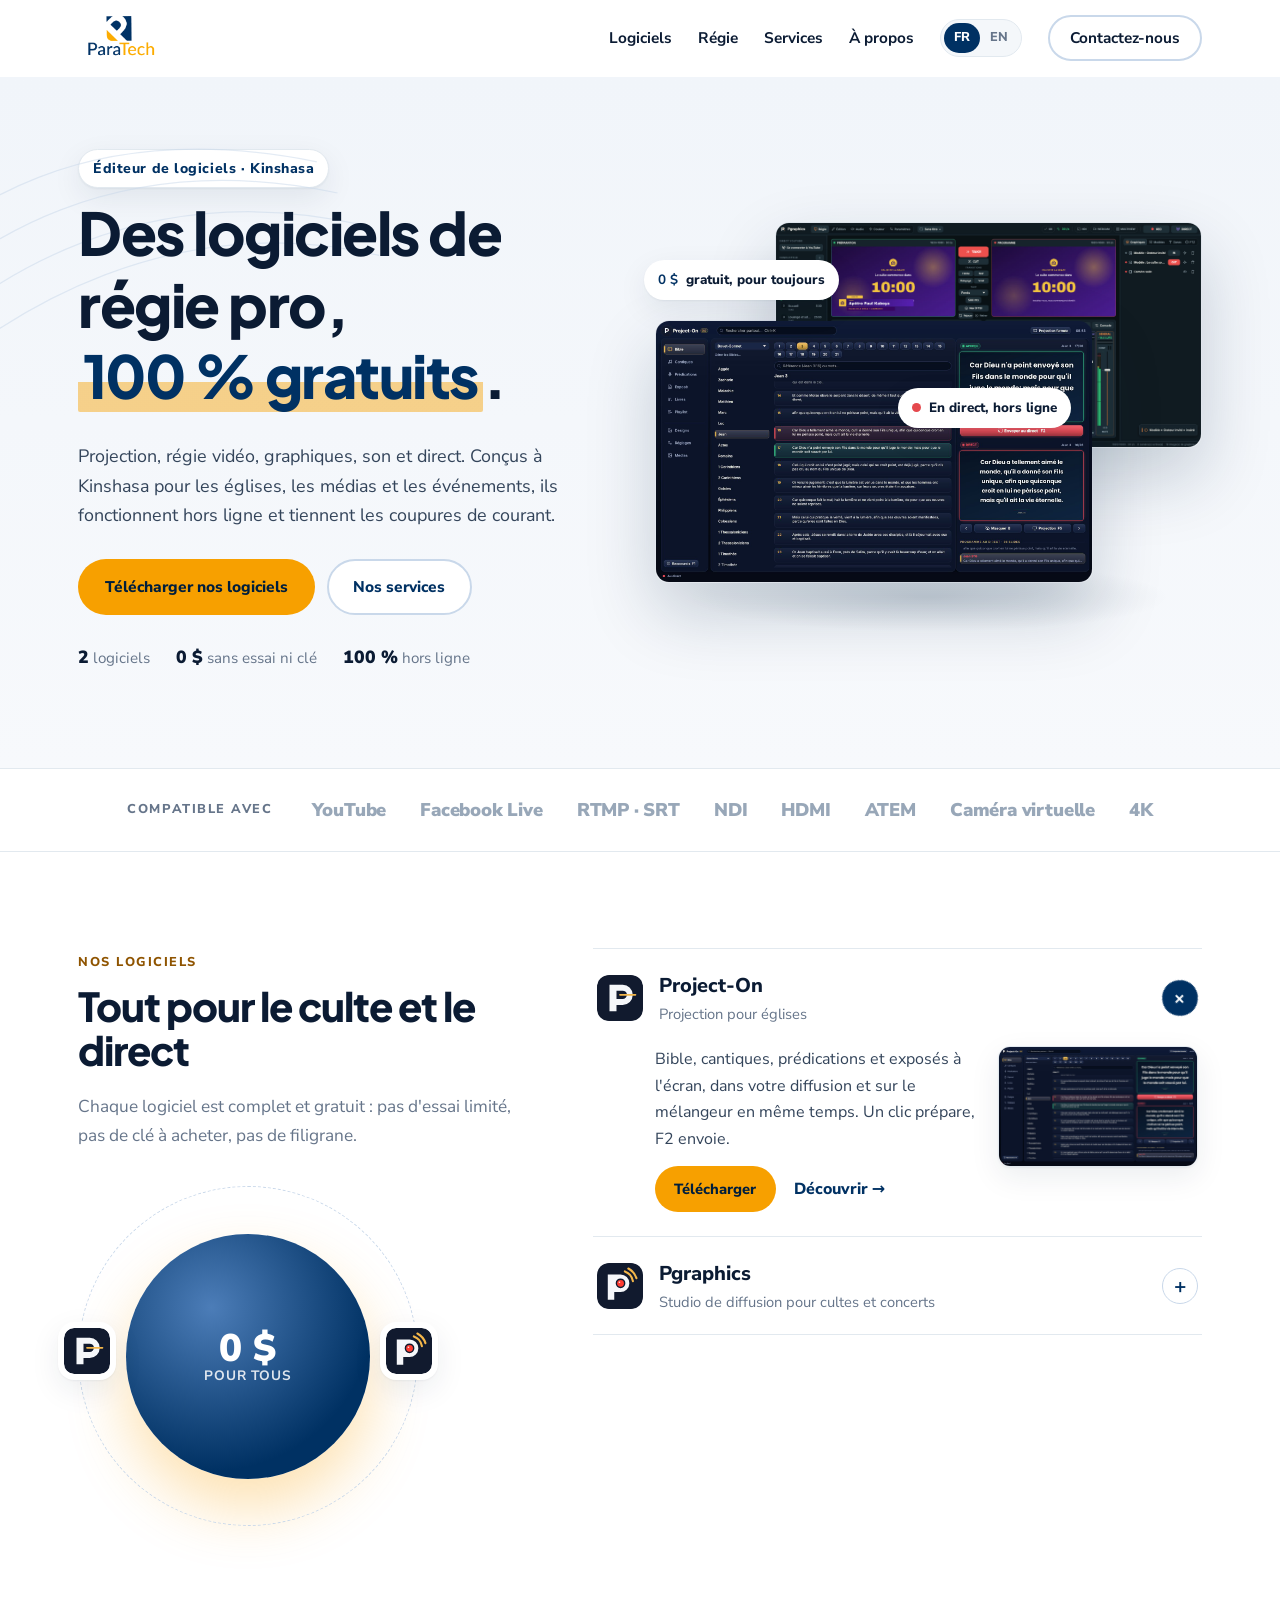
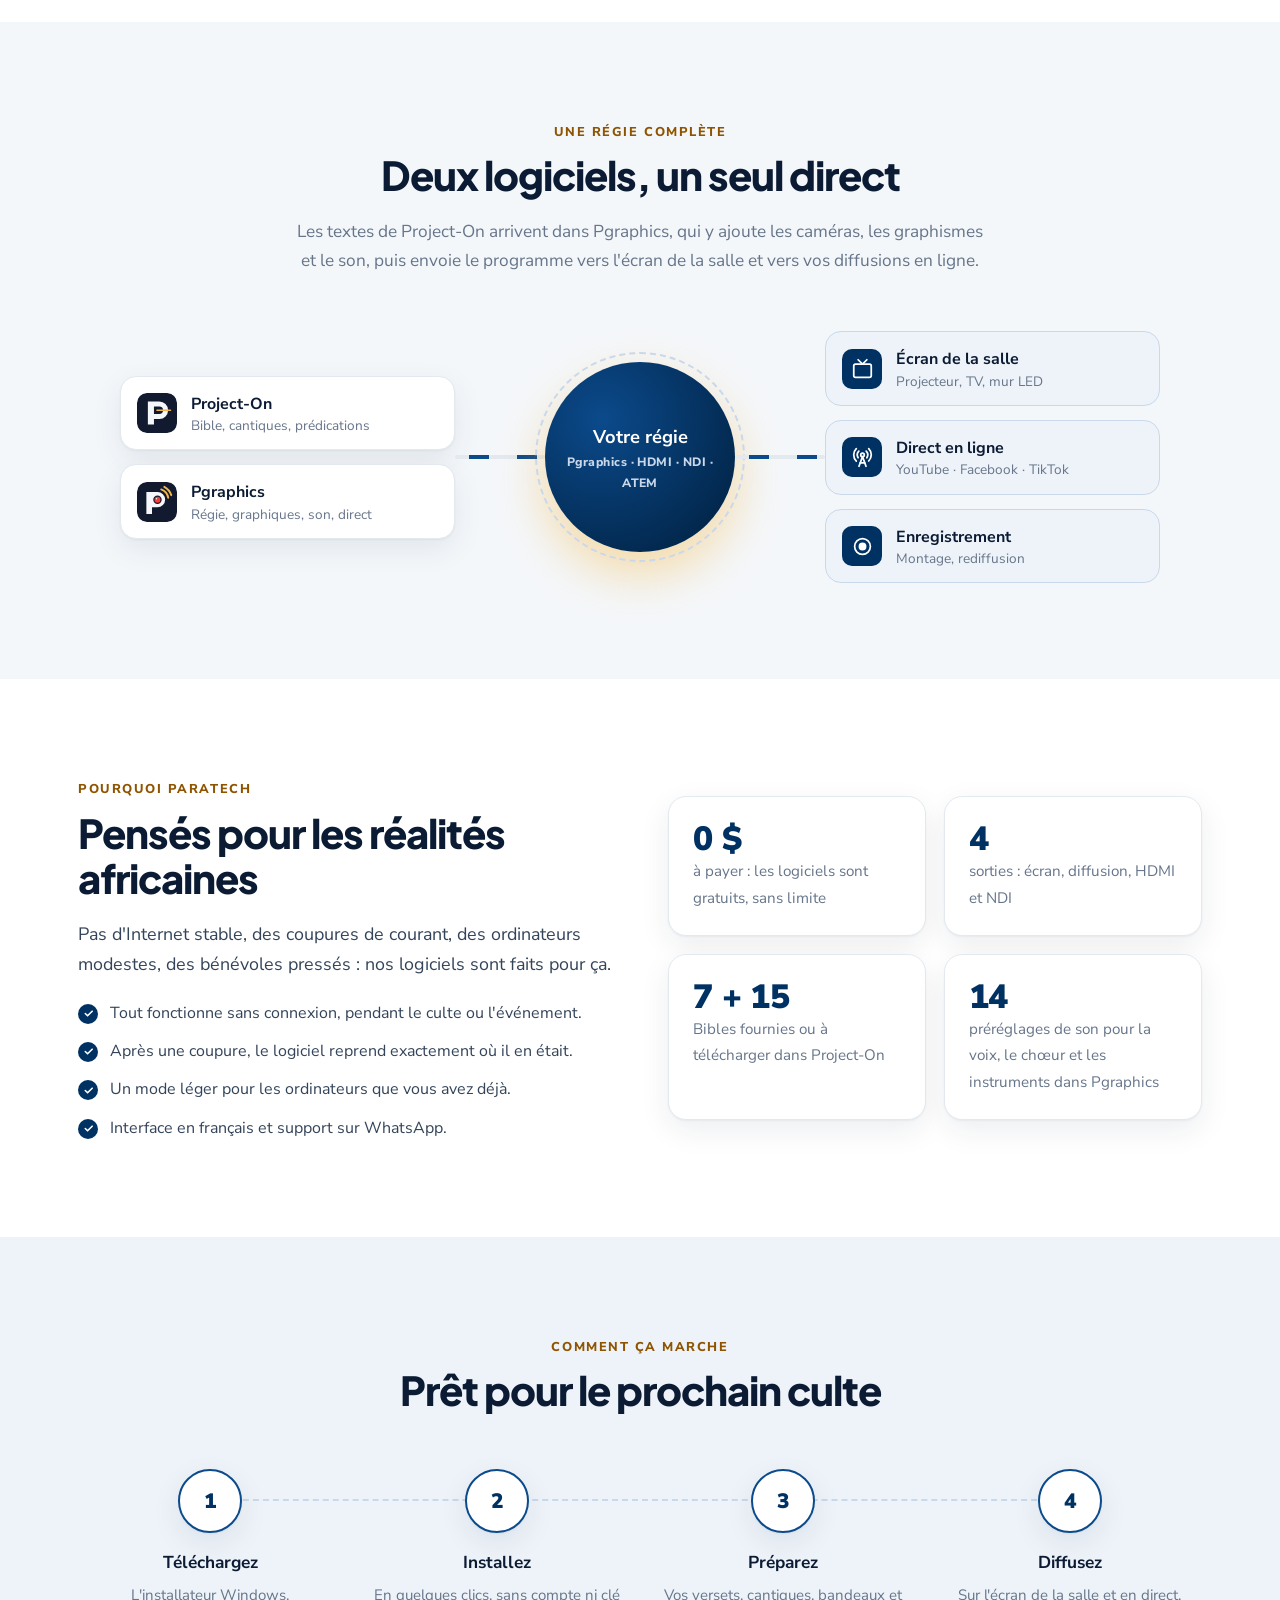
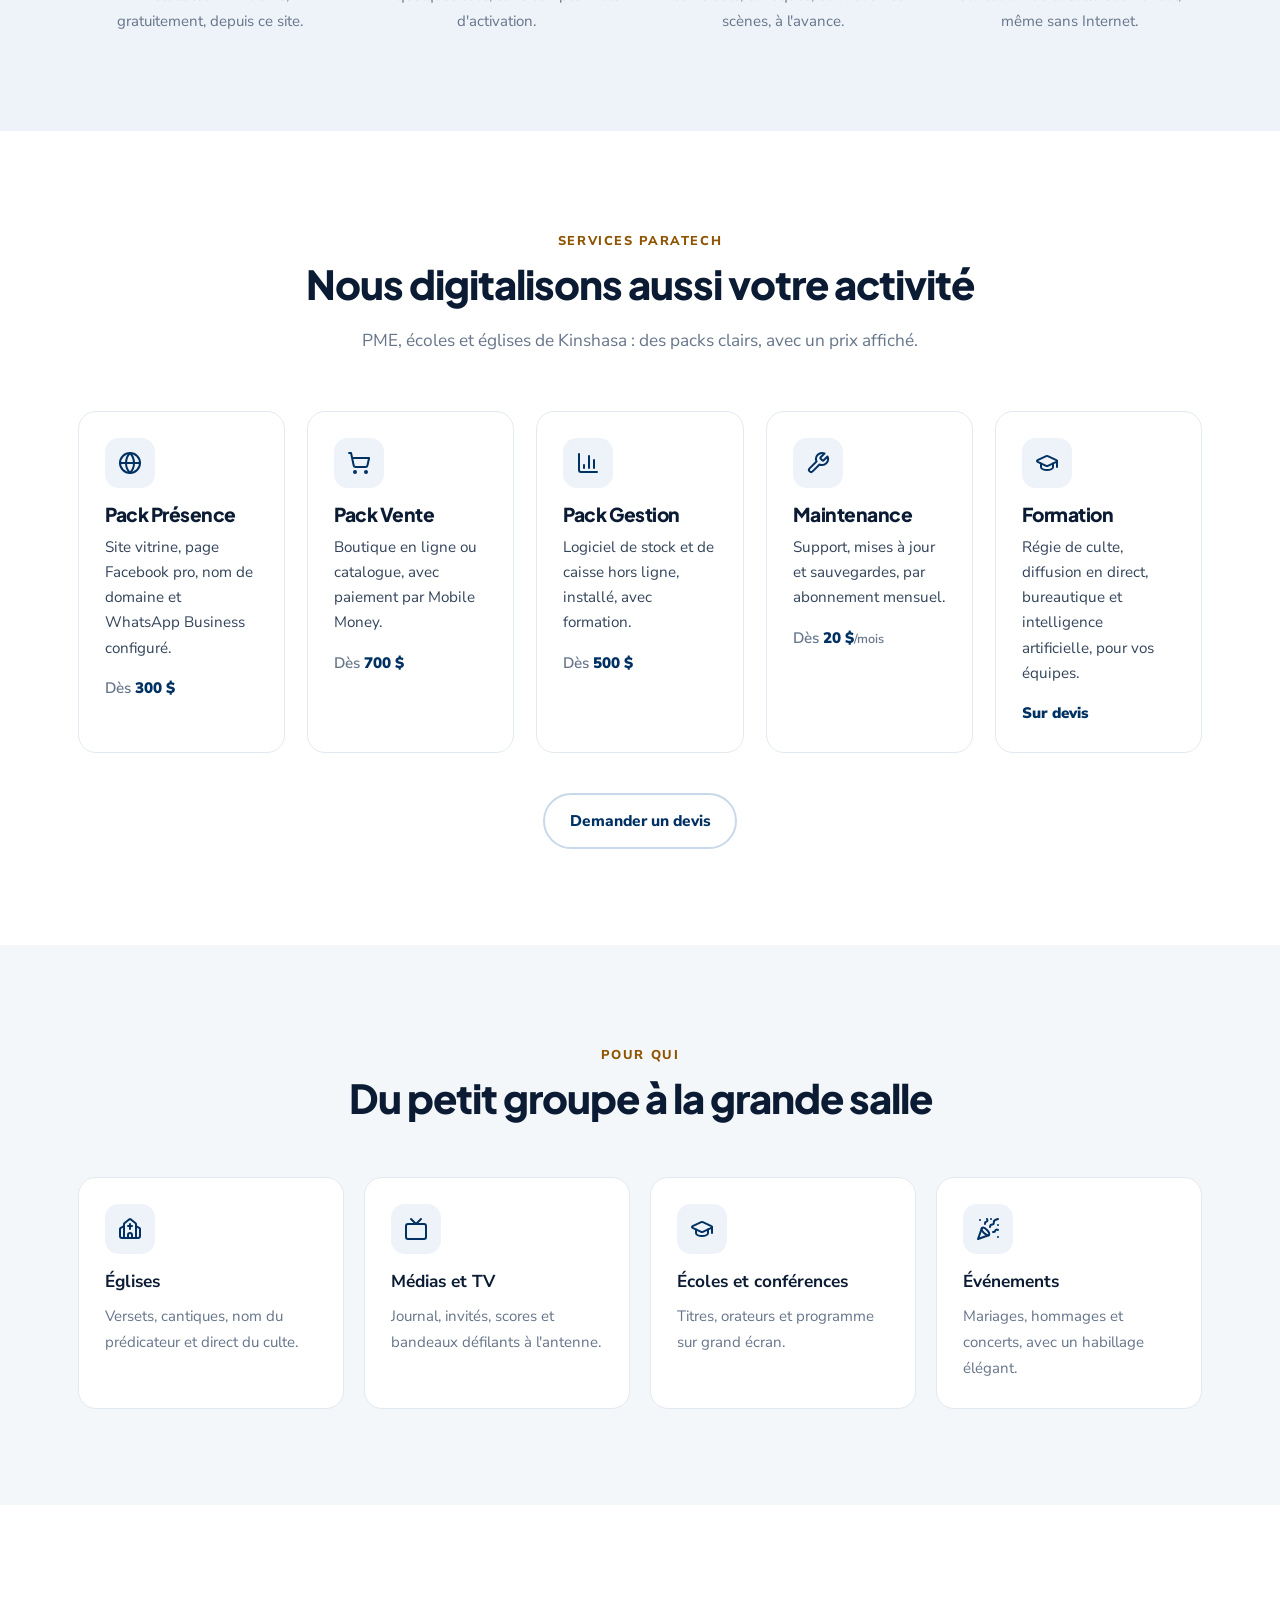
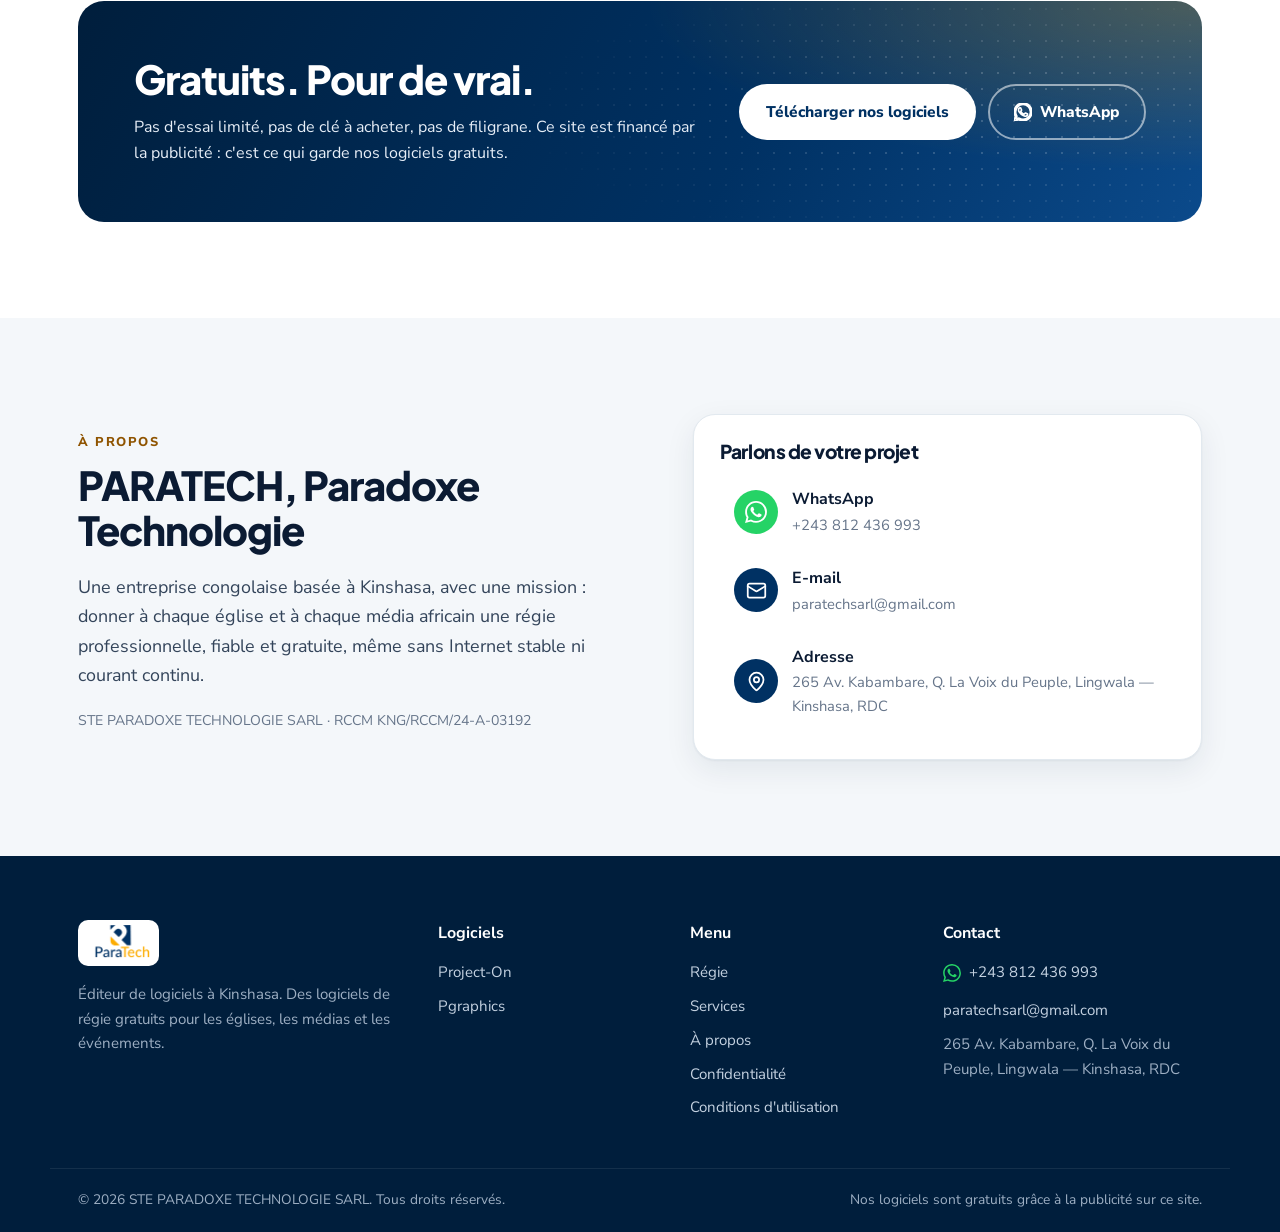
<file: index.html>
<!doctype html>
<html lang="fr" data-title-en="PARATECH — Free church software: projection, video switching and live streaming" data-description-en="Free software for churches and media, made in Kinshasa: Project-On (Bible and hymn projection) and Pgraphics (video switching, broadcast graphics, sound and YouTube live). Windows, offline, no key.">
<head>
  <meta charset="utf-8">
  <meta name="viewport" content="width=device-width, initial-scale=1">
  <title>Logiciels gratuits pour église : projection et régie vidéo | PARATECH</title>
  <meta name="description" content="Logiciels gratuits pour églises et médias, conçus à Kinshasa : Project-On (projection Bible et cantiques) et Pgraphics (régie vidéo, son, direct YouTube).">
  <link rel="canonical" href="https://paratechsarl.com/">
  <meta property="og:type" content="website">
  <meta property="og:site_name" content="PARATECH">
  <meta property="og:locale" content="fr_FR">
  <meta property="og:url" content="https://paratechsarl.com/">
  <meta property="og:title" content="Logiciels gratuits pour église : projection, régie vidéo et direct">
  <meta property="og:description" content="Project-On et Pgraphics : projection, régie vidéo, graphiques, son et direct YouTube. Conçus à Kinshasa, gratuits, hors ligne.">
  <meta property="og:image" content="https://paratechsarl.com/assets/img/projecton/pc3-bible.jpg">
  <meta name="twitter:card" content="summary_large_image">
  <link rel="icon" type="image/png" sizes="48x48" href="assets/img/favicon-48.png">
  <link rel="icon" type="image/png" sizes="192x192" href="assets/img/favicon-192.png">
  <link rel="apple-touch-icon" href="assets/img/apple-touch-icon.png">
  <script type="application/ld+json">
  {
    "@context": "https://schema.org",
    "@graph": [
      {
        "@type": "Organization",
        "@id": "https://paratechsarl.com/#organisation",
        "name": "PARATECH",
        "alternateName": ["Paradoxe Technologie", "ParaTech SARL"],
        "legalName": "STE PARADOXE TECHNOLOGIE SARL",
        "url": "https://paratechsarl.com/",
        "logo": "https://paratechsarl.com/assets/img/paratech-logo.png",
        "email": "paratechsarl@gmail.com",
        "telephone": "+243812436993",
        "address": {
          "@type": "PostalAddress",
          "streetAddress": "265 Av. Kabambare, Q. La Voix du Peuple, Lingwala",
          "addressLocality": "Kinshasa",
          "addressCountry": "CD"
        },
        "areaServed": "Africa",
        "knowsAbout": ["logiciel de projection pour église", "régie vidéo", "diffusion en direct", "habillage graphique", "console de son"]
      },
      {
        "@type": "WebSite",
        "@id": "https://paratechsarl.com/#site",
        "url": "https://paratechsarl.com/",
        "name": "PARATECH",
        "inLanguage": "fr",
        "publisher": { "@id": "https://paratechsarl.com/#organisation" }
      }
    ]
  }
  </script>
  <link rel="preconnect" href="https://fonts.googleapis.com">
  <link rel="preconnect" href="https://fonts.gstatic.com" crossorigin>
  <link href="https://fonts.googleapis.com/css2?family=Nunito+Sans:opsz,wght@6..12,400;6..12,600;6..12,700;6..12,800;6..12,900&family=Plus+Jakarta+Sans:wght@700;800&display=swap" rel="stylesheet">
  <link rel="stylesheet" href="assets/css/style.css?v=20261028">
</head>
<body>

<header class="site-header" id="top">
  <div class="container header-inner">
    <a href="index.html" class="brand" aria-label="PARATECH — accueil"><img src="assets/img/paratech-logo.png" alt="PARATECH" width="120" height="66"></a>
    <button class="nav-toggle" aria-label="Menu" aria-expanded="false"><span></span><span></span><span></span></button>
    <nav class="nav" aria-label="Navigation principale">
      <a href="index.html#logiciels" data-i18n="nav.software">Logiciels</a>
      <a href="index.html#regie" data-i18n="nav.regie">Régie</a>
      <a href="index.html#services" data-i18n="nav.services">Services</a>
      <a href="index.html#apropos" data-i18n="nav.about">À propos</a>
      <button class="lang-switch" type="button" aria-label="Changer de langue / Switch language"><span data-lang="fr">FR</span><span data-lang="en">EN</span></button>
      <a href="index.html#contact" class="btn btn-ghost" data-i18n="nav.contact">Contactez-nous</a>
    </nav>
  </div>
  <span class="scroll-progress" aria-hidden="true"></span>
</header>

<main>

  <!-- HÉROS -->
  <section class="hero">
    <svg class="curves" viewBox="0 0 500 500" aria-hidden="true"><path d="M-40 300C60 140 220 80 420 120"/><path d="M-40 340C80 170 250 110 440 150"/><path d="M-40 380C100 200 280 140 460 180"/><path d="M-40 420C120 230 310 170 480 210"/></svg>
    <div class="container hero-grid">
      <div class="hero-copy">
        <p class="eyebrow pill" data-i18n="hero.eyebrow">Éditeur de logiciels · Kinshasa</p>
        <h1 class="split" data-i18n="hero.title">Des logiciels de régie pro, <span class="accent">100 % gratuits</span>.</h1>
        <p class="lead" data-i18n="hero.lead">Projection, régie vidéo, graphiques, son et direct. Conçus à Kinshasa pour les églises, les médias et les événements, ils fonctionnent hors ligne et tiennent les coupures de courant.</p>
        <div class="hero-actions">
          <a href="#logiciels" class="btn btn-primary" data-i18n="hero.cta1">Télécharger nos logiciels</a>
          <a href="#services" class="btn btn-ghost" data-i18n="hero.cta2">Nos services</a>
        </div>
        <ul class="hero-facts">
          <li><strong data-count="2">2</strong> <span data-i18n="hero.f1">logiciels</span></li>
          <li><strong>0 $</strong> <span data-i18n="hero.f2">sans essai ni clé</span></li>
          <li><strong><span data-count="100">100</span> %</strong> <span data-i18n="hero.f3">hors ligne</span></li>
        </ul>
      </div>
      <div class="hero-visual" aria-hidden="true">
        <div class="stack">
          <img class="stack-back" src="assets/img/pgraphics/pg-regie-030.jpg" alt="" width="1920" height="1009">
          <img class="stack-front" src="assets/img/projecton/pc3-bible.jpg" alt="" width="1600" height="960">
          <span class="chip chip-free"><b>0 $</b> <span data-i18n="hero.chip1">gratuit, pour toujours</span></span>
          <span class="chip chip-offline"><span class="dot live"></span> <span data-i18n="hero.chip2">En direct, hors ligne</span></span>
        </div>
      </div>
    </div>
  </section>

  <!-- COMPATIBLE AVEC -->
  <div class="logo-strip">
    <div class="container">
      <p data-i18n="strip.title">Compatible avec</p>
      <ul>
        <li>YouTube</li><li>Facebook Live</li><li>RTMP · SRT</li><li>NDI</li><li>HDMI</li><li>ATEM</li><li data-en="Virtual camera">Caméra virtuelle</li><li>4K</li>
      </ul>
    </div>
  </div>

  <!-- LOGICIELS -->
  <section class="section" id="logiciels">
    <div class="container software">
      <div class="software-intro">
        <p class="eyebrow" data-i18n="cat.eyebrow">Nos logiciels</p>
        <h2 data-i18n="cat.title">Tout pour le culte et le direct</h2>
        <p class="section-sub" data-i18n="cat.sub">Chaque logiciel est complet et gratuit : pas d'essai limité, pas de clé à acheter, pas de filigrane.</p>
        <div class="orbit" aria-hidden="true">
          <img src="assets/img/projecton-icon.svg" alt="">
          <img src="assets/img/pgraphics-icon.svg" alt="">
          <span>0 $<small data-i18n="cat.orbit">pour tous</small></span>
        </div>
      </div>

      <div class="accordion">
        <details open>
          <summary><img src="assets/img/projecton-icon.svg" alt=""><span class="acc-title"><b>Project-On</b><small data-i18n="p.po.kicker">Projection pour églises</small></span></summary>
          <div class="acc-body">
            <div>
              <p data-i18n="p.po.desc">Bible, cantiques, prédications et exposés à l'écran, dans votre diffusion et sur le mélangeur en même temps. Un clic prépare, F2 envoie.</p>
              <div class="acc-actions">
                <a class="btn btn-primary" data-dl="projecton" href="#" data-i18n="common.download">Télécharger</a>
                <a class="link-arrow" href="project-on.html" data-i18n="common.discover">Découvrir</a>
              </div>
            </div>
            <img src="assets/img/projecton/pc3-bible.jpg" alt="Project-On : Bible, aperçu et direct" loading="lazy" width="1600" height="960">
          </div>
        </details>
        <details>
          <summary><img src="assets/img/pgraphics-icon.svg" alt=""><span class="acc-title"><b>Pgraphics</b><small data-i18n="p.pg.kicker">Studio de diffusion pour cultes et concerts</small></span></summary>
          <div class="acc-body">
            <div>
              <p data-i18n="p.pg.desc">Régie vidéo, graphiques animés, console de son professionnelle et direct YouTube dans un seul logiciel : vous préparez, vous envoyez à l'antenne, vous enregistrez et diffusez en même temps.</p>
              <div class="acc-actions">
                <a class="btn btn-primary" data-dl="pgraphics" href="#" data-i18n="common.download">Télécharger</a>
                <a class="link-arrow" href="pgraphics.html" data-i18n="common.discover">Découvrir</a>
              </div>
            </div>
            <img src="assets/img/pgraphics/pg-regie-030.jpg" alt="Pgraphics : la Régie avec le conducteur du culte, la préparation, le programme et la console" loading="lazy" width="1920" height="1009">
          </div>
        </details>
      </div>
    </div>
  </section>

  <div class="ad-slot" data-ad="home1"></div>

  <!-- RÉGIE -->
  <section class="section section-soft" id="regie">
    <div class="container">
      <div class="section-head">
        <p class="eyebrow" data-i18n="eco.eyebrow">Une régie complète</p>
        <h2 data-i18n="eco.title">Deux logiciels, un seul direct</h2>
        <p class="section-sub" data-i18n="eco.sub">Les textes de Project-On arrivent dans Pgraphics, qui y ajoute les caméras, les graphismes et le son, puis envoie le programme vers l'écran de la salle et vers vos diffusions en ligne.</p>
      </div>
      <div class="flow">
        <div class="flow-col">
          <a href="project-on.html" class="flow-node"><img src="assets/img/projecton-icon.svg" alt="" width="40" height="40"><span><b>Project-On</b><small data-i18n="eco.n1">Bible, cantiques, prédications</small></span></a>
          <a href="pgraphics.html" class="flow-node"><img src="assets/img/pgraphics-icon.svg" alt="" width="40" height="40"><span><b>Pgraphics</b><small data-i18n="eco.n2">Régie, graphiques, son, direct</small></span></a>
        </div>
        <div class="flow-link" aria-hidden="true"><i></i></div>
        <div class="flow-hub"><span class="hub-ring" aria-hidden="true"></span><b data-i18n="eco.hub">Votre régie</b><small>Pgraphics · HDMI · NDI · ATEM</small></div>
        <div class="flow-link" aria-hidden="true"><i></i></div>
        <div class="flow-col">
          <div class="flow-node out"><span class="out-ic" aria-hidden="true"><svg viewBox="0 0 24 24"><path d="m17 2-5 5-5-5" /> <rect width="20" height="15" x="2" y="7" rx="2" /></svg></span><span><b data-i18n="eco.o1">Écran de la salle</b><small data-i18n="eco.o1d">Projecteur, TV, mur LED</small></span></div>
          <div class="flow-node out"><span class="out-ic" aria-hidden="true"><svg viewBox="0 0 24 24"><path d="M4.9 16.1C1 12.2 1 5.8 4.9 1.9" /> <path d="M7.8 4.7a6.14 6.14 0 0 0-.8 7.5" /> <circle cx="12" cy="9" r="2" /> <path d="M16.2 4.8c2 2 2.26 5.11.8 7.47" /> <path d="M19.1 1.9a9.96 9.96 0 0 1 0 14.1" /> <path d="M9.5 18h5" /> <path d="m8 22 4-11 4 11" /></svg></span><span><b data-i18n="eco.o2">Direct en ligne</b><small>YouTube · Facebook · TikTok</small></span></div>
          <div class="flow-node out"><span class="out-ic" aria-hidden="true"><svg viewBox="0 0 24 24"><circle cx="12" cy="12" r="9" /><circle cx="12" cy="12" r="3.5" fill="currentColor" /></svg></span><span><b data-i18n="eco.o3">Enregistrement</b><small data-i18n="eco.o3d">Montage, rediffusion</small></span></div>
        </div>
      </div>
    </div>
  </section>

  <!-- POURQUOI -->
  <section class="section">
    <div class="container why">
      <div>
        <p class="eyebrow" data-i18n="why.eyebrow">Pourquoi PARATECH</p>
        <h2 data-i18n="why.title">Pensés pour les réalités africaines</h2>
        <p class="lead" data-i18n="why.lead">Pas d'Internet stable, des coupures de courant, des ordinateurs modestes, des bénévoles pressés : nos logiciels sont faits pour ça.</p>
        <ul class="checks">
          <li data-i18n="why.c1">Tout fonctionne sans connexion, pendant le culte ou l'événement.</li>
          <li data-i18n="why.c2">Après une coupure, le logiciel reprend exactement où il en était.</li>
          <li data-i18n="why.c3">Un mode léger pour les ordinateurs que vous avez déjà.</li>
          <li data-i18n="why.c4">Interface en français et support sur WhatsApp.</li>
        </ul>
      </div>
      <div class="why-cards">
        <div class="why-card"><b>0 $</b><span data-i18n="why.s1">à payer : les logiciels sont gratuits, sans limite</span></div>
        <div class="why-card"><b>4</b><span data-i18n="why.s2">sorties : écran, diffusion, HDMI et NDI</span></div>
        <div class="why-card"><b>7 + 15</b><span data-i18n="why.s3">Bibles fournies ou à télécharger dans Project-On</span></div>
        <div class="why-card"><b>14</b><span data-i18n="why.s4">préréglages de son pour la voix, le chœur et les instruments dans Pgraphics</span></div>
      </div>
    </div>
  </section>

  <!-- COMMENT ÇA MARCHE -->
  <section class="section section-sky">
    <div class="container">
      <div class="section-head">
        <p class="eyebrow" data-i18n="how.eyebrow">Comment ça marche</p>
        <h2 data-i18n="how.title">Prêt pour le prochain culte</h2>
      </div>
      <ol class="process">
        <li><b data-i18n="how.t1">Téléchargez</b><span data-i18n="how.d1">L'installateur Windows, gratuitement, depuis ce site.</span></li>
        <li><b data-i18n="how.t2">Installez</b><span data-i18n="how.d2">En quelques clics, sans compte ni clé d'activation.</span></li>
        <li><b data-i18n="how.t3">Préparez</b><span data-i18n="how.d3">Vos versets, cantiques, bandeaux et scènes, à l'avance.</span></li>
        <li><b data-i18n="how.t4">Diffusez</b><span data-i18n="how.d4">Sur l'écran de la salle et en direct, même sans Internet.</span></li>
      </ol>
    </div>
  </section>

  <!-- SERVICES -->
  <section class="section" id="services">
    <div class="container">
      <div class="section-head">
        <p class="eyebrow" data-i18n="svc.eyebrow">Services PARATECH</p>
        <h2 data-i18n="svc.title">Nous digitalisons aussi votre activité</h2>
        <p class="section-sub" data-i18n="svc.sub">PME, écoles et églises de Kinshasa : des packs clairs, avec un prix affiché.</p>
      </div>
      <div class="service-grid">
        <div class="service">
          <div class="svc-icon" aria-hidden="true"><svg viewBox="0 0 24 24"><circle cx="12" cy="12" r="10" /> <path d="M12 2a14.5 14.5 0 0 0 0 20 14.5 14.5 0 0 0 0-20" /> <path d="M2 12h20" /></svg></div>
          <h3 data-i18n="svc.s1">Pack Présence</h3>
          <p data-i18n="svc.s1d">Site vitrine, page Facebook pro, nom de domaine et WhatsApp Business configuré.</p>
          <p class="svc-price"><span data-i18n="common.from">Dès</span> 300 $</p>
        </div>
        <div class="service">
          <div class="svc-icon" aria-hidden="true"><svg viewBox="0 0 24 24"><circle cx="8" cy="21" r="1" /> <circle cx="19" cy="21" r="1" /> <path d="M2.05 2.05h2l2.66 12.42a2 2 0 0 0 2 1.58h9.78a2 2 0 0 0 1.95-1.57l1.65-7.43H5.12" /></svg></div>
          <h3 data-i18n="svc.s2">Pack Vente</h3>
          <p data-i18n="svc.s2d">Boutique en ligne ou catalogue, avec paiement par Mobile Money.</p>
          <p class="svc-price"><span data-i18n="common.from">Dès</span> 700 $</p>
        </div>
        <div class="service">
          <div class="svc-icon" aria-hidden="true"><svg viewBox="0 0 24 24"><path d="M3 3v16a2 2 0 0 0 2 2h16" /> <path d="M18 17V9" /> <path d="M13 17V5" /> <path d="M8 17v-3" /></svg></div>
          <h3 data-i18n="svc.s3">Pack Gestion</h3>
          <p data-i18n="svc.s3d">Logiciel de stock et de caisse hors ligne, installé, avec formation.</p>
          <p class="svc-price"><span data-i18n="common.from">Dès</span> 500 $</p>
        </div>
        <div class="service">
          <div class="svc-icon" aria-hidden="true"><svg viewBox="0 0 24 24"><path d="M14.7 6.3a1 1 0 0 0 0 1.4l1.6 1.6a1 1 0 0 0 1.4 0l3.77-3.77a6 6 0 0 1-7.94 7.94l-6.91 6.91a2.12 2.12 0 0 1-3-3l6.91-6.91a6 6 0 0 1 7.94-7.94l-3.76 3.76z" /></svg></div>
          <h3 data-i18n="svc.s4">Maintenance</h3>
          <p data-i18n="svc.s4d">Support, mises à jour et sauvegardes, par abonnement mensuel.</p>
          <p class="svc-price"><span data-i18n="common.from">Dès</span> 20 $<small data-i18n="common.month">/mois</small></p>
        </div>
        <div class="service">
          <div class="svc-icon" aria-hidden="true"><svg viewBox="0 0 24 24"><path d="M21.42 10.922a1 1 0 0 0-.019-1.838L12.83 5.18a2 2 0 0 0-1.66 0L2.6 9.08a1 1 0 0 0 0 1.832l8.57 3.908a2 2 0 0 0 1.66 0z" /> <path d="M22 10v6" /> <path d="M6 12.5V16a6 3 0 0 0 12 0v-3.5" /></svg></div>
          <h3 data-i18n="svc.s5">Formation</h3>
          <p data-i18n="svc.s5d">Régie de culte, diffusion en direct, bureautique et intelligence artificielle, pour vos équipes.</p>
          <p class="svc-price" data-i18n="svc.s5p">Sur devis</p>
        </div>
      </div>
      <div class="center"><a class="btn btn-ghost" data-quote href="#" data-i18n="svc.cta">Demander un devis</a></div>
    </div>
  </section>

  <!-- POUR QUI -->
  <section class="section section-soft">
    <div class="container">
      <div class="section-head">
        <p class="eyebrow" data-i18n="aud.eyebrow">Pour qui</p>
        <h2 data-i18n="aud.title">Du petit groupe à la grande salle</h2>
      </div>
      <div class="audiences">
        <div class="audience"><div class="svc-icon" aria-hidden="true"><svg viewBox="0 0 24 24"><path d="M10 9h4" /> <path d="M12 7v5" /> <path d="M14 21v-3a2 2 0 0 0-4 0v3" /> <path d="m18 9 3.52 2.147a1 1 0 0 1 .48.854V19a2 2 0 0 1-2 2H4a2 2 0 0 1-2-2v-6.999a1 1 0 0 1 .48-.854L6 9" /> <path d="M6 21V7a1 1 0 0 1 .376-.782l5-3.999a1 1 0 0 1 1.249.001l5 4A1 1 0 0 1 18 7v14" /></svg></div><b data-i18n="aud.t1">Églises</b><span data-i18n="aud.d1">Versets, cantiques, nom du prédicateur et direct du culte.</span></div>
        <div class="audience"><div class="svc-icon" aria-hidden="true"><svg viewBox="0 0 24 24"><path d="m17 2-5 5-5-5" /> <rect width="20" height="15" x="2" y="7" rx="2" /></svg></div><b data-i18n="aud.t2">Médias et TV</b><span data-i18n="aud.d2">Journal, invités, scores et bandeaux défilants à l'antenne.</span></div>
        <div class="audience"><div class="svc-icon" aria-hidden="true"><svg viewBox="0 0 24 24"><path d="M21.42 10.922a1 1 0 0 0-.019-1.838L12.83 5.18a2 2 0 0 0-1.66 0L2.6 9.08a1 1 0 0 0 0 1.832l8.57 3.908a2 2 0 0 0 1.66 0z" /> <path d="M22 10v6" /> <path d="M6 12.5V16a6 3 0 0 0 12 0v-3.5" /></svg></div><b data-i18n="aud.t3">Écoles et conférences</b><span data-i18n="aud.d3">Titres, orateurs et programme sur grand écran.</span></div>
        <div class="audience"><div class="svc-icon" aria-hidden="true"><svg viewBox="0 0 24 24"><path d="M5.8 11.3 2 22l10.7-3.79" /> <path d="M4 3h.01" /> <path d="M22 8h.01" /> <path d="M15 2h.01" /> <path d="M22 20h.01" /> <path d="m22 2-2.24.75a2.9 2.9 0 0 0-1.96 3.12c.1.86-.57 1.63-1.45 1.63h-.38c-.86 0-1.6.6-1.76 1.44L14 10" /> <path d="m22 13-.82-.33c-.86-.34-1.82.2-1.98 1.11c-.11.7-.72 1.22-1.43 1.22H17" /> <path d="m11 2 .33.82c.34.86-.2 1.82-1.11 1.98C9.52 4.9 9 5.52 9 6.23V7" /> <path d="M11 13c1.93 1.93 2.83 4.17 2 5-.83.83-3.07-.07-5-2-1.93-1.93-2.83-4.17-2-5 .83-.83 3.07.07 5 2Z" /></svg></div><b data-i18n="aud.t4">Événements</b><span data-i18n="aud.d4">Mariages, hommages et concerts, avec un habillage élégant.</span></div>
      </div>
    </div>
  </section>

  <div class="ad-slot" data-ad="home2"></div>

  <!-- BANDEAU VERT -->
  <section class="section">
    <div class="container">
      <div class="cta-band">
        <div>
          <h2 data-i18n="cta.title">Gratuits. Pour de vrai.</h2>
          <p data-i18n="cta.sub">Pas d'essai limité, pas de clé à acheter, pas de filigrane. Ce site est financé par la publicité : c'est ce qui garde nos logiciels gratuits.</p>
        </div>
        <div class="hero-actions">
          <a class="btn btn-accent" href="#logiciels" data-i18n="hero.cta1">Télécharger nos logiciels</a>
          <a class="btn btn-ghost-light" data-contact="whatsapp" href="#" target="_blank" rel="noopener"><svg class="wa-logo" viewBox="0 0 24 24" aria-hidden="true"><path d="M17.472 14.382c-.297-.149-1.758-.867-2.03-.967-.273-.099-.471-.148-.67.15-.197.297-.767.966-.94 1.164-.173.199-.347.223-.644.075-.297-.15-1.255-.463-2.39-1.475-.883-.788-1.48-1.761-1.653-2.059-.173-.297-.018-.458.13-.606.134-.133.298-.347.446-.52.149-.174.198-.298.298-.497.099-.198.05-.371-.025-.52-.075-.149-.669-1.612-.916-2.207-.242-.579-.487-.5-.669-.51-.173-.008-.371-.01-.57-.01-.198 0-.52.074-.792.372-.272.297-1.04 1.016-1.04 2.479 0 1.462 1.065 2.875 1.213 3.074.149.198 2.096 3.2 5.077 4.487.709.306 1.262.489 1.694.625.712.227 1.36.195 1.871.118.571-.085 1.758-.719 2.006-1.413.248-.694.248-1.289.173-1.413-.074-.124-.272-.198-.57-.347m-5.421 7.403h-.004a9.87 9.87 0 01-5.031-1.378l-.361-.214-3.741.982.998-3.648-.235-.374a9.86 9.86 0 01-1.51-5.26c.001-5.45 4.436-9.884 9.888-9.884 2.64 0 5.122 1.03 6.988 2.898a9.825 9.825 0 012.893 6.994c-.003 5.45-4.437 9.884-9.885 9.884m8.413-18.297A11.815 11.815 0 0012.05 0C5.495 0 .16 5.335.157 11.892c0 2.096.547 4.142 1.588 5.945L.057 24l6.305-1.654a11.882 11.882 0 005.683 1.448h.005c6.554 0 11.89-5.335 11.893-11.893a11.821 11.821 0 00-3.48-8.413Z"/></svg> WhatsApp</a>
        </div>
      </div>
    </div>
  </section>

  <!-- À PROPOS / CONTACT -->
  <section class="section section-soft" id="apropos">
    <div class="container contact-grid" id="contact">
      <div>
        <p class="eyebrow" data-i18n="about.eyebrow">À propos</p>
        <h2 data-i18n="about.title">PARATECH, Paradoxe Technologie</h2>
        <p class="lead" data-i18n="about.lead">Une entreprise congolaise basée à Kinshasa, avec une mission : donner à chaque église et à chaque média africain une régie professionnelle, fiable et gratuite, même sans Internet stable ni courant continu.</p>
        <p class="legal-line"><span data-legal="company"></span> · RCCM <span data-legal="rccm"></span></p>
      </div>
      <div class="contact-card">
        <h3 data-i18n="contact.title">Parlons de votre projet</h3>
        <a class="contact-row" data-contact="whatsapp" href="#" target="_blank" rel="noopener"><span class="ci ci-wa" aria-hidden="true"></span><span><b>WhatsApp</b><small data-contact-text="phoneDisplay"></small></span></a>
        <a class="contact-row" data-contact="email" href="#"><span class="ci ci-mail" aria-hidden="true"></span><span><b>E-mail</b><small data-contact-text="email"></small></span></a>
        <div class="contact-row"><span class="ci ci-pin" aria-hidden="true"></span><span><b data-i18n="contact.address">Adresse</b><small data-contact-text="address"></small></span></div>
      </div>
    </div>
  </section>
</main>

<footer class="site-footer">
  <div class="container footer-grid">
    <div class="footer-brand">
      <img src="assets/img/paratech-logo.png" alt="PARATECH" width="90" height="50">
      <p data-i18n="footer.about">Éditeur de logiciels à Kinshasa. Des logiciels de régie gratuits pour les églises, les médias et les événements.</p>
      <div class="socials" data-social></div>
    </div>
    <div>
      <h4 data-i18n="footer.software">Logiciels</h4>
      <ul><li><a href="project-on.html">Project-On</a></li><li><a href="pgraphics.html">Pgraphics</a></li></ul>
    </div>
    <div>
      <h4 data-i18n="footer.menu">Menu</h4>
      <ul><li><a href="index.html#regie" data-i18n="nav.regie">Régie</a></li><li><a href="index.html#services" data-i18n="nav.services">Services</a></li><li><a href="index.html#apropos" data-i18n="nav.about">À propos</a></li><li><a href="confidentialite.html" data-i18n="footer.privacy">Confidentialité</a></li><li><a href="conditions.html" data-i18n="footer.terms">Conditions d'utilisation</a></li></ul>
    </div>
    <div>
      <h4 data-i18n="footer.contact">Contact</h4>
      <ul><li><a class="footer-wa" data-contact="whatsapp" href="#" target="_blank" rel="noopener"><svg class="wa-logo" viewBox="0 0 24 24" aria-hidden="true"><path d="M17.472 14.382c-.297-.149-1.758-.867-2.03-.967-.273-.099-.471-.148-.67.15-.197.297-.767.966-.94 1.164-.173.199-.347.223-.644.075-.297-.15-1.255-.463-2.39-1.475-.883-.788-1.48-1.761-1.653-2.059-.173-.297-.018-.458.13-.606.134-.133.298-.347.446-.52.149-.174.198-.298.298-.497.099-.198.05-.371-.025-.52-.075-.149-.669-1.612-.916-2.207-.242-.579-.487-.5-.669-.51-.173-.008-.371-.01-.57-.01-.198 0-.52.074-.792.372-.272.297-1.04 1.016-1.04 2.479 0 1.462 1.065 2.875 1.213 3.074.149.198 2.096 3.2 5.077 4.487.709.306 1.262.489 1.694.625.712.227 1.36.195 1.871.118.571-.085 1.758-.719 2.006-1.413.248-.694.248-1.289.173-1.413-.074-.124-.272-.198-.57-.347m-5.421 7.403h-.004a9.87 9.87 0 01-5.031-1.378l-.361-.214-3.741.982.998-3.648-.235-.374a9.86 9.86 0 01-1.51-5.26c.001-5.45 4.436-9.884 9.888-9.884 2.64 0 5.122 1.03 6.988 2.898a9.825 9.825 0 012.893 6.994c-.003 5.45-4.437 9.884-9.885 9.884m8.413-18.297A11.815 11.815 0 0012.05 0C5.495 0 .16 5.335.157 11.892c0 2.096.547 4.142 1.588 5.945L.057 24l6.305-1.654a11.882 11.882 0 005.683 1.448h.005c6.554 0 11.89-5.335 11.893-11.893a11.821 11.821 0 00-3.48-8.413Z"/></svg><span data-contact-text="phoneDisplay"></span></a></li><li><a data-contact="email" href="#"><span data-contact-text="email"></span></a></li><li><span data-contact-text="address"></span></li></ul>
    </div>
  </div>
  <div class="container footer-bottom">
    <p>© <span data-year></span> <span data-legal="company"></span>. <span data-i18n="footer.rights">Tous droits réservés.</span></p>
    <p data-i18n="footer.ads">Nos logiciels sont gratuits grâce à la publicité sur ce site.</p>
  </div>
</footer>

<script src="assets/js/config.js?v=20261028"></script>
<script src="assets/js/i18n.js?v=20261028"></script>
<script src="assets/js/main.js?v=20261116"></script>
</body>
</html>
</file>
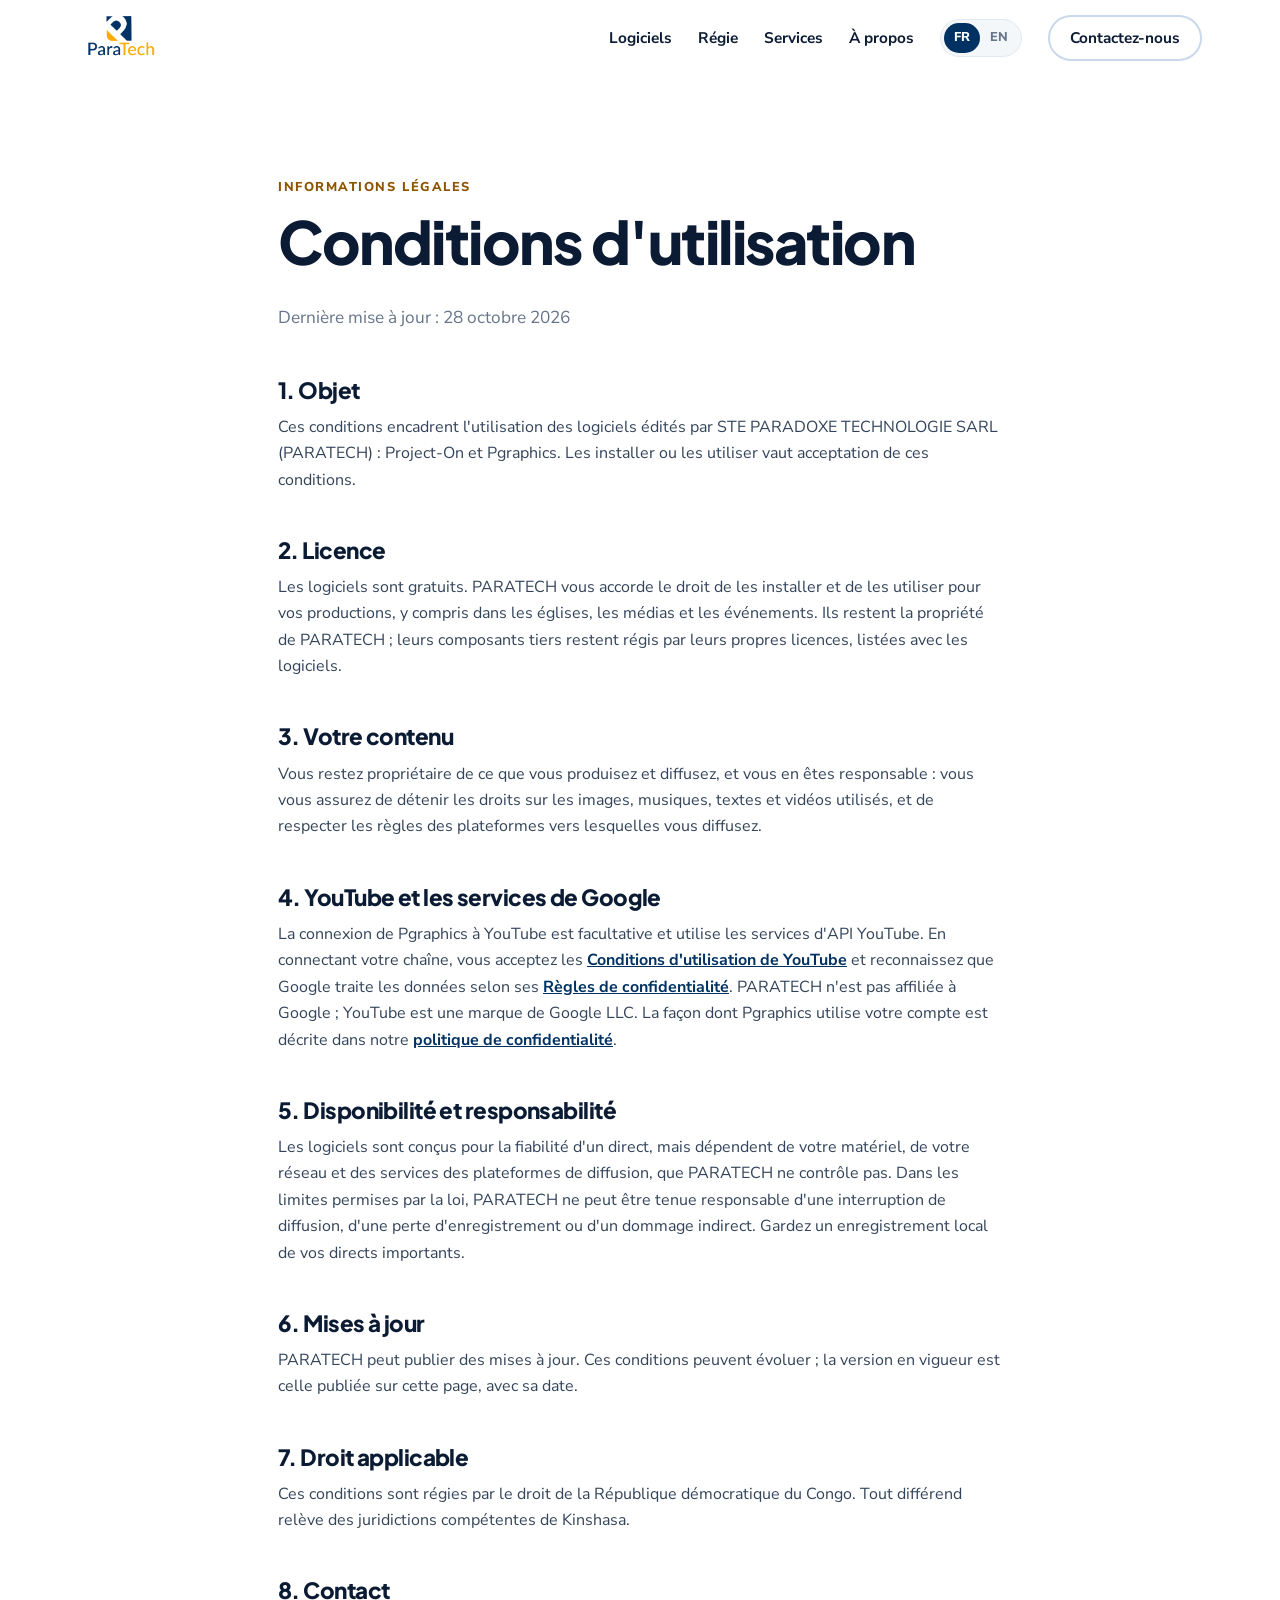
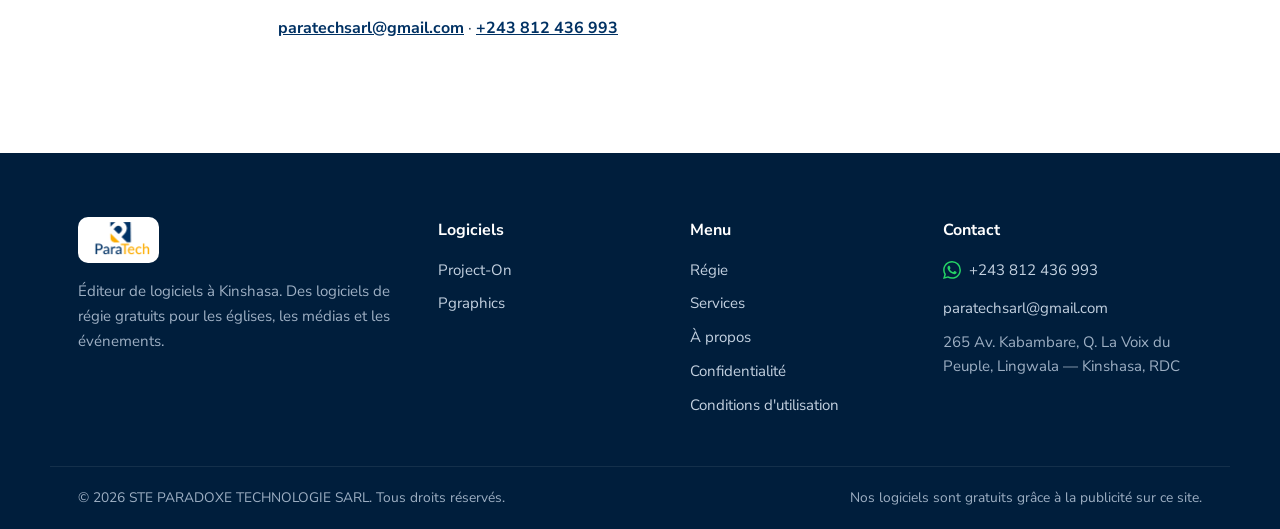
<file: conditions.html>
<!doctype html>
<html lang="fr" data-title-en="Terms of use | PARATECH">
<head>
  <meta charset="utf-8">
  <meta name="viewport" content="width=device-width, initial-scale=1">
  <title>Conditions d'utilisation | PARATECH</title>
  <meta name="description" content="Conditions d'utilisation des logiciels gratuits de PARATECH (Project-On, Pgraphics), dont la connexion de Pgraphics à YouTube.">
  <link rel="canonical" href="https://paratechsarl.com/conditions.html">
  <meta property="og:type" content="website">
  <meta property="og:site_name" content="PARATECH">
  <meta property="og:url" content="https://paratechsarl.com/conditions.html">
  <meta property="og:title" content="Conditions d'utilisation | PARATECH">
  <meta property="og:description" content="Conditions d'utilisation des logiciels gratuits de PARATECH (Project-On, Pgraphics).">
  <meta property="og:image" content="https://paratechsarl.com/assets/img/projecton/pc3-bible.jpg">
  <link rel="icon" type="image/png" sizes="48x48" href="assets/img/favicon-48.png">
  <link rel="apple-touch-icon" href="assets/img/apple-touch-icon.png">
  <link rel="preconnect" href="https://fonts.googleapis.com">
  <link rel="preconnect" href="https://fonts.gstatic.com" crossorigin>
  <link href="https://fonts.googleapis.com/css2?family=Nunito+Sans:opsz,wght@6..12,400;6..12,600;6..12,700;6..12,800;6..12,900&family=Plus+Jakarta+Sans:wght@700;800&display=swap" rel="stylesheet">
  <link rel="stylesheet" href="assets/css/style.css?v=20261028">
</head>
<body>

<header class="site-header" id="top">
  <div class="container header-inner">
    <a href="index.html" class="brand" aria-label="PARATECH — accueil"><img src="assets/img/paratech-logo.png" alt="PARATECH" width="120" height="66"></a>
    <button class="nav-toggle" aria-label="Menu" aria-expanded="false"><span></span><span></span><span></span></button>
    <nav class="nav" aria-label="Navigation principale">
      <a href="index.html#logiciels" data-i18n="nav.software">Logiciels</a>
      <a href="index.html#regie" data-i18n="nav.regie">Régie</a>
      <a href="index.html#services" data-i18n="nav.services">Services</a>
      <a href="index.html#apropos" data-i18n="nav.about">À propos</a>
      <button class="lang-switch" type="button" aria-label="Changer de langue / Switch language"><span data-lang="fr">FR</span><span data-lang="en">EN</span></button>
      <a href="index.html#contact" class="btn btn-ghost" data-i18n="nav.contact">Contactez-nous</a>
    </nav>
  </div>
  <span class="scroll-progress" aria-hidden="true"></span>
</header>

<main>
  <section class="section">
    <div class="container prose">
      <p class="eyebrow" data-en="Legal">Informations légales</p>
      <h1 data-en="Terms of use">Conditions d'utilisation</h1>
      <p class="section-sub" data-en="Last updated: 28 October 2026">Dernière mise à jour : 28 octobre 2026</p>

      <h2 data-en="1. Purpose">1. Objet</h2>
      <p data-en="These terms govern the use of the software published by STE PARADOXE TECHNOLOGIE SARL (PARATECH): Project-On and Pgraphics. Installing or using them means you accept these terms.">Ces conditions encadrent l'utilisation des logiciels édités par STE PARADOXE TECHNOLOGIE SARL (PARATECH) : Project-On et Pgraphics. Les installer ou les utiliser vaut acceptation de ces conditions.</p>

      <h2 data-en="2. Licence">2. Licence</h2>
      <p data-en="The software is free. PARATECH grants you the right to install and use it for your productions, including in churches, media and events. It remains the property of PARATECH; its third-party components remain under their own licences, listed with the software.">Les logiciels sont gratuits. PARATECH vous accorde le droit de les installer et de les utiliser pour vos productions, y compris dans les églises, les médias et les événements. Ils restent la propriété de PARATECH ; leurs composants tiers restent régis par leurs propres licences, listées avec les logiciels.</p>

      <h2 data-en="3. Your content">3. Votre contenu</h2>
      <p data-en="You remain the owner of what you produce and broadcast, and you are responsible for it: you make sure you hold the rights to the images, music, texts and videos you use, and that you follow the rules of the platforms you stream to.">Vous restez propriétaire de ce que vous produisez et diffusez, et vous en êtes responsable : vous vous assurez de détenir les droits sur les images, musiques, textes et vidéos utilisés, et de respecter les règles des plateformes vers lesquelles vous diffusez.</p>

      <h2 data-en="4. YouTube and Google services">4. YouTube et les services de Google</h2>
      <p data-en="Connecting Pgraphics to YouTube is optional and uses YouTube API Services. By connecting your channel, you agree to the &lt;a href=&quot;https://www.youtube.com/t/terms&quot; target=&quot;_blank&quot; rel=&quot;noopener&quot;&gt;YouTube Terms of Service&lt;/a&gt; and acknowledge that Google processes data under the &lt;a href=&quot;https://policies.google.com/privacy&quot; target=&quot;_blank&quot; rel=&quot;noopener&quot;&gt;Google Privacy Policy&lt;/a&gt;. PARATECH is not affiliated with Google; YouTube is a trademark of Google LLC. How Pgraphics uses your account is described in our &lt;a href=&quot;confidentialite.html#pgraphics-google&quot;&gt;privacy policy&lt;/a&gt;.">La connexion de Pgraphics à YouTube est facultative et utilise les services d'API YouTube. En connectant votre chaîne, vous acceptez les <a href="https://www.youtube.com/t/terms" target="_blank" rel="noopener">Conditions d'utilisation de YouTube</a> et reconnaissez que Google traite les données selon ses <a href="https://policies.google.com/privacy" target="_blank" rel="noopener">Règles de confidentialité</a>. PARATECH n'est pas affiliée à Google ; YouTube est une marque de Google LLC. La façon dont Pgraphics utilise votre compte est décrite dans notre <a href="confidentialite.html#pgraphics-google">politique de confidentialité</a>.</p>

      <h2 data-en="5. Availability and liability">5. Disponibilité et responsabilité</h2>
      <p data-en="The software is built for the reliability of a live show, but depends on your hardware, your network and the services of streaming platforms, which PARATECH does not control. Within the limits allowed by law, PARATECH cannot be held liable for a broadcast interruption, a lost recording or indirect damage. Keep a local recording of your important lives.">Les logiciels sont conçus pour la fiabilité d'un direct, mais dépendent de votre matériel, de votre réseau et des services des plateformes de diffusion, que PARATECH ne contrôle pas. Dans les limites permises par la loi, PARATECH ne peut être tenue responsable d'une interruption de diffusion, d'une perte d'enregistrement ou d'un dommage indirect. Gardez un enregistrement local de vos directs importants.</p>

      <h2 data-en="6. Updates">6. Mises à jour</h2>
      <p data-en="PARATECH may publish updates. These terms may change; the version in force is the one published on this page, with its date.">PARATECH peut publier des mises à jour. Ces conditions peuvent évoluer ; la version en vigueur est celle publiée sur cette page, avec sa date.</p>

      <h2 data-en="7. Governing law">7. Droit applicable</h2>
      <p data-en="These terms are governed by the law of the Democratic Republic of the Congo. Any dispute falls under the competent courts of Kinshasa.">Ces conditions sont régies par le droit de la République démocratique du Congo. Tout différend relève des juridictions compétentes de Kinshasa.</p>

      <h2 data-en="8. Contact">8. Contact</h2>
      <p><a data-contact="email" href="#"><span data-contact-text="email"></span></a> · <a data-contact="whatsapp" href="#" target="_blank" rel="noopener"><span data-contact-text="phoneDisplay"></span></a></p>
    </div>
  </section>
</main>
<footer class="site-footer">
  <div class="container footer-grid">
    <div class="footer-brand">
      <img src="assets/img/paratech-logo.png" alt="PARATECH" width="90" height="50">
      <p data-i18n="footer.about">Éditeur de logiciels à Kinshasa. Des logiciels de régie gratuits pour les églises, les médias et les événements.</p>
      <div class="socials" data-social></div>
    </div>
    <div>
      <h4 data-i18n="footer.software">Logiciels</h4>
      <ul><li><a href="project-on.html">Project-On</a></li><li><a href="pgraphics.html">Pgraphics</a></li></ul>
    </div>
    <div>
      <h4 data-i18n="footer.menu">Menu</h4>
      <ul><li><a href="index.html#regie" data-i18n="nav.regie">Régie</a></li><li><a href="index.html#services" data-i18n="nav.services">Services</a></li><li><a href="index.html#apropos" data-i18n="nav.about">À propos</a></li><li><a href="confidentialite.html" data-i18n="footer.privacy">Confidentialité</a></li><li><a href="conditions.html" data-i18n="footer.terms">Conditions d'utilisation</a></li></ul>
    </div>
    <div>
      <h4 data-i18n="footer.contact">Contact</h4>
      <ul><li><a class="footer-wa" data-contact="whatsapp" href="#" target="_blank" rel="noopener"><svg class="wa-logo" viewBox="0 0 24 24" aria-hidden="true"><path d="M17.472 14.382c-.297-.149-1.758-.867-2.03-.967-.273-.099-.471-.148-.67.15-.197.297-.767.966-.94 1.164-.173.199-.347.223-.644.075-.297-.15-1.255-.463-2.39-1.475-.883-.788-1.48-1.761-1.653-2.059-.173-.297-.018-.458.13-.606.134-.133.298-.347.446-.52.149-.174.198-.298.298-.497.099-.198.05-.371-.025-.52-.075-.149-.669-1.612-.916-2.207-.242-.579-.487-.5-.669-.51-.173-.008-.371-.01-.57-.01-.198 0-.52.074-.792.372-.272.297-1.04 1.016-1.04 2.479 0 1.462 1.065 2.875 1.213 3.074.149.198 2.096 3.2 5.077 4.487.709.306 1.262.489 1.694.625.712.227 1.36.195 1.871.118.571-.085 1.758-.719 2.006-1.413.248-.694.248-1.289.173-1.413-.074-.124-.272-.198-.57-.347m-5.421 7.403h-.004a9.87 9.87 0 01-5.031-1.378l-.361-.214-3.741.982.998-3.648-.235-.374a9.86 9.86 0 01-1.51-5.26c.001-5.45 4.436-9.884 9.888-9.884 2.64 0 5.122 1.03 6.988 2.898a9.825 9.825 0 012.893 6.994c-.003 5.45-4.437 9.884-9.885 9.884m8.413-18.297A11.815 11.815 0 0012.05 0C5.495 0 .16 5.335.157 11.892c0 2.096.547 4.142 1.588 5.945L.057 24l6.305-1.654a11.882 11.882 0 005.683 1.448h.005c6.554 0 11.89-5.335 11.893-11.893a11.821 11.821 0 00-3.48-8.413Z"/></svg><span data-contact-text="phoneDisplay"></span></a></li><li><a data-contact="email" href="#"><span data-contact-text="email"></span></a></li><li><span data-contact-text="address"></span></li></ul>
    </div>
  </div>
  <div class="container footer-bottom">
    <p>© <span data-year></span> <span data-legal="company"></span>. <span data-i18n="footer.rights">Tous droits réservés.</span></p>
    <p data-i18n="footer.ads">Nos logiciels sont gratuits grâce à la publicité sur ce site.</p>
  </div>
</footer>

<script src="assets/js/config.js?v=20261028"></script>
<script src="assets/js/i18n.js?v=20261028"></script>
<script src="assets/js/main.js?v=20261116"></script>
</body>
</html>
</file>
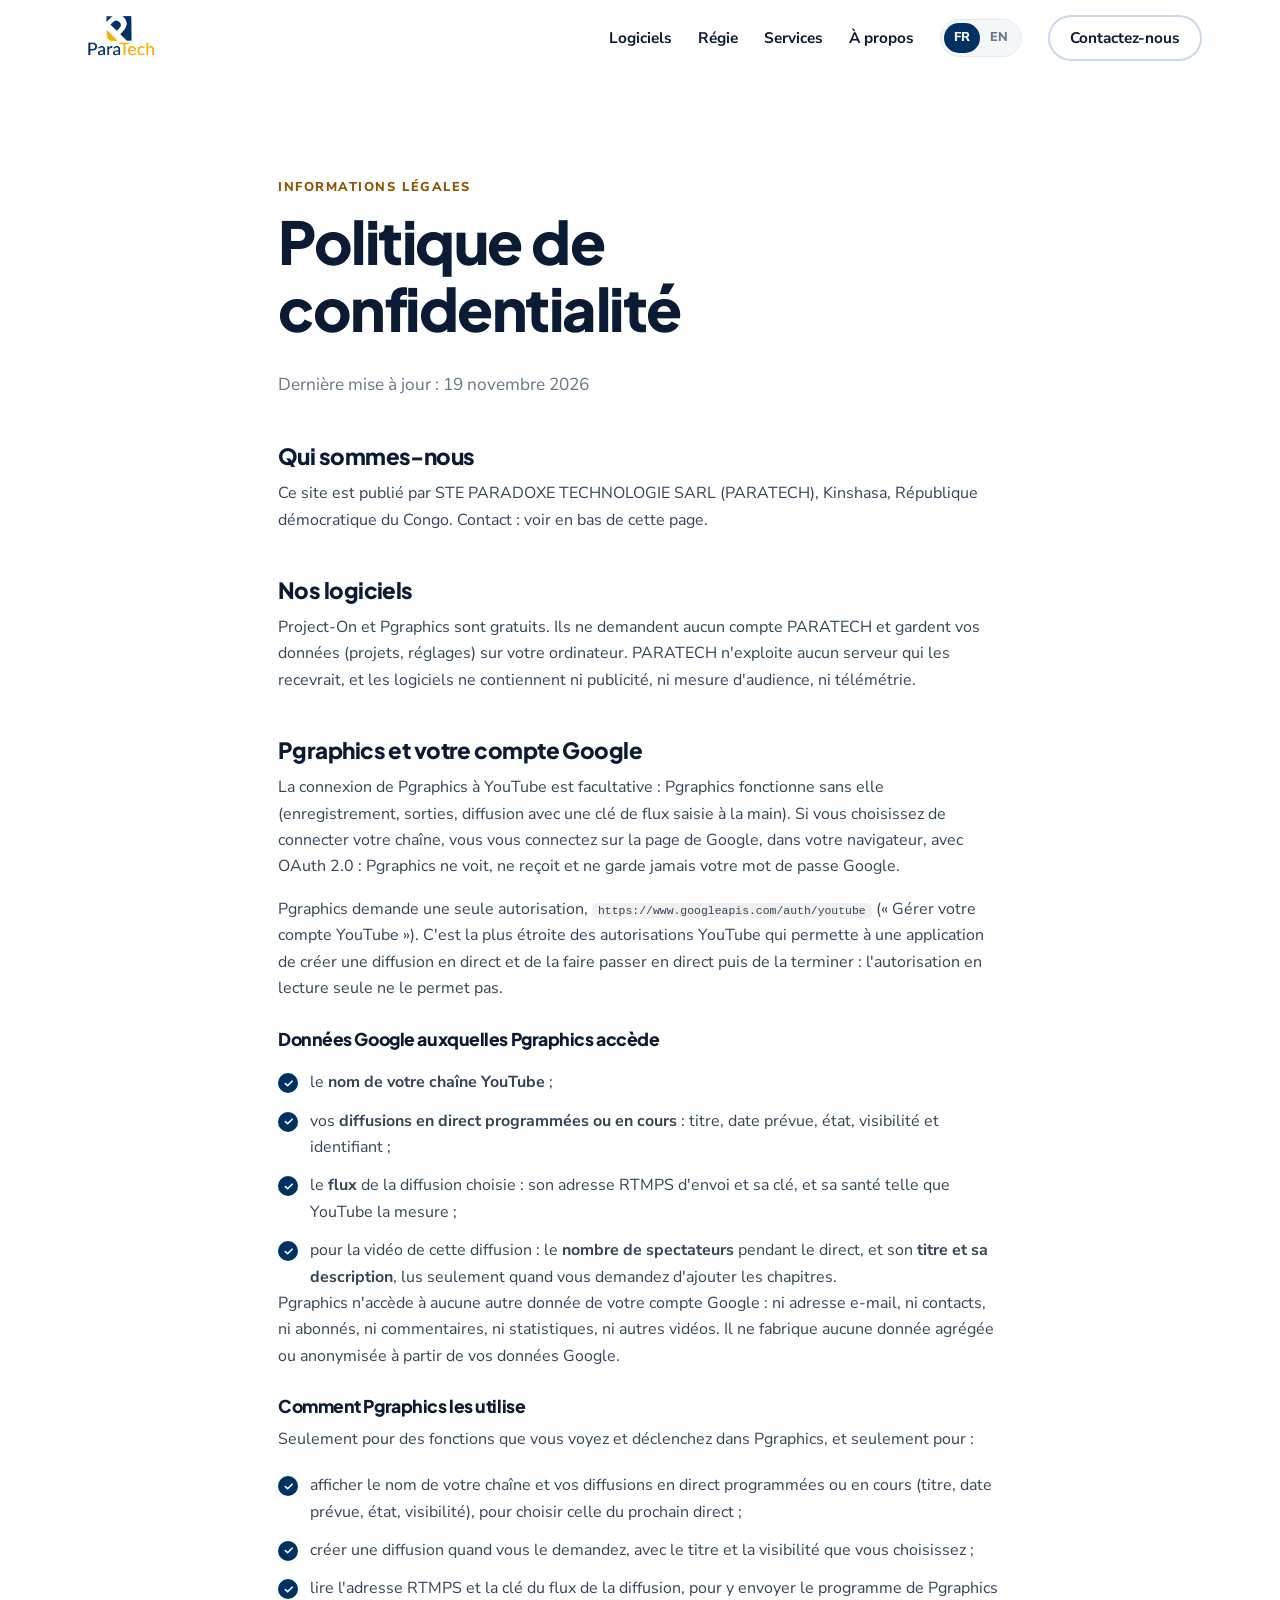
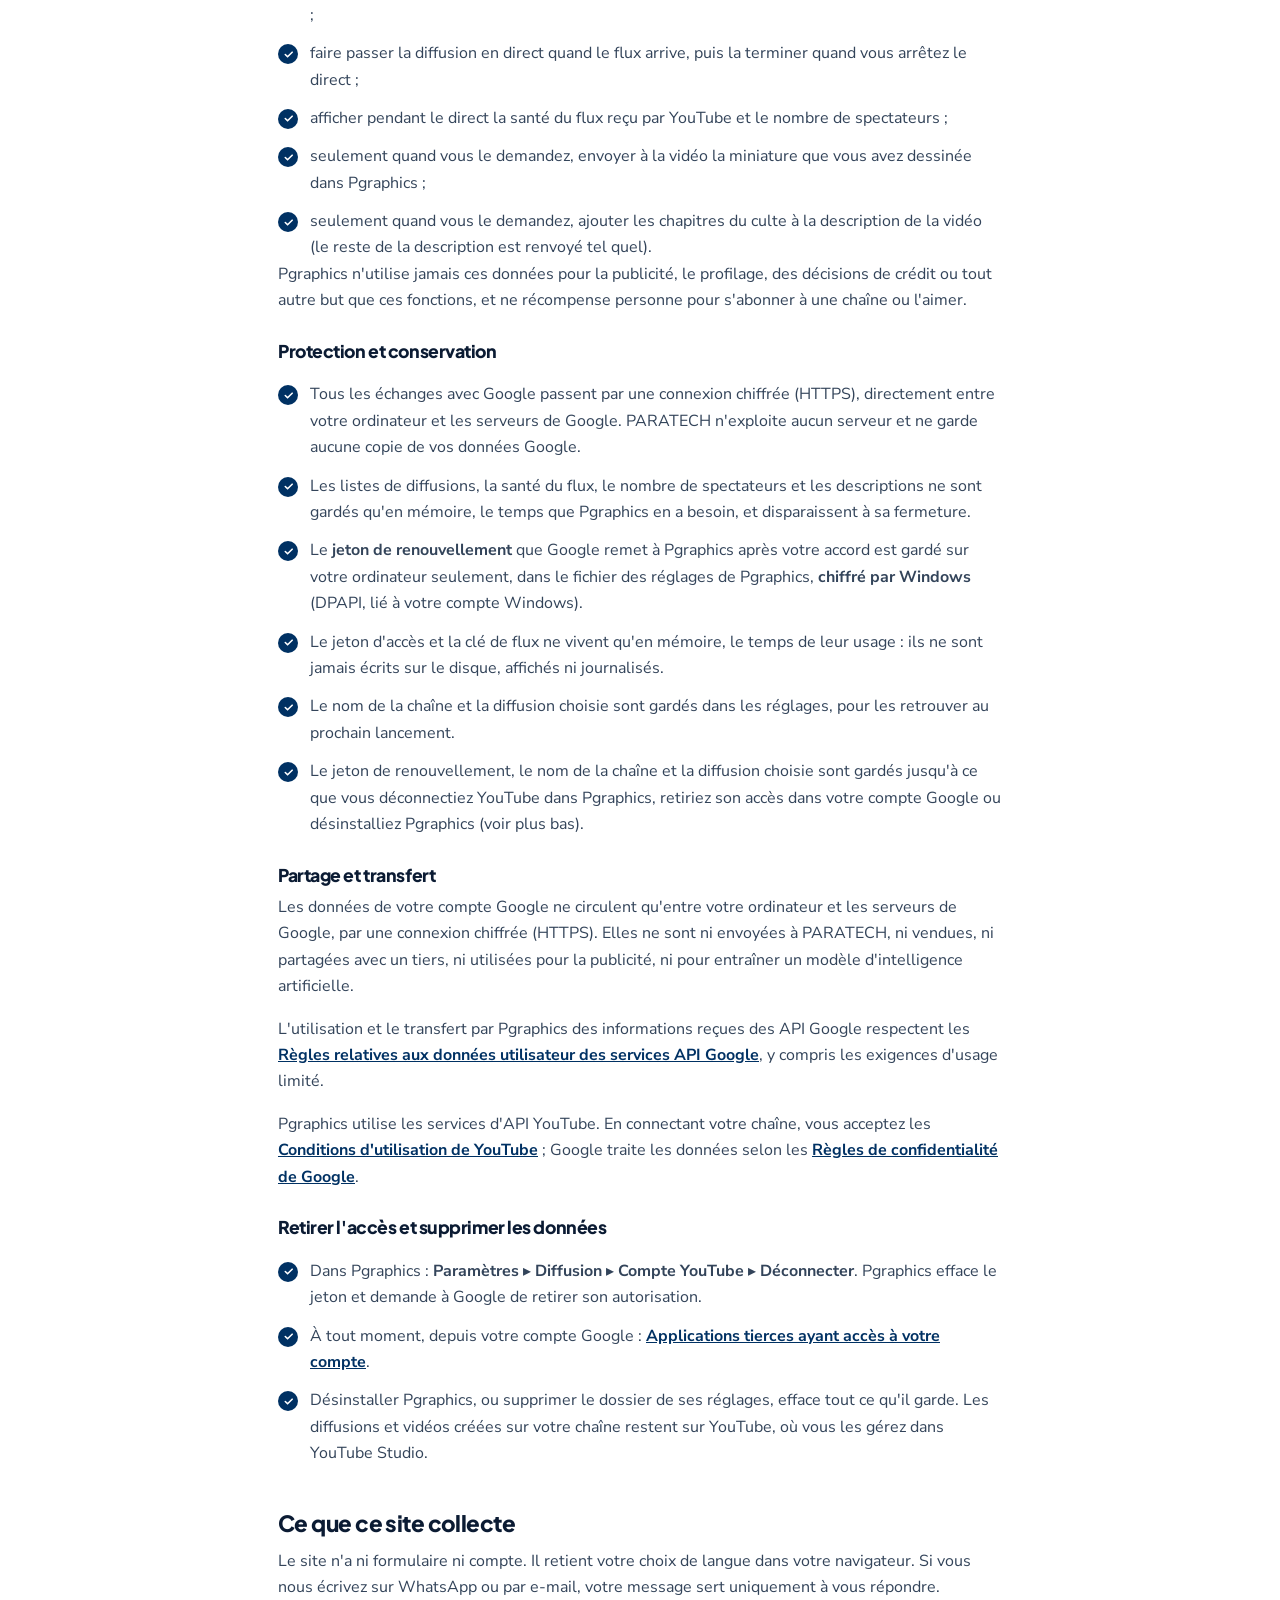
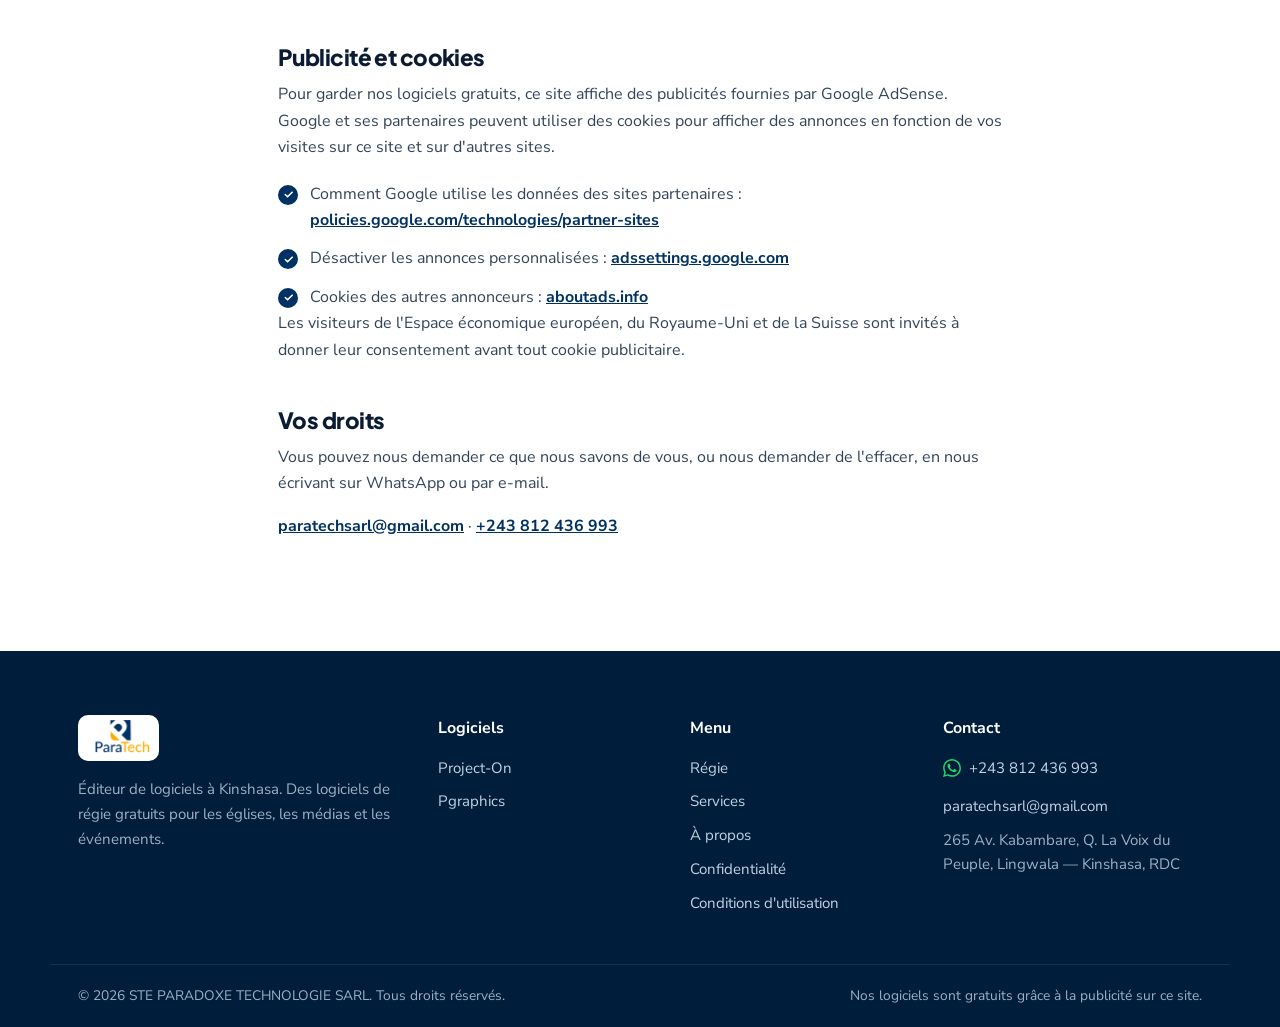
<file: confidentialite.html>
<!doctype html>
<html lang="fr" data-title-en="Privacy policy | PARATECH">
<head>
  <meta charset="utf-8">
  <meta name="viewport" content="width=device-width, initial-scale=1">
  <title>Politique de confidentialité | PARATECH</title>
  <meta name="description" content="Politique de confidentialité de PARATECH : le site, la publicité Google AdSense, et la façon dont Pgraphics utilise votre compte Google et YouTube.">
  <link rel="canonical" href="https://paratechsarl.com/confidentialite.html">
  <meta property="og:type" content="website">
  <meta property="og:site_name" content="PARATECH">
  <meta property="og:url" content="https://paratechsarl.com/confidentialite.html">
  <meta property="og:title" content="Politique de confidentialité | PARATECH">
  <meta property="og:description" content="Comment PARATECH traite vos données : le site, la publicité, et Pgraphics avec votre compte Google et YouTube.">
  <meta property="og:image" content="https://paratechsarl.com/assets/img/projecton/pc3-bible.jpg">
  <link rel="icon" type="image/png" sizes="48x48" href="assets/img/favicon-48.png">
  <link rel="apple-touch-icon" href="assets/img/apple-touch-icon.png">
  <link rel="preconnect" href="https://fonts.googleapis.com">
  <link rel="preconnect" href="https://fonts.gstatic.com" crossorigin>
  <link href="https://fonts.googleapis.com/css2?family=Nunito+Sans:opsz,wght@6..12,400;6..12,600;6..12,700;6..12,800;6..12,900&family=Plus+Jakarta+Sans:wght@700;800&display=swap" rel="stylesheet">
  <link rel="stylesheet" href="assets/css/style.css?v=20261028">
</head>
<body>

<header class="site-header" id="top">
  <div class="container header-inner">
    <a href="index.html" class="brand" aria-label="PARATECH — accueil"><img src="assets/img/paratech-logo.png" alt="PARATECH" width="120" height="66"></a>
    <button class="nav-toggle" aria-label="Menu" aria-expanded="false"><span></span><span></span><span></span></button>
    <nav class="nav" aria-label="Navigation principale">
      <a href="index.html#logiciels" data-i18n="nav.software">Logiciels</a>
      <a href="index.html#regie" data-i18n="nav.regie">Régie</a>
      <a href="index.html#services" data-i18n="nav.services">Services</a>
      <a href="index.html#apropos" data-i18n="nav.about">À propos</a>
      <button class="lang-switch" type="button" aria-label="Changer de langue / Switch language"><span data-lang="fr">FR</span><span data-lang="en">EN</span></button>
      <a href="index.html#contact" class="btn btn-ghost" data-i18n="nav.contact">Contactez-nous</a>
    </nav>
  </div>
  <span class="scroll-progress" aria-hidden="true"></span>
</header>

<main>
  <section class="section">
    <div class="container prose">
      <p class="eyebrow" data-en="Legal">Informations légales</p>
      <h1 data-en="Privacy policy">Politique de confidentialité</h1>
      <p class="section-sub" data-en="Last updated: 19 November 2026">Dernière mise à jour : 19 novembre 2026</p>

      <h2 data-en="Who we are">Qui sommes-nous</h2>
      <p data-en="This website is published by STE PARADOXE TECHNOLOGIE SARL (PARATECH), Kinshasa, Democratic Republic of the Congo. Contact: see the bottom of this page.">Ce site est publié par STE PARADOXE TECHNOLOGIE SARL (PARATECH), Kinshasa, République démocratique du Congo. Contact : voir en bas de cette page.</p>

      <h2 data-en="Our software">Nos logiciels</h2>
      <p data-en="Project-On and Pgraphics are free. They need no PARATECH account and keep your data (projects, settings) on your own computer. PARATECH runs no server that would receive it, and the software contains no advertising, audience measurement or telemetry.">Project-On et Pgraphics sont gratuits. Ils ne demandent aucun compte PARATECH et gardent vos données (projets, réglages) sur votre ordinateur. PARATECH n'exploite aucun serveur qui les recevrait, et les logiciels ne contiennent ni publicité, ni mesure d'audience, ni télémétrie.</p>

      <h2 id="pgraphics-google" data-en="Pgraphics and your Google account">Pgraphics et votre compte Google</h2>
      <p data-en="Connecting Pgraphics to YouTube is optional: Pgraphics works without it (recording, outputs, streaming with a stream key typed by hand). If you choose to connect your channel, you sign in on Google's page, in your browser, with OAuth 2.0: Pgraphics never sees, receives or keeps your Google password.">La connexion de Pgraphics à YouTube est facultative : Pgraphics fonctionne sans elle (enregistrement, sorties, diffusion avec une clé de flux saisie à la main). Si vous choisissez de connecter votre chaîne, vous vous connectez sur la page de Google, dans votre navigateur, avec OAuth 2.0 : Pgraphics ne voit, ne reçoit et ne garde jamais votre mot de passe Google.</p>
      <p data-en="Pgraphics asks for a single permission, &lt;code&gt;https://www.googleapis.com/auth/youtube&lt;/code&gt; (“Manage your YouTube account”). It is the narrowest YouTube permission that lets an application create a live broadcast and switch it to live and back: the read-only permission cannot.">Pgraphics demande une seule autorisation, <code>https://www.googleapis.com/auth/youtube</code> (« Gérer votre compte YouTube »). C'est la plus étroite des autorisations YouTube qui permette à une application de créer une diffusion en direct et de la faire passer en direct puis de la terminer : l'autorisation en lecture seule ne le permet pas.</p>
      <h3 data-en="Google user data Pgraphics accesses">Données Google auxquelles Pgraphics accède</h3>
      <ul class="checks">
        <li data-en="the &lt;b&gt;name of your YouTube channel&lt;/b&gt;;">le <b>nom de votre chaîne YouTube</b> ;</li>
        <li data-en="your &lt;b&gt;upcoming and active live broadcasts&lt;/b&gt;: title, scheduled date, status, privacy and identifier;">vos <b>diffusions en direct programmées ou en cours</b> : titre, date prévue, état, visibilité et identifiant ;</li>
        <li data-en="the &lt;b&gt;stream&lt;/b&gt; of the broadcast you choose: its RTMPS ingestion address and key, and its health as reported by YouTube;">le <b>flux</b> de la diffusion choisie : son adresse RTMPS d'envoi et sa clé, et sa santé telle que YouTube la mesure ;</li>
        <li data-en="for that broadcast's video: the &lt;b&gt;number of concurrent viewers&lt;/b&gt; during the live, and its &lt;b&gt;title and description&lt;/b&gt;, read only when you ask Pgraphics to add the chapters.">pour la vidéo de cette diffusion : le <b>nombre de spectateurs</b> pendant le direct, et son <b>titre et sa description</b>, lus seulement quand vous demandez d'ajouter les chapitres.</li>
      </ul>
      <p data-en="Pgraphics accesses no other data of your Google account: no e-mail address, contacts, subscribers, comments, analytics or other videos. It creates no aggregated or anonymized data from your Google data.">Pgraphics n'accède à aucune autre donnée de votre compte Google : ni adresse e-mail, ni contacts, ni abonnés, ni commentaires, ni statistiques, ni autres vidéos. Il ne fabrique aucune donnée agrégée ou anonymisée à partir de vos données Google.</p>
      <h3 data-en="How Pgraphics uses these data">Comment Pgraphics les utilise</h3>
      <p data-en="Only for features you see and trigger in Pgraphics, and only to:">Seulement pour des fonctions que vous voyez et déclenchez dans Pgraphics, et seulement pour :</p>
      <ul class="checks">
        <li data-en="show your channel name, and your upcoming or active live broadcasts (title, scheduled date, status, privacy), so you can choose the one the next live goes to;">afficher le nom de votre chaîne et vos diffusions en direct programmées ou en cours (titre, date prévue, état, visibilité), pour choisir celle du prochain direct ;</li>
        <li data-en="create a broadcast when you ask for it, with the title and privacy you choose;">créer une diffusion quand vous le demandez, avec le titre et la visibilité que vous choisissez ;</li>
        <li data-en="read the RTMPS address and the key of the broadcast's stream, to send the Pgraphics program to it;">lire l'adresse RTMPS et la clé du flux de la diffusion, pour y envoyer le programme de Pgraphics ;</li>
        <li data-en="switch the broadcast to live when the stream arrives, then end it when you stop the live;">faire passer la diffusion en direct quand le flux arrive, puis la terminer quand vous arrêtez le direct ;</li>
        <li data-en="show, during the live, the health of the stream received by YouTube and the number of viewers;">afficher pendant le direct la santé du flux reçu par YouTube et le nombre de spectateurs ;</li>
        <li data-en="only when you ask for it, upload the thumbnail you designed in Pgraphics to the video;">seulement quand vous le demandez, envoyer à la vidéo la miniature que vous avez dessinée dans Pgraphics ;</li>
        <li data-en="only when you ask for it, add the service chapters to the video description (the rest of the description is sent back unchanged).">seulement quand vous le demandez, ajouter les chapitres du culte à la description de la vidéo (le reste de la description est renvoyé tel quel).</li>
      </ul>
      <p data-en="Pgraphics never uses these data for advertising, profiling, lending decisions or any purpose other than these features, and does not reward anyone for subscribing to or liking a channel.">Pgraphics n'utilise jamais ces données pour la publicité, le profilage, des décisions de crédit ou tout autre but que ces fonctions, et ne récompense personne pour s'abonner à une chaîne ou l'aimer.</p>
      <h3 data-en="Protection and retention">Protection et conservation</h3>
      <ul class="checks">
        <li data-en="All exchanges with Google go over an encrypted connection (HTTPS), directly between your computer and Google's servers. PARATECH runs no server and keeps no copy of any Google data.">Tous les échanges avec Google passent par une connexion chiffrée (HTTPS), directement entre votre ordinateur et les serveurs de Google. PARATECH n'exploite aucun serveur et ne garde aucune copie de vos données Google.</li>
        <li data-en="Broadcast lists, stream health, viewer counts and descriptions are only held in memory while Pgraphics needs them, and are discarded when Pgraphics closes.">Les listes de diffusions, la santé du flux, le nombre de spectateurs et les descriptions ne sont gardés qu'en mémoire, le temps que Pgraphics en a besoin, et disparaissent à sa fermeture.</li>
        <li data-en="The &lt;b&gt;refresh token&lt;/b&gt; Google gives Pgraphics after your consent is kept on your computer only, in Pgraphics' settings file, &lt;b&gt;encrypted by Windows&lt;/b&gt; (DPAPI, tied to your Windows account).">Le <b>jeton de renouvellement</b> que Google remet à Pgraphics après votre accord est gardé sur votre ordinateur seulement, dans le fichier des réglages de Pgraphics, <b>chiffré par Windows</b> (DPAPI, lié à votre compte Windows).</li>
        <li data-en="The access token and the stream key only live in memory while they are used: they are never written to disk, shown or logged.">Le jeton d'accès et la clé de flux ne vivent qu'en mémoire, le temps de leur usage : ils ne sont jamais écrits sur le disque, affichés ni journalisés.</li>
        <li data-en="Your channel name and the broadcast you chose are kept in the settings, to find them again at the next launch.">Le nom de la chaîne et la diffusion choisie sont gardés dans les réglages, pour les retrouver au prochain lancement.</li>
        <li data-en="The refresh token, channel name and chosen broadcast are kept until you disconnect YouTube in Pgraphics, remove its access in your Google account, or uninstall Pgraphics (see below).">Le jeton de renouvellement, le nom de la chaîne et la diffusion choisie sont gardés jusqu'à ce que vous déconnectiez YouTube dans Pgraphics, retiriez son accès dans votre compte Google ou désinstalliez Pgraphics (voir plus bas).</li>
      </ul>
      <h3 data-en="Sharing and transfer">Partage et transfert</h3>
      <p data-en="Your Google account data only travel between your computer and Google's servers, over an encrypted connection (HTTPS). They are not sent to PARATECH, not sold, not shared with anyone, not used for advertising and not used to train artificial intelligence models.">Les données de votre compte Google ne circulent qu'entre votre ordinateur et les serveurs de Google, par une connexion chiffrée (HTTPS). Elles ne sont ni envoyées à PARATECH, ni vendues, ni partagées avec un tiers, ni utilisées pour la publicité, ni pour entraîner un modèle d'intelligence artificielle.</p>
      <p data-en="Pgraphics' use and transfer of information received from Google APIs adhere to the &lt;a href=&quot;https://developers.google.com/terms/api-services-user-data-policy&quot; target=&quot;_blank&quot; rel=&quot;noopener&quot;&gt;Google API Services User Data Policy&lt;/a&gt;, including the Limited Use requirements.">L'utilisation et le transfert par Pgraphics des informations reçues des API Google respectent les <a href="https://developers.google.com/terms/api-services-user-data-policy" target="_blank" rel="noopener">Règles relatives aux données utilisateur des services API Google</a>, y compris les exigences d'usage limité.</p>
      <p data-en="Pgraphics uses YouTube API Services. By connecting your channel, you agree to the &lt;a href=&quot;https://www.youtube.com/t/terms&quot; target=&quot;_blank&quot; rel=&quot;noopener&quot;&gt;YouTube Terms of Service&lt;/a&gt;; Google processes data under the &lt;a href=&quot;https://policies.google.com/privacy&quot; target=&quot;_blank&quot; rel=&quot;noopener&quot;&gt;Google Privacy Policy&lt;/a&gt;.">Pgraphics utilise les services d'API YouTube. En connectant votre chaîne, vous acceptez les <a href="https://www.youtube.com/t/terms" target="_blank" rel="noopener">Conditions d'utilisation de YouTube</a> ; Google traite les données selon les <a href="https://policies.google.com/privacy" target="_blank" rel="noopener">Règles de confidentialité de Google</a>.</p>
      <h3 data-en="Removing the access and deleting the data">Retirer l'accès et supprimer les données</h3>
      <ul class="checks">
        <li data-en="In Pgraphics: &lt;b&gt;Settings ▸ Streaming ▸ YouTube account ▸ Disconnect&lt;/b&gt;. Pgraphics deletes the token and asks Google to remove its permission.">Dans Pgraphics : <b>Paramètres ▸ Diffusion ▸ Compte YouTube ▸ Déconnecter</b>. Pgraphics efface le jeton et demande à Google de retirer son autorisation.</li>
        <li data-en="At any time, from your Google account: &lt;a href=&quot;https://security.google.com/settings/security/permissions&quot; target=&quot;_blank&quot; rel=&quot;noopener&quot;&gt;Third-party apps with account access&lt;/a&gt;.">À tout moment, depuis votre compte Google : <a href="https://security.google.com/settings/security/permissions" target="_blank" rel="noopener">Applications tierces ayant accès à votre compte</a>.</li>
        <li data-en="Uninstalling Pgraphics, or deleting its settings folder, erases everything it keeps. Broadcasts and videos created on your channel stay on YouTube, where you manage them in YouTube Studio.">Désinstaller Pgraphics, ou supprimer le dossier de ses réglages, efface tout ce qu'il garde. Les diffusions et vidéos créées sur votre chaîne restent sur YouTube, où vous les gérez dans YouTube Studio.</li>
      </ul>

      <h2 data-en="What this website collects">Ce que ce site collecte</h2>
      <p data-en="The site has no form and no account. It remembers your language choice in your browser. If you write to us on WhatsApp or by email, we only use your message to answer you.">Le site n'a ni formulaire ni compte. Il retient votre choix de langue dans votre navigateur. Si vous nous écrivez sur WhatsApp ou par e-mail, votre message sert uniquement à vous répondre.</p>

      <h2 data-en="Advertising and cookies">Publicité et cookies</h2>
      <p data-en="To keep our software free, this site shows ads served by Google AdSense. Google and its partners may use cookies to show ads based on your visits to this site and other sites.">Pour garder nos logiciels gratuits, ce site affiche des publicités fournies par Google AdSense. Google et ses partenaires peuvent utiliser des cookies pour afficher des annonces en fonction de vos visites sur ce site et sur d'autres sites.</p>
      <ul class="checks">
        <li data-en="How Google uses data from partner sites: &lt;a href=&quot;https://policies.google.com/technologies/partner-sites&quot; target=&quot;_blank&quot; rel=&quot;noopener&quot;&gt;policies.google.com/technologies/partner-sites&lt;/a&gt;">Comment Google utilise les données des sites partenaires : <a href="https://policies.google.com/technologies/partner-sites?hl=fr" target="_blank" rel="noopener">policies.google.com/technologies/partner-sites</a></li>
        <li data-en="Turn off personalised ads: &lt;a href=&quot;https://adssettings.google.com&quot; target=&quot;_blank&quot; rel=&quot;noopener&quot;&gt;adssettings.google.com&lt;/a&gt;">Désactiver les annonces personnalisées : <a href="https://adssettings.google.com" target="_blank" rel="noopener">adssettings.google.com</a></li>
        <li data-en="Other advertisers' cookies: &lt;a href=&quot;https://www.aboutads.info&quot; target=&quot;_blank&quot; rel=&quot;noopener&quot;&gt;aboutads.info&lt;/a&gt;">Cookies des autres annonceurs : <a href="https://www.aboutads.info" target="_blank" rel="noopener">aboutads.info</a></li>
      </ul>
      <p data-en="Visitors from the European Economic Area, the United Kingdom and Switzerland are asked for their consent before any advertising cookie is used.">Les visiteurs de l'Espace économique européen, du Royaume-Uni et de la Suisse sont invités à donner leur consentement avant tout cookie publicitaire.</p>

      <h2 data-en="Your rights">Vos droits</h2>
      <p data-en="You can ask us what we know about you, or ask us to delete it, by writing to us on WhatsApp or by email.">Vous pouvez nous demander ce que nous savons de vous, ou nous demander de l'effacer, en nous écrivant sur WhatsApp ou par e-mail.</p>
      <p><a data-contact="email" href="#"><span data-contact-text="email"></span></a> · <a data-contact="whatsapp" href="#" target="_blank" rel="noopener"><span data-contact-text="phoneDisplay"></span></a></p>
    </div>
  </section>
</main>

<footer class="site-footer">
  <div class="container footer-grid">
    <div class="footer-brand">
      <img src="assets/img/paratech-logo.png" alt="PARATECH" width="90" height="50">
      <p data-i18n="footer.about">Éditeur de logiciels à Kinshasa. Des logiciels de régie gratuits pour les églises, les médias et les événements.</p>
      <div class="socials" data-social></div>
    </div>
    <div>
      <h4 data-i18n="footer.software">Logiciels</h4>
      <ul><li><a href="project-on.html">Project-On</a></li><li><a href="pgraphics.html">Pgraphics</a></li></ul>
    </div>
    <div>
      <h4 data-i18n="footer.menu">Menu</h4>
      <ul><li><a href="index.html#regie" data-i18n="nav.regie">Régie</a></li><li><a href="index.html#services" data-i18n="nav.services">Services</a></li><li><a href="index.html#apropos" data-i18n="nav.about">À propos</a></li><li><a href="confidentialite.html" data-i18n="footer.privacy">Confidentialité</a></li><li><a href="conditions.html" data-i18n="footer.terms">Conditions d'utilisation</a></li></ul>
    </div>
    <div>
      <h4 data-i18n="footer.contact">Contact</h4>
      <ul><li><a class="footer-wa" data-contact="whatsapp" href="#" target="_blank" rel="noopener"><svg class="wa-logo" viewBox="0 0 24 24" aria-hidden="true"><path d="M17.472 14.382c-.297-.149-1.758-.867-2.03-.967-.273-.099-.471-.148-.67.15-.197.297-.767.966-.94 1.164-.173.199-.347.223-.644.075-.297-.15-1.255-.463-2.39-1.475-.883-.788-1.48-1.761-1.653-2.059-.173-.297-.018-.458.13-.606.134-.133.298-.347.446-.52.149-.174.198-.298.298-.497.099-.198.05-.371-.025-.52-.075-.149-.669-1.612-.916-2.207-.242-.579-.487-.5-.669-.51-.173-.008-.371-.01-.57-.01-.198 0-.52.074-.792.372-.272.297-1.04 1.016-1.04 2.479 0 1.462 1.065 2.875 1.213 3.074.149.198 2.096 3.2 5.077 4.487.709.306 1.262.489 1.694.625.712.227 1.36.195 1.871.118.571-.085 1.758-.719 2.006-1.413.248-.694.248-1.289.173-1.413-.074-.124-.272-.198-.57-.347m-5.421 7.403h-.004a9.87 9.87 0 01-5.031-1.378l-.361-.214-3.741.982.998-3.648-.235-.374a9.86 9.86 0 01-1.51-5.26c.001-5.45 4.436-9.884 9.888-9.884 2.64 0 5.122 1.03 6.988 2.898a9.825 9.825 0 012.893 6.994c-.003 5.45-4.437 9.884-9.885 9.884m8.413-18.297A11.815 11.815 0 0012.05 0C5.495 0 .16 5.335.157 11.892c0 2.096.547 4.142 1.588 5.945L.057 24l6.305-1.654a11.882 11.882 0 005.683 1.448h.005c6.554 0 11.89-5.335 11.893-11.893a11.821 11.821 0 00-3.48-8.413Z"/></svg><span data-contact-text="phoneDisplay"></span></a></li><li><a data-contact="email" href="#"><span data-contact-text="email"></span></a></li><li><span data-contact-text="address"></span></li></ul>
    </div>
  </div>
  <div class="container footer-bottom">
    <p>© <span data-year></span> <span data-legal="company"></span>. <span data-i18n="footer.rights">Tous droits réservés.</span></p>
    <p data-i18n="footer.ads">Nos logiciels sont gratuits grâce à la publicité sur ce site.</p>
  </div>
</footer>

<script src="assets/js/config.js?v=20261028"></script>
<script src="assets/js/i18n.js?v=20261028"></script>
<script src="assets/js/main.js?v=20261116"></script>
</body>
</html>
</file>
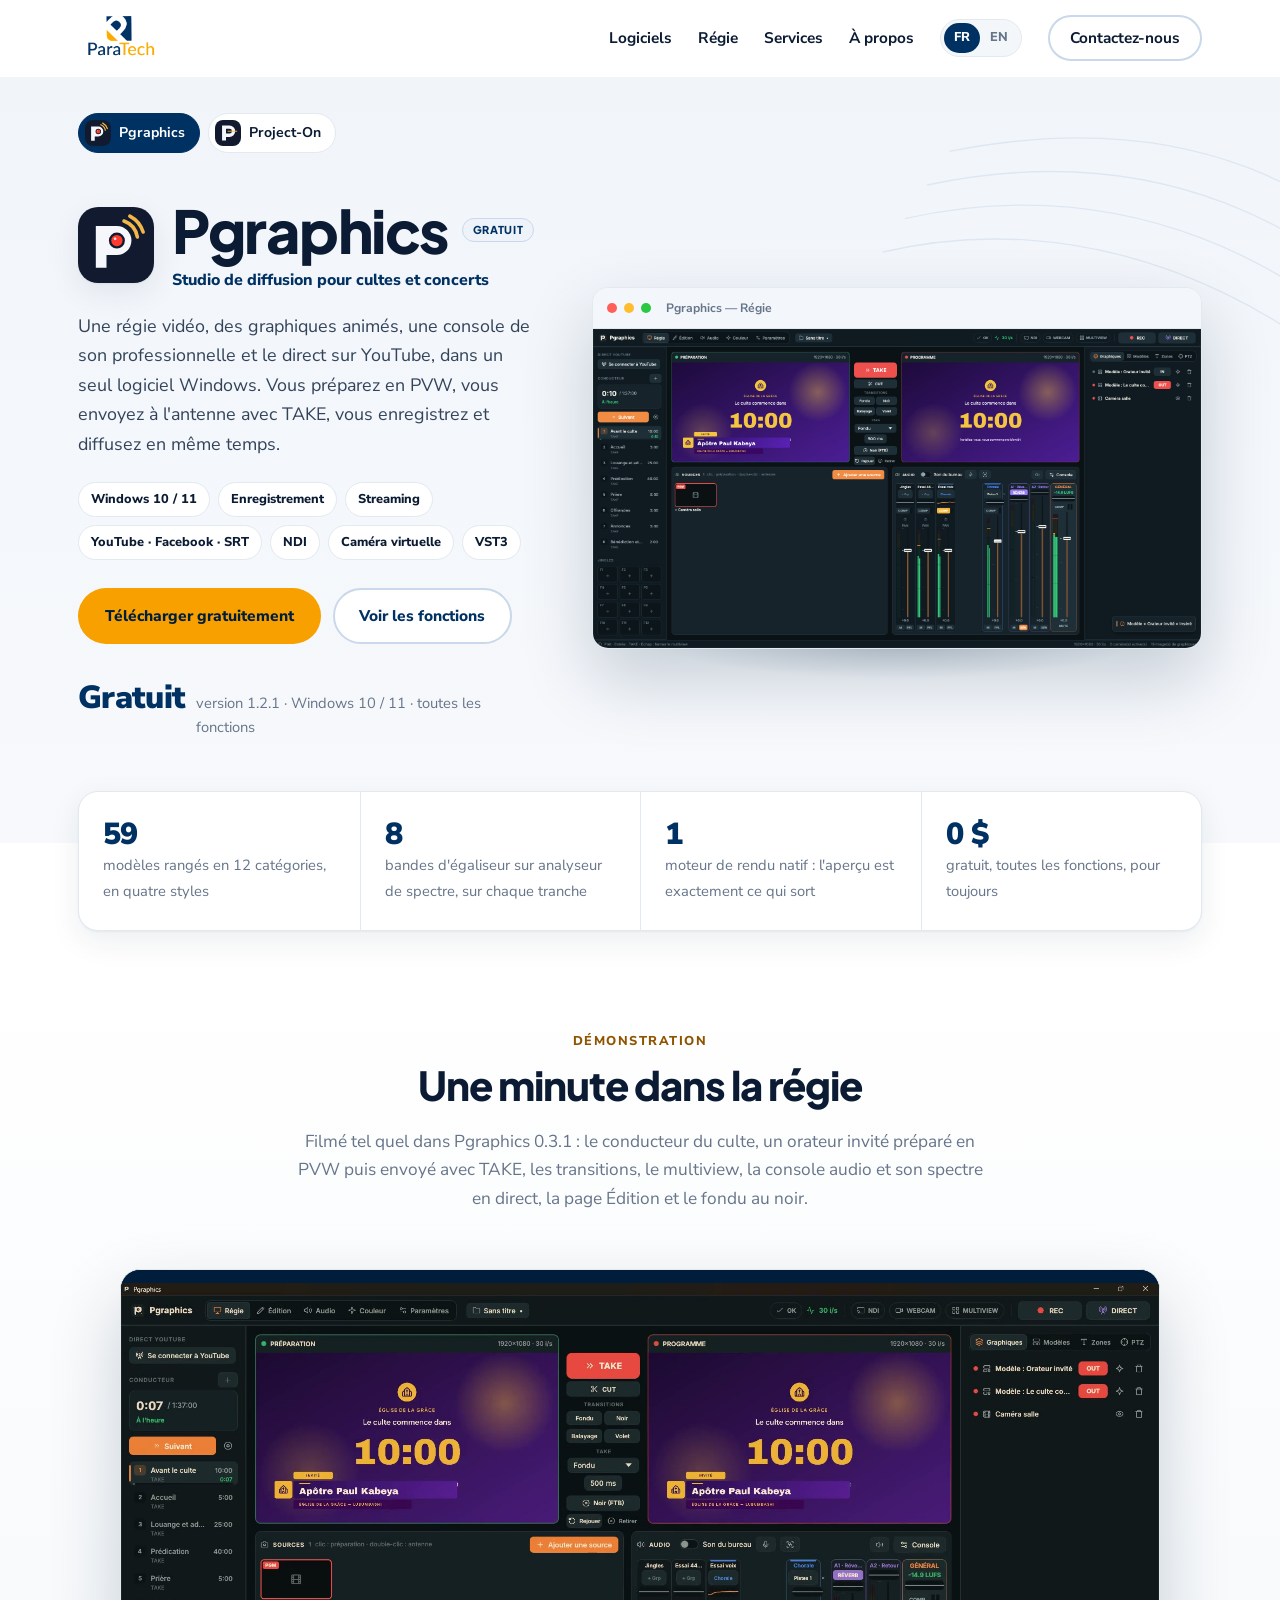
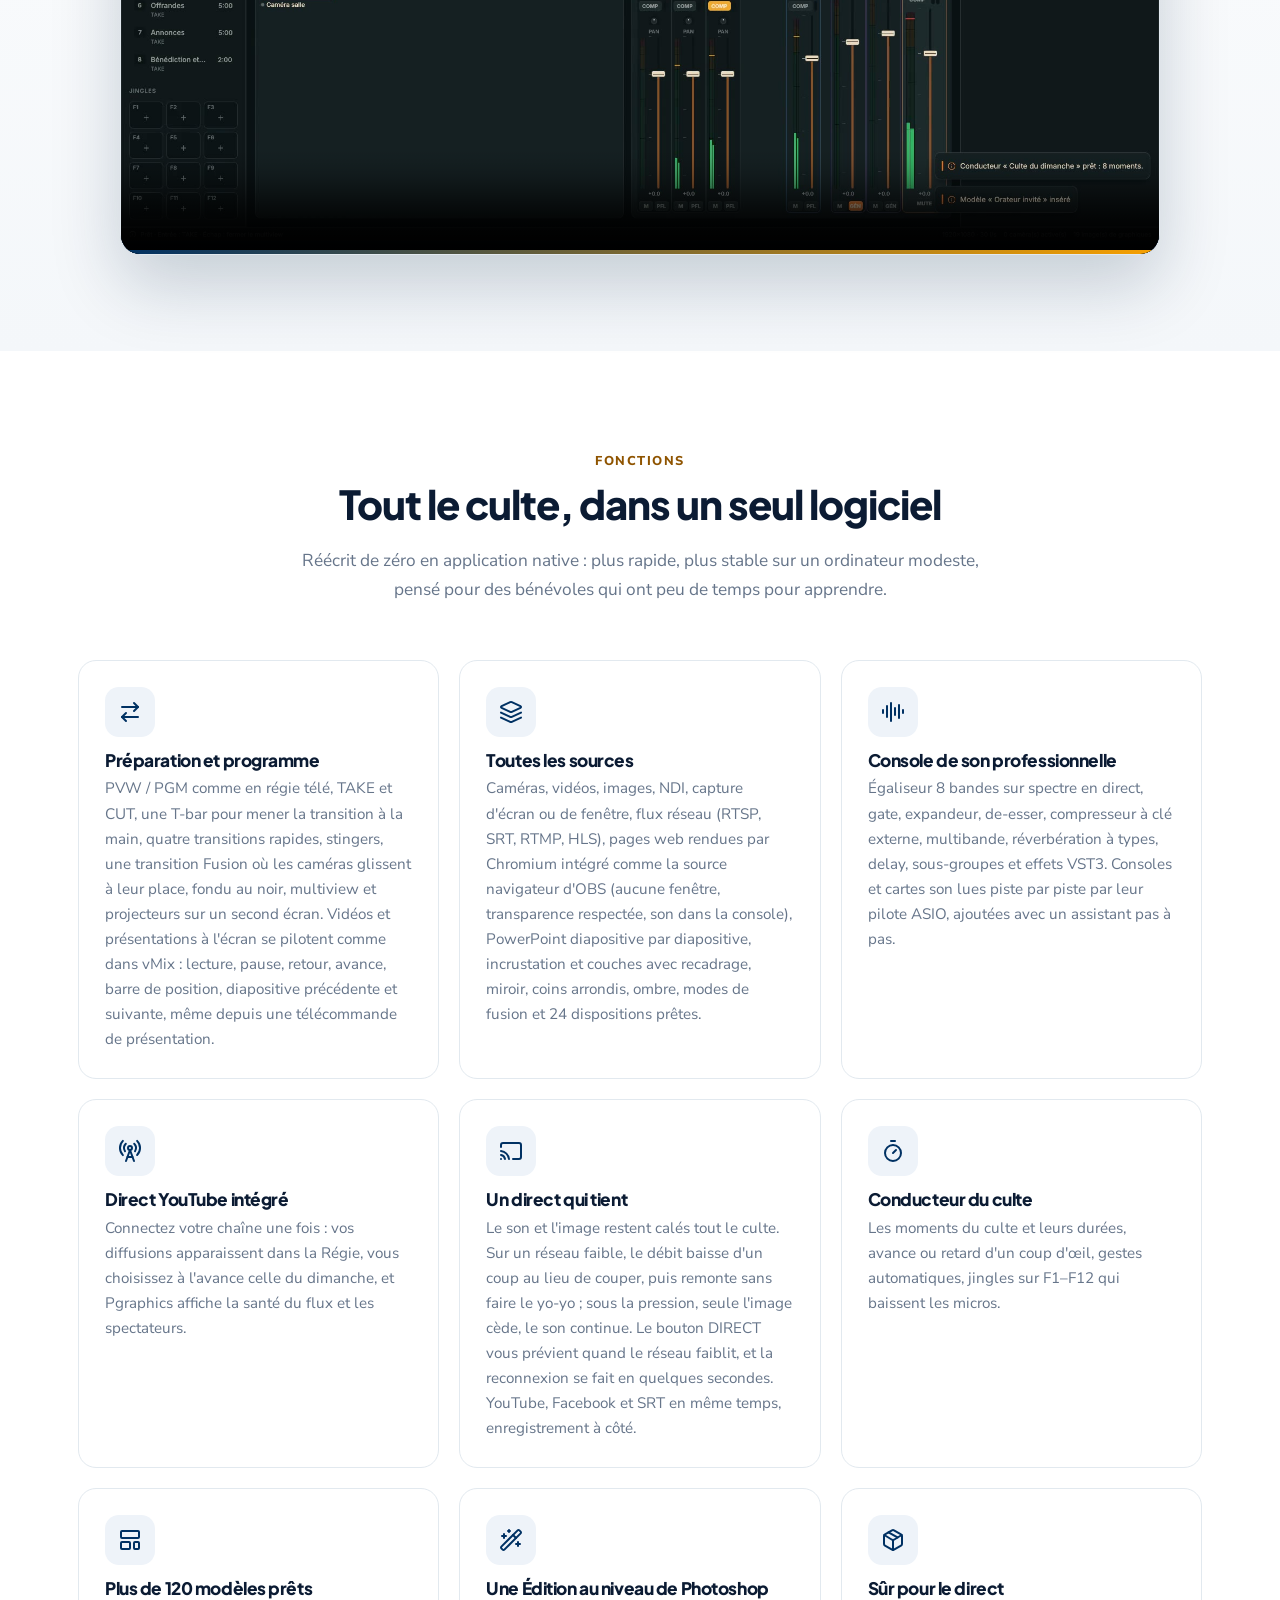
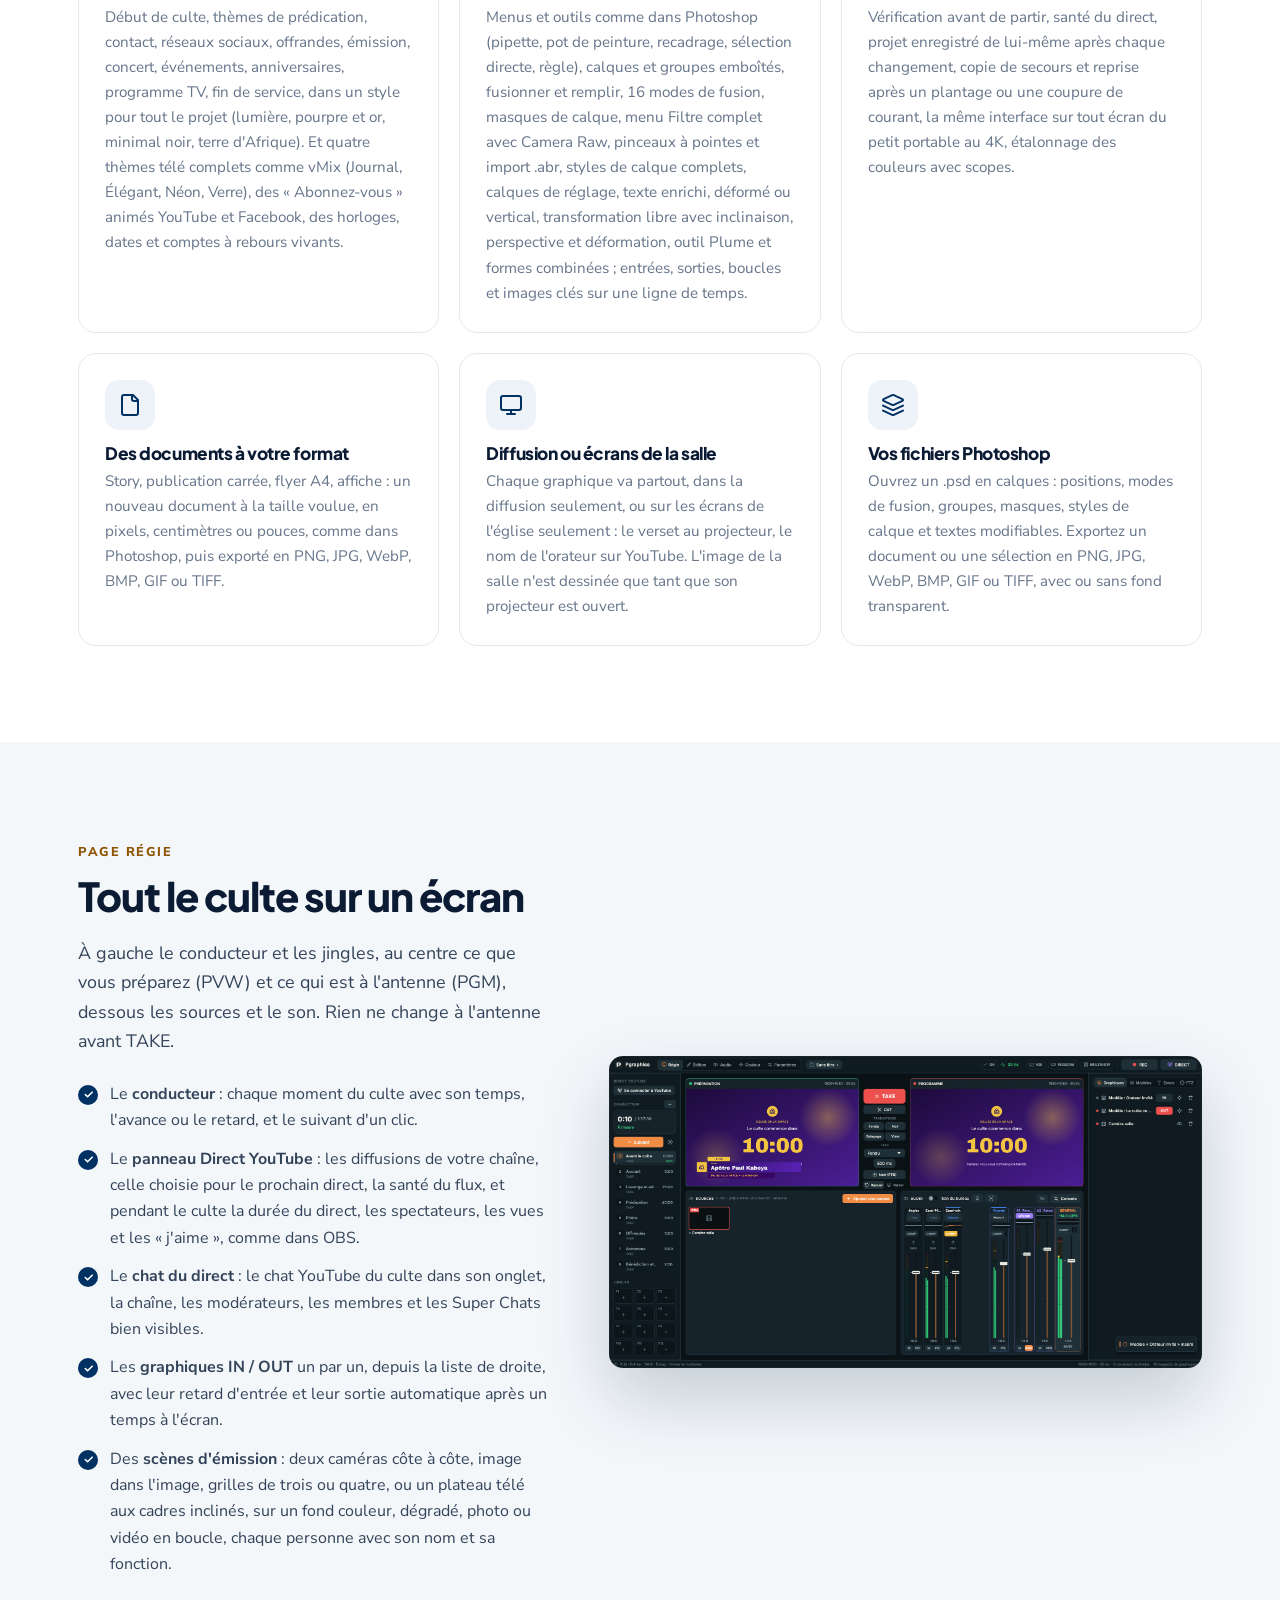
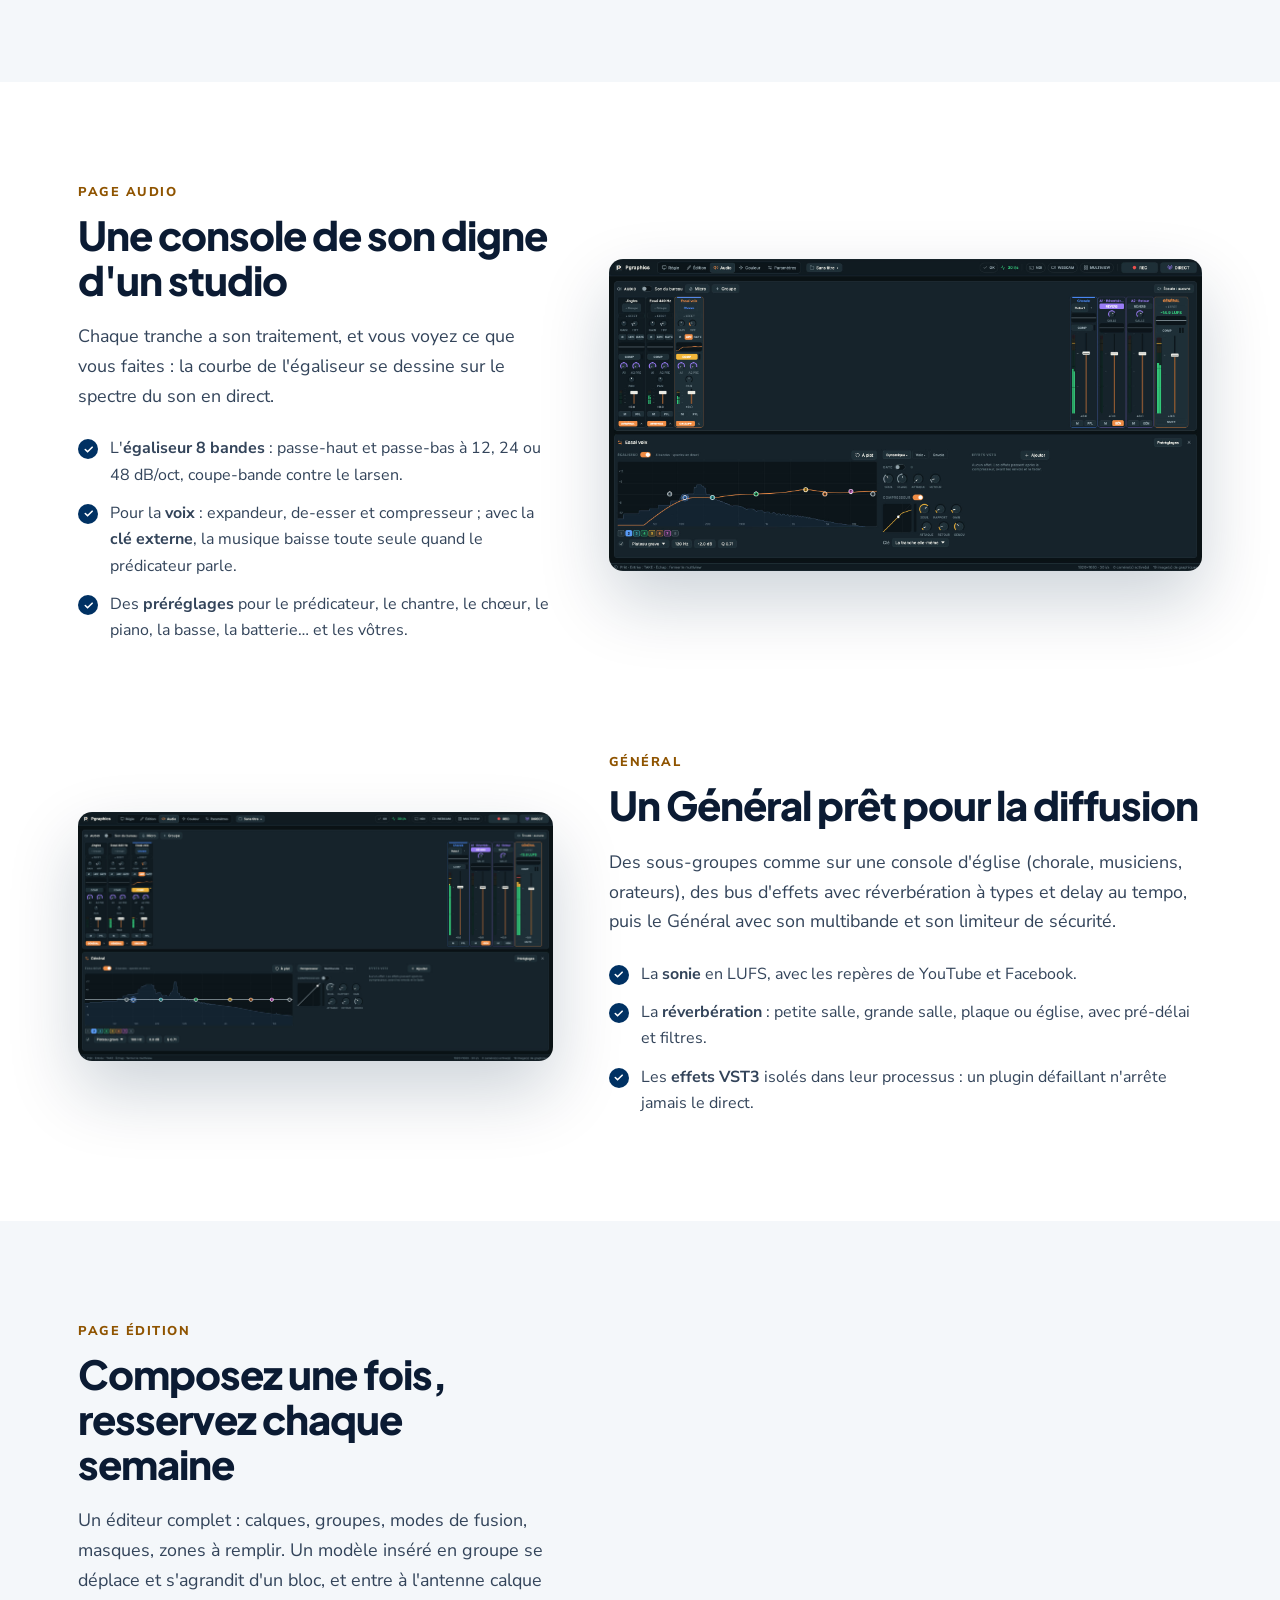
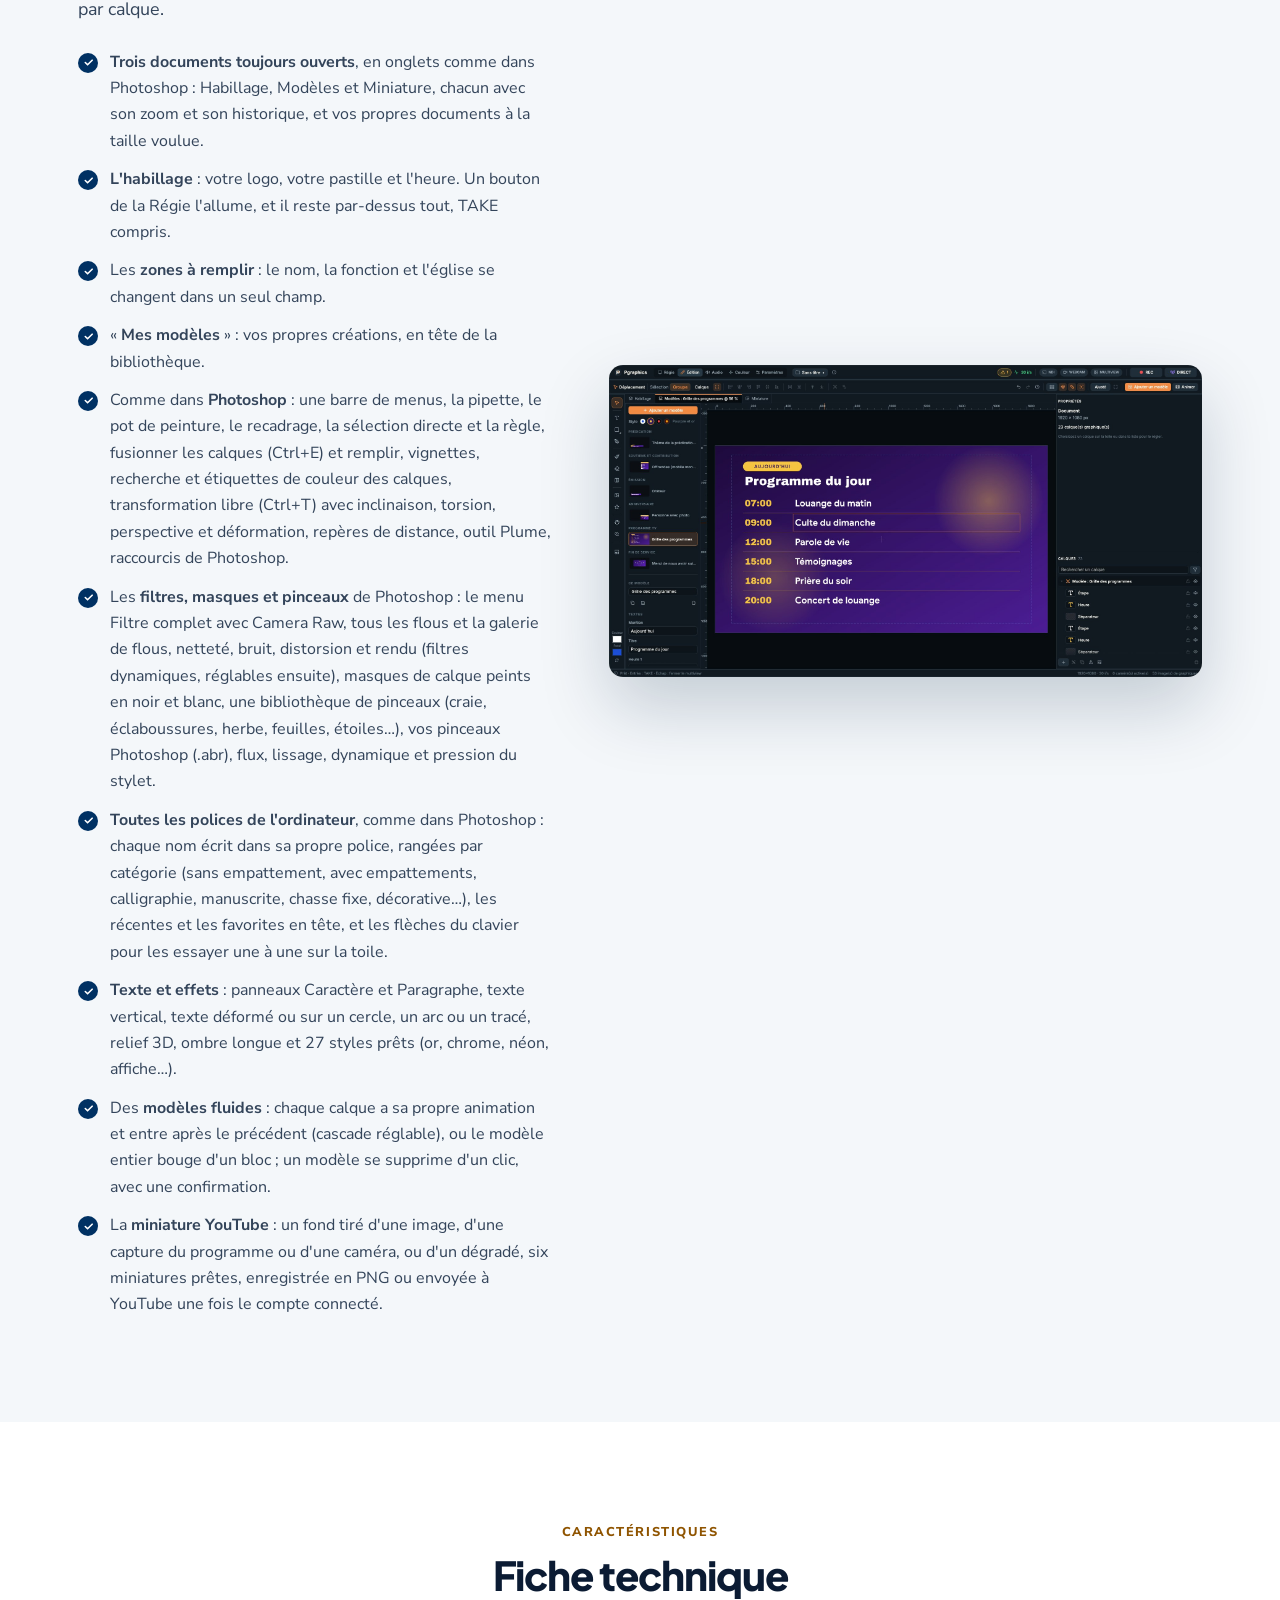
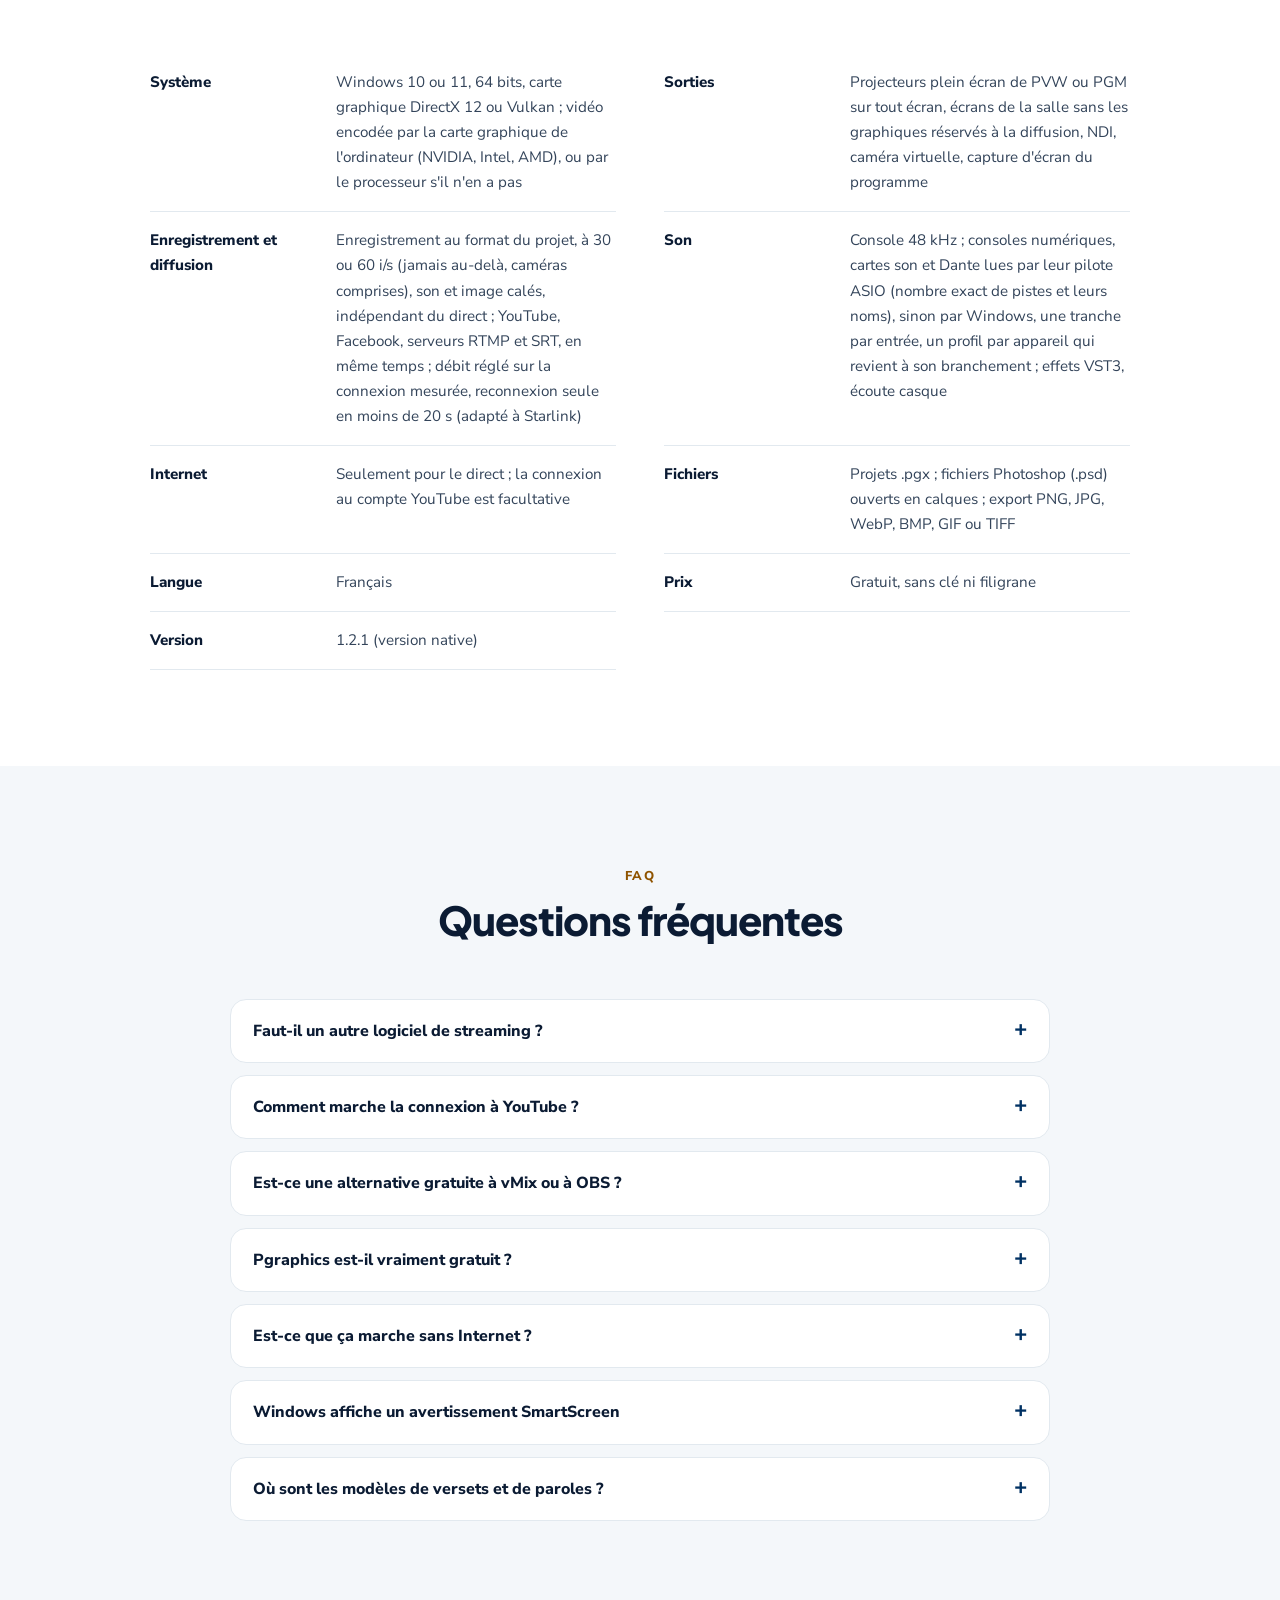
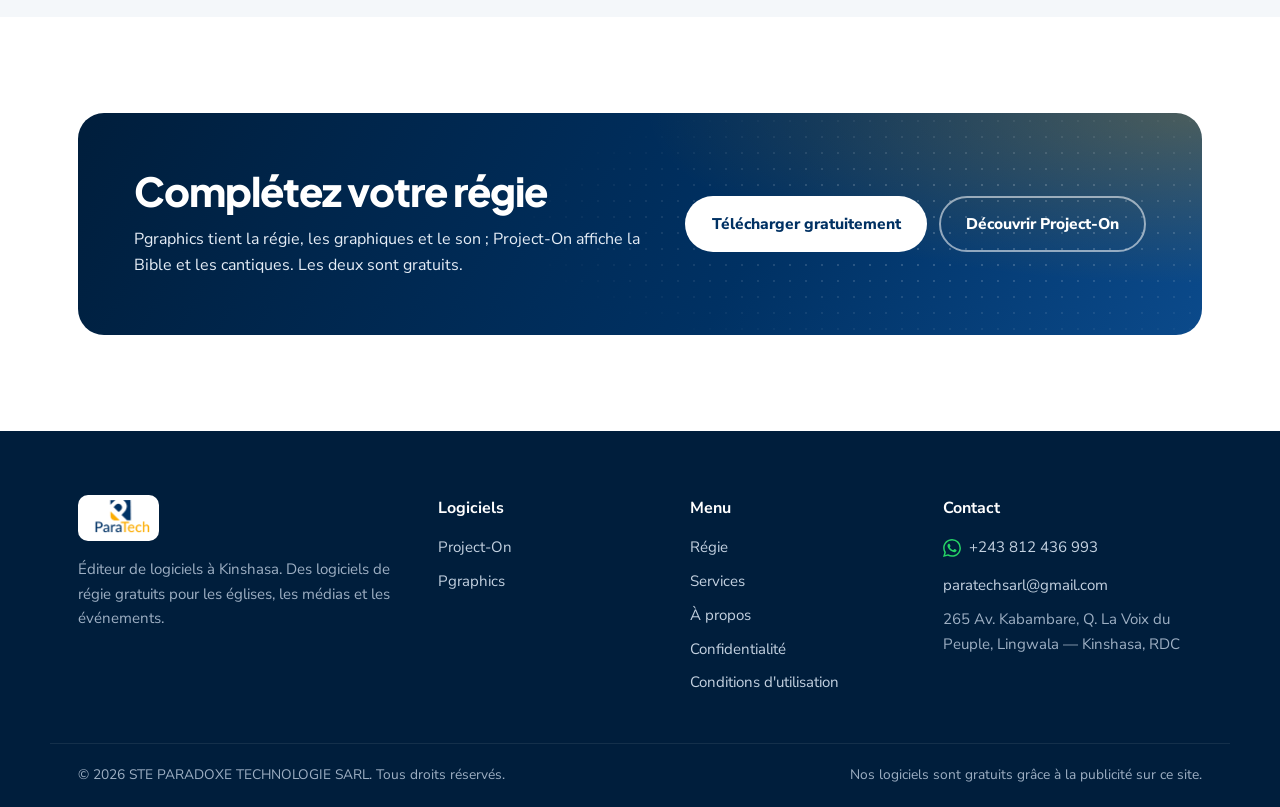
<file: pgraphics.html>
<!doctype html>
<html lang="fr" data-title-en="Pgraphics — Free live production software for churches and concerts | PARATECH" data-description-en="Pgraphics: video switcher, animated broadcast graphics, professional sound console and YouTube live streaming in one free Windows application, for church services and concerts.">
<head>
  <meta charset="utf-8">
  <meta name="viewport" content="width=device-width, initial-scale=1">
  <title>Pgraphics — Logiciel gratuit de régie vidéo et direct YouTube | PARATECH</title>
  <meta name="description" content="Pgraphics, logiciel gratuit pour Windows : régie vidéo, habillage graphique animé, console de son et direct YouTube, pour les cultes et les concerts.">
  <link rel="canonical" href="https://paratechsarl.com/pgraphics.html">
  <meta property="og:type" content="website">
  <meta property="og:site_name" content="PARATECH">
  <meta property="og:locale" content="fr_FR">
  <meta property="og:url" content="https://paratechsarl.com/pgraphics.html">
  <meta property="og:title" content="Pgraphics — Logiciel gratuit de régie vidéo et de direct">
  <meta property="og:description" content="Régie vidéo, graphiques animés, console de son et direct YouTube dans un seul logiciel gratuit, pour les cultes et les concerts.">
  <meta property="og:image" content="https://paratechsarl.com/assets/img/pgraphics/pg-regie-030.jpg">
  <meta name="twitter:card" content="summary_large_image">
  <link rel="icon" href="assets/img/pgraphics-favicon.svg">
  <script type="application/ld+json">
  {
    "@context": "https://schema.org",
    "@graph": [
      {
        "@type": "SoftwareApplication",
        "name": "Pgraphics",
        "url": "https://paratechsarl.com/pgraphics.html",
        "description": "Régie vidéo, habillage graphique animé, console de son professionnelle et direct YouTube dans un seul logiciel Windows, pour les cultes et les concerts.",
        "applicationCategory": "MultimediaApplication",
        "applicationSubCategory": "Régie vidéo et diffusion en direct",
        "operatingSystem": "Windows 10, Windows 11",
        "softwareVersion": "1.2.1",
        "inLanguage": "fr",
        "isAccessibleForFree": true,
        "offers": { "@type": "Offer", "price": "0", "priceCurrency": "USD" },
        "image": "https://paratechsarl.com/assets/img/pgraphics/pg-regie-030.jpg",
        "screenshot": [
          "https://paratechsarl.com/assets/img/pgraphics/pg-regie-030.jpg",
          "https://paratechsarl.com/assets/img/pgraphics/pg-edition-040.jpg",
          "https://paratechsarl.com/assets/img/pgraphics/pg-audio-030.jpg"
        ],
        "publisher": { "@type": "Organization", "@id": "https://paratechsarl.com/#organisation", "name": "PARATECH", "url": "https://paratechsarl.com/" }
      },
      {
        "@type": "BreadcrumbList",
        "itemListElement": [
          { "@type": "ListItem", "position": 1, "name": "PARATECH", "item": "https://paratechsarl.com/" },
          { "@type": "ListItem", "position": 2, "name": "Pgraphics", "item": "https://paratechsarl.com/pgraphics.html" }
        ]
      }
    ]
  }
  </script>
  <link rel="preconnect" href="https://fonts.googleapis.com">
  <link rel="preconnect" href="https://fonts.gstatic.com" crossorigin>
  <link href="https://fonts.googleapis.com/css2?family=Nunito+Sans:opsz,wght@6..12,400;6..12,600;6..12,700;6..12,800;6..12,900&family=Plus+Jakarta+Sans:wght@700;800&display=swap" rel="stylesheet">
  <link rel="stylesheet" href="assets/css/style.css?v=20261028">
</head>
<body>

<header class="site-header" id="top">
  <div class="container header-inner">
    <a href="index.html" class="brand" aria-label="PARATECH — accueil"><img src="assets/img/paratech-logo.png" alt="PARATECH" width="120" height="66"></a>
    <button class="nav-toggle" aria-label="Menu" aria-expanded="false"><span></span><span></span><span></span></button>
    <nav class="nav" aria-label="Navigation principale">
      <a href="index.html#logiciels" data-i18n="nav.software">Logiciels</a>
      <a href="index.html#regie" data-i18n="nav.regie">Régie</a>
      <a href="index.html#services" data-i18n="nav.services">Services</a>
      <a href="index.html#apropos" data-i18n="nav.about">À propos</a>
      <button class="lang-switch" type="button" aria-label="Changer de langue / Switch language"><span data-lang="fr">FR</span><span data-lang="en">EN</span></button>
      <a href="index.html#contact" class="btn btn-ghost" data-i18n="nav.contact">Contactez-nous</a>
    </nav>
  </div>
  <span class="scroll-progress" aria-hidden="true"></span>
</header>

<main>
  <section class="p-hero">
    <svg class="curves" viewBox="0 0 500 500" aria-hidden="true"><path d="M-40 300C60 140 220 80 420 120"/><path d="M-40 340C80 170 250 110 440 150"/><path d="M-40 380C100 200 280 140 460 180"/><path d="M-40 420C120 230 310 170 480 210"/></svg>
    <div class="container">
      <nav class="p-switch" aria-label="Nos logiciels">
        <a href="pgraphics.html" aria-current="page"><img src="assets/img/pgraphics-icon.svg" alt="">Pgraphics</a>
        <a href="project-on.html"><img src="assets/img/projecton-icon.svg" alt="">Project-On</a>
      </nav>
      <div class="p-hero-grid">
        <div>
          <div class="p-title">
            <img src="assets/img/pgraphics-icon.svg" alt="">
            <div>
              <h1>Pgraphics <span class="tag tag-free" data-i18n="common.free">Gratuit</span></h1>
              <p class="p-tagline" data-en="Live production studio for churches and concerts">Studio de diffusion pour cultes et concerts</p>
            </div>
          </div>
          <p class="lead" data-en="A video control room, animated graphics, a professional sound console and live streaming to YouTube, in one Windows application. Prepare in PVW, send to air with TAKE, record and stream at the same time.">Une régie vidéo, des graphiques animés, une console de son professionnelle et le direct sur YouTube, dans un seul logiciel Windows. Vous préparez en PVW, vous envoyez à l'antenne avec TAKE, vous enregistrez et diffusez en même temps.</p>
          <ul class="badges">
            <li>Windows 10 / 11</li><li data-en="Recording">Enregistrement</li><li>Streaming</li><li>YouTube · Facebook · SRT</li><li>NDI</li><li data-en="Virtual camera">Caméra virtuelle</li><li>VST3</li>
          </ul>
          <div class="hero-actions">
            <a class="btn btn-accent" data-dl="pgraphics" href="#" data-i18n="common.downloadFree">Télécharger gratuitement</a>
            <a class="btn btn-ghost-light" href="#fonctions" data-en="See the features">Voir les fonctions</a>
          </div>
          <p class="price-tag"><b data-en="Free">Gratuit</b><span data-en="version 1.2.1 · Windows 10 / 11 · every feature">version 1.2.1 · Windows 10 / 11 · toutes les fonctions</span></p>
        </div>
        <div class="p-visual">
          <div class="p-frame">
            <div class="p-frame-bar"><i></i><i></i><i></i><span data-en="Pgraphics — Control room">Pgraphics — Régie</span></div>
            <img src="assets/img/pgraphics/pg-regie-030.jpg" alt="Pgraphics : la Régie, le conducteur du culte, préparation et programme, transitions, sources et console audio" data-zoom width="1920" height="1009">
          </div>
          <span class="p-glow" aria-hidden="true"></span>
        </div>
      </div>
    </div>
  </section>

  <div class="container">
    <div class="stats">
      <div class="stat"><b>59</b><span data-en="templates in 12 categories, in four styles">modèles rangés en 12 catégories, en quatre styles</span></div>
      <div class="stat"><b>8</b><span data-en="EQ bands over a live spectrum analyser, on every channel">bandes d'égaliseur sur analyseur de spectre, sur chaque tranche</span></div>
      <div class="stat"><b>1</b><span data-en="native render engine: the preview is exactly what goes out">moteur de rendu natif : l'aperçu est exactement ce qui sort</span></div>
      <div class="stat"><b>0 $</b><span data-en="free, with every feature, forever">gratuit, toutes les fonctions, pour toujours</span></div>
    </div>
  </div>

  <section class="section demo-section" id="demo">
    <div class="container">
      <div class="section-head">
        <p class="eyebrow" data-en="Demo">Démonstration</p>
        <h2 data-en="One minute in the control room">Une minute dans la régie</h2>
        <p class="section-sub" data-en="Filmed as is in Pgraphics 0.3.1: the service run-down, a guest speaker prepared in PVW and sent with TAKE, transitions, multiview, the audio console with its live spectrum, the Edit page and the fade to black.">Filmé tel quel dans Pgraphics 0.3.1 : le conducteur du culte, un orateur invité préparé en PVW puis envoyé avec TAKE, les transitions, le multiview, la console audio et son spectre en direct, la page Édition et le fondu au noir.</p>
      </div>
      <div class="demo-frame">
        <video controls playsinline muted preload="none" poster="assets/img/pgraphics/pg-demo-poster-031.jpg" width="1920" height="1032">
          <source src="assets/video/pgraphics-demo-031.mp4" type="video/mp4">
        </video>
      </div>
    </div>
  </section>

  <section class="section" id="fonctions">
    <div class="container">
      <div class="section-head">
        <p class="eyebrow" data-en="Features">Fonctions</p>
        <h2 data-en="Everything for the service, in one application">Tout le culte, dans un seul logiciel</h2>
        <p class="section-sub" data-en="Rewritten from the ground up as a native application: faster, steadier on modest computers, built for volunteers who have little time to learn.">Réécrit de zéro en application native : plus rapide, plus stable sur un ordinateur modeste, pensé pour des bénévoles qui ont peu de temps pour apprendre.</p>
      </div>
      <div class="feat-grid">
        <article class="feat">
          <div class="svc-icon" aria-hidden="true"><svg viewBox="0 0 24 24"><path d="m16 3 4 4-4 4" /> <path d="M20 7H4" /> <path d="m8 21-4-4 4-4" /> <path d="M4 17h16" /></svg></div>
          <h3 data-en="Preview and program">Préparation et programme</h3>
          <p data-en="PVW / PGM like a TV control room, TAKE and CUT, a T-bar to run the transition by hand, four quick transitions, stingers, a Merge transition where cameras slide into place, fade to black, multiview and projectors on a second screen. Videos and presentations on screen are driven like in vMix: play, pause, back, forward, seek bar, previous and next slide, even from a presenter remote.">PVW / PGM comme en régie télé, TAKE et CUT, une T-bar pour mener la transition à la main, quatre transitions rapides, stingers, une transition Fusion où les caméras glissent à leur place, fondu au noir, multiview et projecteurs sur un second écran. Vidéos et présentations à l'écran se pilotent comme dans vMix : lecture, pause, retour, avance, barre de position, diapositive précédente et suivante, même depuis une télécommande de présentation.</p>
        </article>
        <article class="feat">
          <div class="svc-icon" aria-hidden="true"><svg viewBox="0 0 24 24"><path d="m12.83 2.18a2 2 0 0 0-1.66 0L2.6 6.08a1 1 0 0 0 0 1.83l8.58 3.91a2 2 0 0 0 1.66 0l8.58-3.9a1 1 0 0 0 0-1.83Z" /> <path d="m22 17.65-9.17 4.16a2 2 0 0 1-1.66 0L2 17.65" /> <path d="m22 12.65-9.17 4.16a2 2 0 0 1-1.66 0L2 12.65" /></svg></div>
          <h3 data-en="Every kind of source">Toutes les sources</h3>
          <p data-en="Cameras, videos, images, NDI, screen or window capture, network streams (RTSP, SRT, RTMP, HLS), web pages drawn by built-in Chromium like the OBS browser source (no window, transparency kept, sound in the console), PowerPoint slide by slide, chroma key and picture-in-picture layers with crop, mirror, rounded corners, shadow, blend modes and 24 ready-made layouts.">Caméras, vidéos, images, NDI, capture d'écran ou de fenêtre, flux réseau (RTSP, SRT, RTMP, HLS), pages web rendues par Chromium intégré comme la source navigateur d'OBS (aucune fenêtre, transparence respectée, son dans la console), PowerPoint diapositive par diapositive, incrustation et couches avec recadrage, miroir, coins arrondis, ombre, modes de fusion et 24 dispositions prêtes.</p>
        </article>
        <article class="feat">
          <div class="svc-icon" aria-hidden="true"><svg viewBox="0 0 24 24"><path d="M2 10v3" /> <path d="M6 6v11" /> <path d="M10 3v18" /> <path d="M14 8v7" /> <path d="M18 5v13" /> <path d="M22 10v3" /></svg></div>
          <h3 data-en="Professional sound console">Console de son professionnelle</h3>
          <p data-en="8-band EQ over a live spectrum, gate, expander, de-esser, compressor with external key, multiband, typed reverb, delay, groups and VST3 effects. Mixing desks and sound cards read track by track through their ASIO driver, added with a step-by-step wizard.">Égaliseur 8 bandes sur spectre en direct, gate, expandeur, de-esser, compresseur à clé externe, multibande, réverbération à types, delay, sous-groupes et effets VST3. Consoles et cartes son lues piste par piste par leur pilote ASIO, ajoutées avec un assistant pas à pas.</p>
        </article>
        <article class="feat">
          <div class="svc-icon" aria-hidden="true"><svg viewBox="0 0 24 24"><path d="M4.9 16.1C1 12.2 1 5.8 4.9 1.9" /> <path d="M7.8 4.7a6.14 6.14 0 0 0-.8 7.5" /> <circle cx="12" cy="9" r="2" /> <path d="M16.2 4.8c2 2 2.26 5.11.8 7.47" /> <path d="M19.1 1.9a9.96 9.96 0 0 1 0 14.1" /> <path d="M9.5 18h5" /> <path d="m8 22 4-11 4 11" /></svg></div>
          <h3 data-en="YouTube live, built in">Direct YouTube intégré</h3>
          <p data-en="Connect your channel once: your broadcasts appear in the control room, you pick next Sunday's in advance, and Pgraphics shows the stream health and viewers.">Connectez votre chaîne une fois : vos diffusions apparaissent dans la Régie, vous choisissez à l'avance celle du dimanche, et Pgraphics affiche la santé du flux et les spectateurs.</p>
        </article>
        <article class="feat">
          <div class="svc-icon" aria-hidden="true"><svg viewBox="0 0 24 24"><path d="M2 8V6a2 2 0 0 1 2-2h16a2 2 0 0 1 2 2v12a2 2 0 0 1-2 2h-6" /> <path d="M2 12a9 9 0 0 1 8 8" /> <path d="M2 16a5 5 0 0 1 4 4" /> <line x1="2" x2="2.01" y1="20" y2="20" /></svg></div>
          <h3 data-en="A live that holds">Un direct qui tient</h3>
          <p data-en="Sound and picture stay in sync for the whole service. On a weak network the bitrate drops at once instead of cutting, then climbs back without seesawing; under pressure only the picture gives way, the sound keeps going. The DIRECT button tells you when the network weakens, and reconnection takes seconds. YouTube, Facebook and SRT at the same time, recording alongside.">Le son et l'image restent calés tout le culte. Sur un réseau faible, le débit baisse d'un coup au lieu de couper, puis remonte sans faire le yo-yo ; sous la pression, seule l'image cède, le son continue. Le bouton DIRECT vous prévient quand le réseau faiblit, et la reconnexion se fait en quelques secondes. YouTube, Facebook et SRT en même temps, enregistrement à côté.</p>
        </article>
        <article class="feat">
          <div class="svc-icon" aria-hidden="true"><svg viewBox="0 0 24 24"><line x1="10" x2="14" y1="2" y2="2" /> <line x1="12" x2="15" y1="14" y2="11" /> <circle cx="12" cy="14" r="8" /></svg></div>
          <h3 data-en="Service run-down">Conducteur du culte</h3>
          <p data-en="The moments of the service with their durations, ahead / behind at a glance, automatic actions, jingles on F1–F12 that duck the microphones.">Les moments du culte et leurs durées, avance ou retard d'un coup d'œil, gestes automatiques, jingles sur F1–F12 qui baissent les micros.</p>
        </article>
        <article class="feat">
          <div class="svc-icon" aria-hidden="true"><svg viewBox="0 0 24 24"><rect width="18" height="7" x="3" y="3" rx="1" /> <rect width="9" height="7" x="3" y="14" rx="1" /> <rect width="5" height="7" x="16" y="14" rx="1" /></svg></div>
          <h3 data-en="Over 120 ready-made templates">Plus de 120 modèles prêts</h3>
          <p data-en="Service opening, sermon themes, contact, social media, giving, show, concert, events, birthdays, TV schedule, end of service, in one style for the whole project (light, purple and gold, minimal black, African earth). Plus four complete TV themes like vMix (News, Elegant, Neon, Glass), animated YouTube and Facebook “Subscribe” buttons, and live clocks, dates and countdowns.">Début de culte, thèmes de prédication, contact, réseaux sociaux, offrandes, émission, concert, événements, anniversaires, programme TV, fin de service, dans un style pour tout le projet (lumière, pourpre et or, minimal noir, terre d'Afrique). Et quatre thèmes télé complets comme vMix (Journal, Élégant, Néon, Verre), des « Abonnez-vous » animés YouTube et Facebook, des horloges, dates et comptes à rebours vivants.</p>
        </article>
        <article class="feat">
          <div class="svc-icon" aria-hidden="true"><svg viewBox="0 0 24 24"><path d="m21.64 3.64-1.28-1.28a1.21 1.21 0 0 0-1.72 0L2.36 18.64a1.21 1.21 0 0 0 0 1.72l1.28 1.28a1.2 1.2 0 0 0 1.72 0L21.64 5.36a1.2 1.2 0 0 0 0-1.72" /> <path d="m14 7 3 3" /> <path d="M5 6v4" /> <path d="M19 14v4" /> <path d="M10 2v2" /> <path d="M7 8H3" /> <path d="M21 16h-4" /> <path d="M11 3H9" /></svg></div>
          <h3 data-en="Photoshop-level editing">Une Édition au niveau de Photoshop</h3>
          <p data-en="Menus and tools as in Photoshop (eyedropper, paint bucket, crop, direct selection, ruler), layers and nested groups, merge and fill, 16 blend modes, layer masks, the full Filter menu with Camera Raw, brushes with tips and .abr import, full layer styles, adjustment layers, rich, warped or vertical text, free transform with skew, perspective and warp, Pen tool and combined shapes; entrances, exits, loops and keyframes on a timeline.">Menus et outils comme dans Photoshop (pipette, pot de peinture, recadrage, sélection directe, règle), calques et groupes emboîtés, fusionner et remplir, 16 modes de fusion, masques de calque, menu Filtre complet avec Camera Raw, pinceaux à pointes et import .abr, styles de calque complets, calques de réglage, texte enrichi, déformé ou vertical, transformation libre avec inclinaison, perspective et déformation, outil Plume et formes combinées ; entrées, sorties, boucles et images clés sur une ligne de temps.</p>
        </article>
        <article class="feat">
          <div class="svc-icon" aria-hidden="true"><svg viewBox="0 0 24 24"><path d="M11 21.73a2 2 0 0 0 2 0l7-4A2 2 0 0 0 21 16V8a2 2 0 0 0-1-1.73l-7-4a2 2 0 0 0-2 0l-7 4A2 2 0 0 0 3 8v8a2 2 0 0 0 1 1.73z" /> <path d="M12 22V12" /> <path d="m3.3 7 7.703 4.734a2 2 0 0 0 1.994 0L20.7 7" /> <path d="m7.5 4.27 9 5.15" /></svg></div>
          <h3 data-en="Safe for the live">Sûr pour le direct</h3>
          <p data-en="Pre-flight check before going live, live health panel, project saved automatically after every change, backup copy and recovery after a crash or a power cut, the same interface on every screen from a small laptop to 4K, colour grading with scopes.">Vérification avant de partir, santé du direct, projet enregistré de lui-même après chaque changement, copie de secours et reprise après un plantage ou une coupure de courant, la même interface sur tout écran du petit portable au 4K, étalonnage des couleurs avec scopes.</p>
        </article>
        <article class="feat">
          <div class="svc-icon" aria-hidden="true"><svg viewBox="0 0 24 24"><path d="M15 2H6a2 2 0 0 0-2 2v16a2 2 0 0 0 2 2h12a2 2 0 0 0 2-2V7Z" /> <path d="M14 2v4a2 2 0 0 0 2 2h4" /></svg></div>
          <h3 data-en="Documents in your format">Des documents à votre format</h3>
          <p data-en="Story, square post, A4 flyer, poster: a new document at the size you choose, in pixels, centimetres or inches, as in Photoshop, then exported as PNG, JPG, WebP, BMP, GIF or TIFF.">Story, publication carrée, flyer A4, affiche : un nouveau document à la taille voulue, en pixels, centimètres ou pouces, comme dans Photoshop, puis exporté en PNG, JPG, WebP, BMP, GIF ou TIFF.</p>
        </article>
        <article class="feat">
          <div class="svc-icon" aria-hidden="true"><svg viewBox="0 0 24 24"><rect width="20" height="14" x="2" y="3" rx="2" /> <line x1="8" x2="16" y1="21" y2="21" /> <line x1="12" x2="12" y1="17" y2="21" /></svg></div>
          <h3 data-en="Stream or room screens">Diffusion ou écrans de la salle</h3>
          <p data-en="Each graphic goes everywhere, to the stream only, or to the church screens only: the verse on the projector, the speaker's name on YouTube. The room image is drawn only while its projector is open.">Chaque graphique va partout, dans la diffusion seulement, ou sur les écrans de l'église seulement : le verset au projecteur, le nom de l'orateur sur YouTube. L'image de la salle n'est dessinée que tant que son projecteur est ouvert.</p>
        </article>
        <article class="feat">
          <div class="svc-icon" aria-hidden="true"><svg viewBox="0 0 24 24"><path d="m12.83 2.18a2 2 0 0 0-1.66 0L2.6 6.08a1 1 0 0 0 0 1.83l8.58 3.91a2 2 0 0 0 1.66 0l8.58-3.9a1 1 0 0 0 0-1.83Z" /> <path d="m22 17.65-9.17 4.16a2 2 0 0 1-1.66 0L2 17.65" /> <path d="m22 12.65-9.17 4.16a2 2 0 0 1-1.66 0L2 12.65" /></svg></div>
          <h3 data-en="Your Photoshop files">Vos fichiers Photoshop</h3>
          <p data-en="Open a .psd as layers: positions, blend modes, groups, masks, layer styles and editable texts. Export a document or a selection as PNG, JPG, WebP, BMP, GIF or TIFF, with or without a transparent background.">Ouvrez un .psd en calques : positions, modes de fusion, groupes, masques, styles de calque et textes modifiables. Exportez un document ou une sélection en PNG, JPG, WebP, BMP, GIF ou TIFF, avec ou sans fond transparent.</p>
        </article>
      </div>
    </div>
  </section>

  <section class="section section-soft">
    <div class="container split-row">
      <div>
        <p class="eyebrow" data-en="Control room page">Page Régie</p>
        <h2 data-en="The whole service on one screen">Tout le culte sur un écran</h2>
        <p class="lead" data-en="On the left the run-down and jingles, in the middle what you prepare (PVW) and what is on air (PGM), below the sources and the sound. Nothing changes on air until TAKE.">À gauche le conducteur et les jingles, au centre ce que vous préparez (PVW) et ce qui est à l'antenne (PGM), dessous les sources et le son. Rien ne change à l'antenne avant TAKE.</p>
        <ul class="feature-list">
          <li data-en="<b>Run-down</b>: each moment of the service with its time, ahead or behind, and the next one in one click.">Le <b>conducteur</b> : chaque moment du culte avec son temps, l'avance ou le retard, et le suivant d'un clic.</li>
          <li data-en="<b>YouTube live panel</b>: your channel's broadcasts, the one chosen for the next live, stream health, and during the service the live duration, viewers, views and likes, like in OBS.">Le <b>panneau Direct YouTube</b> : les diffusions de votre chaîne, celle choisie pour le prochain direct, la santé du flux, et pendant le culte la durée du direct, les spectateurs, les vues et les « j'aime », comme dans OBS.</li>
          <li data-en="<b>Live chat</b>: the YouTube chat of the service in its own tab, the channel, moderators, members and Super Chats easy to spot.">Le <b>chat du direct</b> : le chat YouTube du culte dans son onglet, la chaîne, les modérateurs, les membres et les Super Chats bien visibles.</li>
          <li data-en="<b>Graphics IN / OUT</b> one by one, from the list on the right, with their entrance delay and automatic exit after a set time on screen.">Les <b>graphiques IN / OUT</b> un par un, depuis la liste de droite, avec leur retard d'entrée et leur sortie automatique après un temps à l'écran.</li>
          <li data-en="<b>TV-show scenes</b>: two cameras side by side, picture in picture, grids of three or four, or a TV set with tilted frames, on a colour, gradient, photo or looping video background, each person with their name and role.">Des <b>scènes d'émission</b> : deux caméras côte à côte, image dans l'image, grilles de trois ou quatre, ou un plateau télé aux cadres inclinés, sur un fond couleur, dégradé, photo ou vidéo en boucle, chaque personne avec son nom et sa fonction.</li>
        </ul>
      </div>
      <div class="split-media"><img src="assets/img/pgraphics/pg-regie-030.jpg" alt="Pgraphics : la Régie avec le conducteur du culte, la préparation, le programme et la console" data-zoom loading="lazy" width="1920" height="1009"></div>
    </div>
  </section>

  <section class="section">
    <div class="container">
      <div class="split-row">
        <div>
          <p class="eyebrow" data-en="Audio page">Page Audio</p>
          <h2 data-en="A sound console worthy of a studio">Une console de son digne d'un studio</h2>
          <p class="lead" data-en="Every channel has its own processing, and you see what you do: the EQ curve is drawn over the live spectrum of the sound.">Chaque tranche a son traitement, et vous voyez ce que vous faites : la courbe de l'égaliseur se dessine sur le spectre du son en direct.</p>
          <ul class="feature-list">
            <li data-en="<b>8-band EQ</b>: 12, 24 or 48 dB/oct high-pass and low-pass, notch filter against feedback.">L'<b>égaliseur 8 bandes</b> : passe-haut et passe-bas à 12, 24 ou 48 dB/oct, coupe-bande contre le larsen.</li>
            <li data-en="<b>For the voice</b>: expander, de-esser and compressor; with the <b>external key</b>, the music drops by itself when the preacher speaks.">Pour la <b>voix</b> : expandeur, de-esser et compresseur ; avec la <b>clé externe</b>, la musique baisse toute seule quand le prédicateur parle.</li>
            <li data-en="<b>Presets</b> for the preacher, the worship leader, the choir, piano, bass, drums… and your own.">Des <b>préréglages</b> pour le prédicateur, le chantre, le chœur, le piano, la basse, la batterie… et les vôtres.</li>
          </ul>
        </div>
        <div class="split-media"><img src="assets/img/pgraphics/pg-audio-030.jpg" alt="Pgraphics : la console audio et l'éditeur d'une tranche, égaliseur 8 bandes sur le spectre, compresseur et clé externe" data-zoom loading="lazy" width="1920" height="1009"></div>
      </div>
      <div class="split-row flip">
        <div>
          <p class="eyebrow" data-en="Master">Général</p>
          <h2 data-en="A broadcast-ready master">Un Général prêt pour la diffusion</h2>
          <p class="lead" data-en="Groups like a church console (choir, musicians, speakers), effect buses with typed reverb and tempo delay, then the master with its multiband and safety limiter.">Des sous-groupes comme sur une console d'église (chorale, musiciens, orateurs), des bus d'effets avec réverbération à types et delay au tempo, puis le Général avec son multibande et son limiteur de sécurité.</p>
          <ul class="feature-list">
            <li data-en="<b>Loudness</b> in LUFS, with YouTube and Facebook targets.">La <b>sonie</b> en LUFS, avec les repères de YouTube et Facebook.</li>
            <li data-en="<b>Reverb</b>: small room, hall, plate or church, with pre-delay and filters.">La <b>réverbération</b> : petite salle, grande salle, plaque ou église, avec pré-délai et filtres.</li>
            <li data-en="<b>VST3 effects</b> isolated in their own process: a faulty plugin never stops the live.">Les <b>effets VST3</b> isolés dans leur processus : un plugin défaillant n'arrête jamais le direct.</li>
          </ul>
        </div>
        <div class="split-media"><img src="assets/img/pgraphics/pg-audio-general-030.jpg" alt="Pgraphics : le Général, son égaliseur sur le spectre, le compresseur, le multibande et la sonie" data-zoom loading="lazy" width="1920" height="1009"></div>
      </div>
    </div>
  </section>

  <section class="section section-soft">
    <div class="container split-row">
      <div>
        <p class="eyebrow" data-en="Edit page">Page Édition</p>
        <h2 data-en="Design once, reuse every week">Composez une fois, resservez chaque semaine</h2>
        <p class="lead" data-en="A complete editor: layers, groups, blend modes, masks, fill-in zones. A template inserted as a group moves and resizes as one block, and comes in on air layer by layer.">Un éditeur complet : calques, groupes, modes de fusion, masques, zones à remplir. Un modèle inséré en groupe se déplace et s'agrandit d'un bloc, et entre à l'antenne calque par calque.</p>
        <ul class="feature-list">
          <li data-en="<b>Three documents always open</b>, in tabs as in Photoshop: Overlay, Templates and Thumbnail, each with its own zoom and history, plus your own documents at the size you choose."><b>Trois documents toujours ouverts</b>, en onglets comme dans Photoshop : Habillage, Modèles et Miniature, chacun avec son zoom et son historique, et vos propres documents à la taille voulue.</li>
          <li data-en="<b>Overlay</b>: your logo, badge and clock. One button in the control room turns it on, and it stays above everything, TAKE included."><b>L'habillage</b> : votre logo, votre pastille et l'heure. Un bouton de la Régie l'allume, et il reste par-dessus tout, TAKE compris.</li>
          <li data-en="<b>Fill-in zones</b>: the name, role and church change in one field.">Les <b>zones à remplir</b> : le nom, la fonction et l'église se changent dans un seul champ.</li>
          <li data-en="<b>My templates</b>: save your own designs and find them at the top of the library.">« <b>Mes modèles</b> » : vos propres créations, en tête de la bibliothèque.</li>
          <li data-en="<b>Like Photoshop</b>: a menu bar, the eyedropper, paint bucket, crop, direct selection and ruler tools, merge layers (Ctrl+E) and fill, layer thumbnails, search and colour labels, free transform (Ctrl+T) with skew, distort, perspective and warp, distance guides, Pen tool, Photoshop shortcuts.">Comme dans <b>Photoshop</b> : une barre de menus, la pipette, le pot de peinture, le recadrage, la sélection directe et la règle, fusionner les calques (Ctrl+E) et remplir, vignettes, recherche et étiquettes de couleur des calques, transformation libre (Ctrl+T) avec inclinaison, torsion, perspective et déformation, repères de distance, outil Plume, raccourcis de Photoshop.</li>
          <li data-en="<b>Filters, masks and brushes</b> as in Photoshop: the full Filter menu with Camera Raw, every blur and the blur gallery, sharpen, noise, distort and render (smart filters you can adjust later), layer masks painted in black and white, a brush library (chalk, splatter, grass, leaves, stars…), Photoshop brushes (.abr), flow, smoothing, dynamics and pen pressure.">Les <b>filtres, masques et pinceaux</b> de Photoshop : le menu Filtre complet avec Camera Raw, tous les flous et la galerie de flous, netteté, bruit, distorsion et rendu (filtres dynamiques, réglables ensuite), masques de calque peints en noir et blanc, une bibliothèque de pinceaux (craie, éclaboussures, herbe, feuilles, étoiles…), vos pinceaux Photoshop (.abr), flux, lissage, dynamique et pression du stylet.</li>
          <li data-en="<b>Every font on your computer</b>, as in Photoshop: each name written in its own font, sorted by category (sans serif, serif, slab, script, handwritten, monospaced, decorative…), recent and favorite fonts first, and the arrow keys to try fonts one by one on the canvas."><b>Toutes les polices de l'ordinateur</b>, comme dans Photoshop : chaque nom écrit dans sa propre police, rangées par catégorie (sans empattement, avec empattements, calligraphie, manuscrite, chasse fixe, décorative…), les récentes et les favorites en tête, et les flèches du clavier pour les essayer une à une sur la toile.</li>
          <li data-en="<b>Text and effects</b>: Character and Paragraph panels, vertical text, warped text or text on a circle or a path, 3D extrusion, long shadow and 27 ready-made styles (gold, chrome, neon, poster…)."><b>Texte et effets</b> : panneaux Caractère et Paragraphe, texte vertical, texte déformé ou sur un cercle, un arc ou un tracé, relief 3D, ombre longue et 27 styles prêts (or, chrome, néon, affiche…).</li>
          <li data-en="<b>Fluid templates</b>: each layer has its own animation and comes in after the previous one (adjustable cascade), or the whole template moves as one block; a template is deleted in one click, with a confirmation.">Des <b>modèles fluides</b> : chaque calque a sa propre animation et entre après le précédent (cascade réglable), ou le modèle entier bouge d'un bloc ; un modèle se supprime d'un clic, avec une confirmation.</li>
          <li data-en="<b>YouTube thumbnail</b>: its background from an image, a capture of the program or a camera, or a gradient, six ready-made thumbnails, saved as PNG or sent straight to YouTube once your account is connected.">La <b>miniature YouTube</b> : un fond tiré d'une image, d'une capture du programme ou d'une caméra, ou d'un dégradé, six miniatures prêtes, enregistrée en PNG ou envoyée à YouTube une fois le compte connecté.</li>
        </ul>
      </div>
      <div class="split-media"><img src="assets/img/pgraphics/pg-edition-040.jpg" alt="Pgraphics : page Édition, ses trois documents en onglets et la liste des modèles par catégorie" data-zoom loading="lazy" width="1920" height="1009"></div>
    </div>
  </section>

  <section class="section">
    <div class="container">
      <div class="section-head"><p class="eyebrow" data-en="Specifications">Caractéristiques</p><h2 data-en="Technical details">Fiche technique</h2></div>
      <dl class="specs">
        <div class="spec"><dt data-en="System">Système</dt><dd data-en="Windows 10 or 11, 64-bit, graphics card with DirectX 12 or Vulkan; video encoded by the computer's own graphics card (NVIDIA, Intel, AMD), or by the processor when it has none">Windows 10 ou 11, 64 bits, carte graphique DirectX 12 ou Vulkan ; vidéo encodée par la carte graphique de l'ordinateur (NVIDIA, Intel, AMD), ou par le processeur s'il n'en a pas</dd></div>
        <div class="spec"><dt data-en="Outputs">Sorties</dt><dd data-en="Full-screen projectors of PVW or PGM on any screen, church screens without the stream-only graphics, NDI, virtual camera, program screenshot">Projecteurs plein écran de PVW ou PGM sur tout écran, écrans de la salle sans les graphiques réservés à la diffusion, NDI, caméra virtuelle, capture d'écran du programme</dd></div>
        <div class="spec"><dt data-en="Recording and streaming">Enregistrement et diffusion</dt><dd data-en="Recording at the project size and frame rate (30 or 60 fps, never more, cameras included), sound and picture in sync, independent of the live stream; YouTube, Facebook, RTMP and SRT servers, at the same time; bitrate set from the measured connection, automatic reconnection within 20 s (Starlink-friendly)">Enregistrement au format du projet, à 30 ou 60 i/s (jamais au-delà, caméras comprises), son et image calés, indépendant du direct ; YouTube, Facebook, serveurs RTMP et SRT, en même temps ; débit réglé sur la connexion mesurée, reconnexion seule en moins de 20 s (adapté à Starlink)</dd></div>
        <div class="spec"><dt data-en="Sound">Son</dt><dd data-en="48 kHz console; digital mixers, sound cards and Dante read by their ASIO driver (exact number of tracks and their names), otherwise by Windows, one channel per input, a profile per device that comes back when it is plugged in; VST3 effects, headphone monitoring">Console 48 kHz ; consoles numériques, cartes son et Dante lues par leur pilote ASIO (nombre exact de pistes et leurs noms), sinon par Windows, une tranche par entrée, un profil par appareil qui revient à son branchement ; effets VST3, écoute casque</dd></div>
        <div class="spec"><dt data-en="Internet">Internet</dt><dd data-en="Only for the live stream; the YouTube account connection is optional">Seulement pour le direct ; la connexion au compte YouTube est facultative</dd></div>
        <div class="spec"><dt data-en="Files">Fichiers</dt><dd data-en="Projects .pgx; Photoshop files (.psd) opened as layers; export as PNG, JPG, WebP, BMP, GIF or TIFF">Projets .pgx ; fichiers Photoshop (.psd) ouverts en calques ; export PNG, JPG, WebP, BMP, GIF ou TIFF</dd></div>
        <div class="spec"><dt data-en="Language">Langue</dt><dd data-en="French">Français</dd></div>
        <div class="spec"><dt data-en="Price">Prix</dt><dd data-en="Free, no key, no watermark">Gratuit, sans clé ni filigrane</dd></div>
        <div class="spec"><dt>Version</dt><dd data-en="1.2.1 (native version)">1.2.1 (version native)</dd></div>
      </dl>
    </div>
  </section>

  <div class="ad-slot" data-ad="product"></div>

  <section class="section section-soft">
    <div class="container">
      <div class="section-head"><p class="eyebrow">FAQ</p><h2 data-en="Common questions">Questions fréquentes</h2></div>
      <div class="faq">
        <details><summary data-en="Do I need other streaming software?">Faut-il un autre logiciel de streaming ?</summary><p data-en="No. Pgraphics records, streams to YouTube, Facebook or any RTMP / SRT server, mixes the sound and outputs to NDI or a second screen, all by itself.">Non. Pgraphics enregistre, diffuse vers YouTube, Facebook ou tout serveur RTMP / SRT, mélange le son et sort en NDI ou sur un second écran, tout seul.</p></details>
        <details><summary data-en="How does the YouTube connection work?">Comment marche la connexion à YouTube ?</summary><p data-en="In Settings ▸ Streaming, click “Connect to YouTube”: Google's page opens in your browser (Pgraphics never sees your password). Your broadcasts then appear in the control room. “Disconnect” removes the access at any time. A stream key (Settings ▸ Streaming ▸ + YouTube) also still works.">Dans Paramètres ▸ Diffusion, cliquez « Se connecter à YouTube » : la page de Google s'ouvre dans votre navigateur (Pgraphics ne voit jamais votre mot de passe). Vos diffusions apparaissent ensuite dans la Régie. « Déconnecter » retire l'accès à tout moment. Une clé de flux (Paramètres ▸ Diffusion ▸ + YouTube) marche toujours aussi.</p></details>
        <details><summary data-en="Is it a free alternative to vMix or OBS?">Est-ce une alternative gratuite à vMix ou à OBS ?</summary><p data-en="For a church service or a concert, yes: Pgraphics brings together in one free application the video switcher and the live stream, animated graphics (lower thirds, names, logos, clock) and the sound console, where you would often need several programs.">Pour un culte ou un concert, oui : Pgraphics réunit dans un seul logiciel gratuit la régie vidéo et le direct, les graphiques animés (bandeaux, noms, logos, heure) et la console de son, là où il faut souvent plusieurs logiciels.</p></details>
        <details><summary data-en="Is Pgraphics really free?">Pgraphics est-il vraiment gratuit ?</summary><p data-en="Yes: every feature, with no time limit, no key and no watermark. This website is funded by advertising.">Oui : toutes les fonctions, sans limite de durée, sans clé et sans filigrane. Ce site est financé par la publicité.</p></details>
        <details><summary data-en="Does it work without Internet?">Est-ce que ça marche sans Internet ?</summary><p data-en="Yes, except of course for the live stream: control room, graphics, sound, recording and outputs all work offline.">Oui, sauf bien sûr pour le direct : régie, graphiques, son, enregistrement et sorties fonctionnent sans connexion.</p></details>
        <details><summary data-en="Windows shows a SmartScreen warning">Windows affiche un avertissement SmartScreen</summary><p data-en="Click “More info” then “Run anyway”. This is normal for software from a young publisher.">Cliquez sur « Informations complémentaires » puis « Exécuter quand même ». C'est normal pour un logiciel d'un jeune éditeur.</p></details>
        <details><summary data-en="Where are the Bible verse and lyrics templates?">Où sont les modèles de versets et de paroles ?</summary><p data-en="The verse of the sermon has its own template, in the Sermon category. For the whole Bible and song lyrics, use software built for them, such as Project-On (free), which sends them to your switcher next to Pgraphics.">Le verset du message a son modèle, dans la catégorie Prédication. Pour toute la Bible et les paroles de chant, utilisez le logiciel fait pour ça, comme Project-On (gratuit), qui les envoie dans votre mélangeur à côté de Pgraphics.</p></details>
      </div>
    </div>
  </section>

  <section class="section">
    <div class="container">
      <div class="cta-band">
        <div>
          <h2 data-en="Complete your control room">Complétez votre régie</h2>
          <p data-en="Pgraphics runs the control room, the graphics and the sound; Project-On shows the Bible and hymns. Both are free.">Pgraphics tient la régie, les graphiques et le son ; Project-On affiche la Bible et les cantiques. Les deux sont gratuits.</p>
        </div>
        <div class="hero-actions">
          <a class="btn btn-accent" data-dl="pgraphics" href="#" data-i18n="common.downloadFree">Télécharger gratuitement</a>
          <a class="btn btn-ghost-light" href="project-on.html" data-en="Discover Project-On">Découvrir Project-On</a>
        </div>
      </div>
    </div>
  </section>
</main>

<footer class="site-footer">
  <div class="container footer-grid">
    <div class="footer-brand">
      <img src="assets/img/paratech-logo.png" alt="PARATECH" width="90" height="50">
      <p data-i18n="footer.about">Éditeur de logiciels à Kinshasa. Des logiciels de régie gratuits pour les églises, les médias et les événements.</p>
      <div class="socials" data-social></div>
    </div>
    <div>
      <h4 data-i18n="footer.software">Logiciels</h4>
      <ul><li><a href="project-on.html">Project-On</a></li><li><a href="pgraphics.html">Pgraphics</a></li></ul>
    </div>
    <div>
      <h4 data-i18n="footer.menu">Menu</h4>
      <ul><li><a href="index.html#regie" data-i18n="nav.regie">Régie</a></li><li><a href="index.html#services" data-i18n="nav.services">Services</a></li><li><a href="index.html#apropos" data-i18n="nav.about">À propos</a></li><li><a href="confidentialite.html" data-i18n="footer.privacy">Confidentialité</a></li><li><a href="conditions.html" data-i18n="footer.terms">Conditions d'utilisation</a></li></ul>
    </div>
    <div>
      <h4 data-i18n="footer.contact">Contact</h4>
      <ul><li><a class="footer-wa" data-contact="whatsapp" href="#" target="_blank" rel="noopener"><svg class="wa-logo" viewBox="0 0 24 24" aria-hidden="true"><path d="M17.472 14.382c-.297-.149-1.758-.867-2.03-.967-.273-.099-.471-.148-.67.15-.197.297-.767.966-.94 1.164-.173.199-.347.223-.644.075-.297-.15-1.255-.463-2.39-1.475-.883-.788-1.48-1.761-1.653-2.059-.173-.297-.018-.458.13-.606.134-.133.298-.347.446-.52.149-.174.198-.298.298-.497.099-.198.05-.371-.025-.52-.075-.149-.669-1.612-.916-2.207-.242-.579-.487-.5-.669-.51-.173-.008-.371-.01-.57-.01-.198 0-.52.074-.792.372-.272.297-1.04 1.016-1.04 2.479 0 1.462 1.065 2.875 1.213 3.074.149.198 2.096 3.2 5.077 4.487.709.306 1.262.489 1.694.625.712.227 1.36.195 1.871.118.571-.085 1.758-.719 2.006-1.413.248-.694.248-1.289.173-1.413-.074-.124-.272-.198-.57-.347m-5.421 7.403h-.004a9.87 9.87 0 01-5.031-1.378l-.361-.214-3.741.982.998-3.648-.235-.374a9.86 9.86 0 01-1.51-5.26c.001-5.45 4.436-9.884 9.888-9.884 2.64 0 5.122 1.03 6.988 2.898a9.825 9.825 0 012.893 6.994c-.003 5.45-4.437 9.884-9.885 9.884m8.413-18.297A11.815 11.815 0 0012.05 0C5.495 0 .16 5.335.157 11.892c0 2.096.547 4.142 1.588 5.945L.057 24l6.305-1.654a11.882 11.882 0 005.683 1.448h.005c6.554 0 11.89-5.335 11.893-11.893a11.821 11.821 0 00-3.48-8.413Z"/></svg><span data-contact-text="phoneDisplay"></span></a></li><li><a data-contact="email" href="#"><span data-contact-text="email"></span></a></li><li><span data-contact-text="address"></span></li></ul>
    </div>
  </div>
  <div class="container footer-bottom">
    <p>© <span data-year></span> <span data-legal="company"></span>. <span data-i18n="footer.rights">Tous droits réservés.</span></p>
    <p data-i18n="footer.ads">Nos logiciels sont gratuits grâce à la publicité sur ce site.</p>
  </div>
</footer>

<script src="assets/js/config.js?v=20261028"></script>
<script src="assets/js/i18n.js?v=20261028"></script>
<script src="assets/js/main.js?v=20261116"></script>
</body>
</html>
</file>
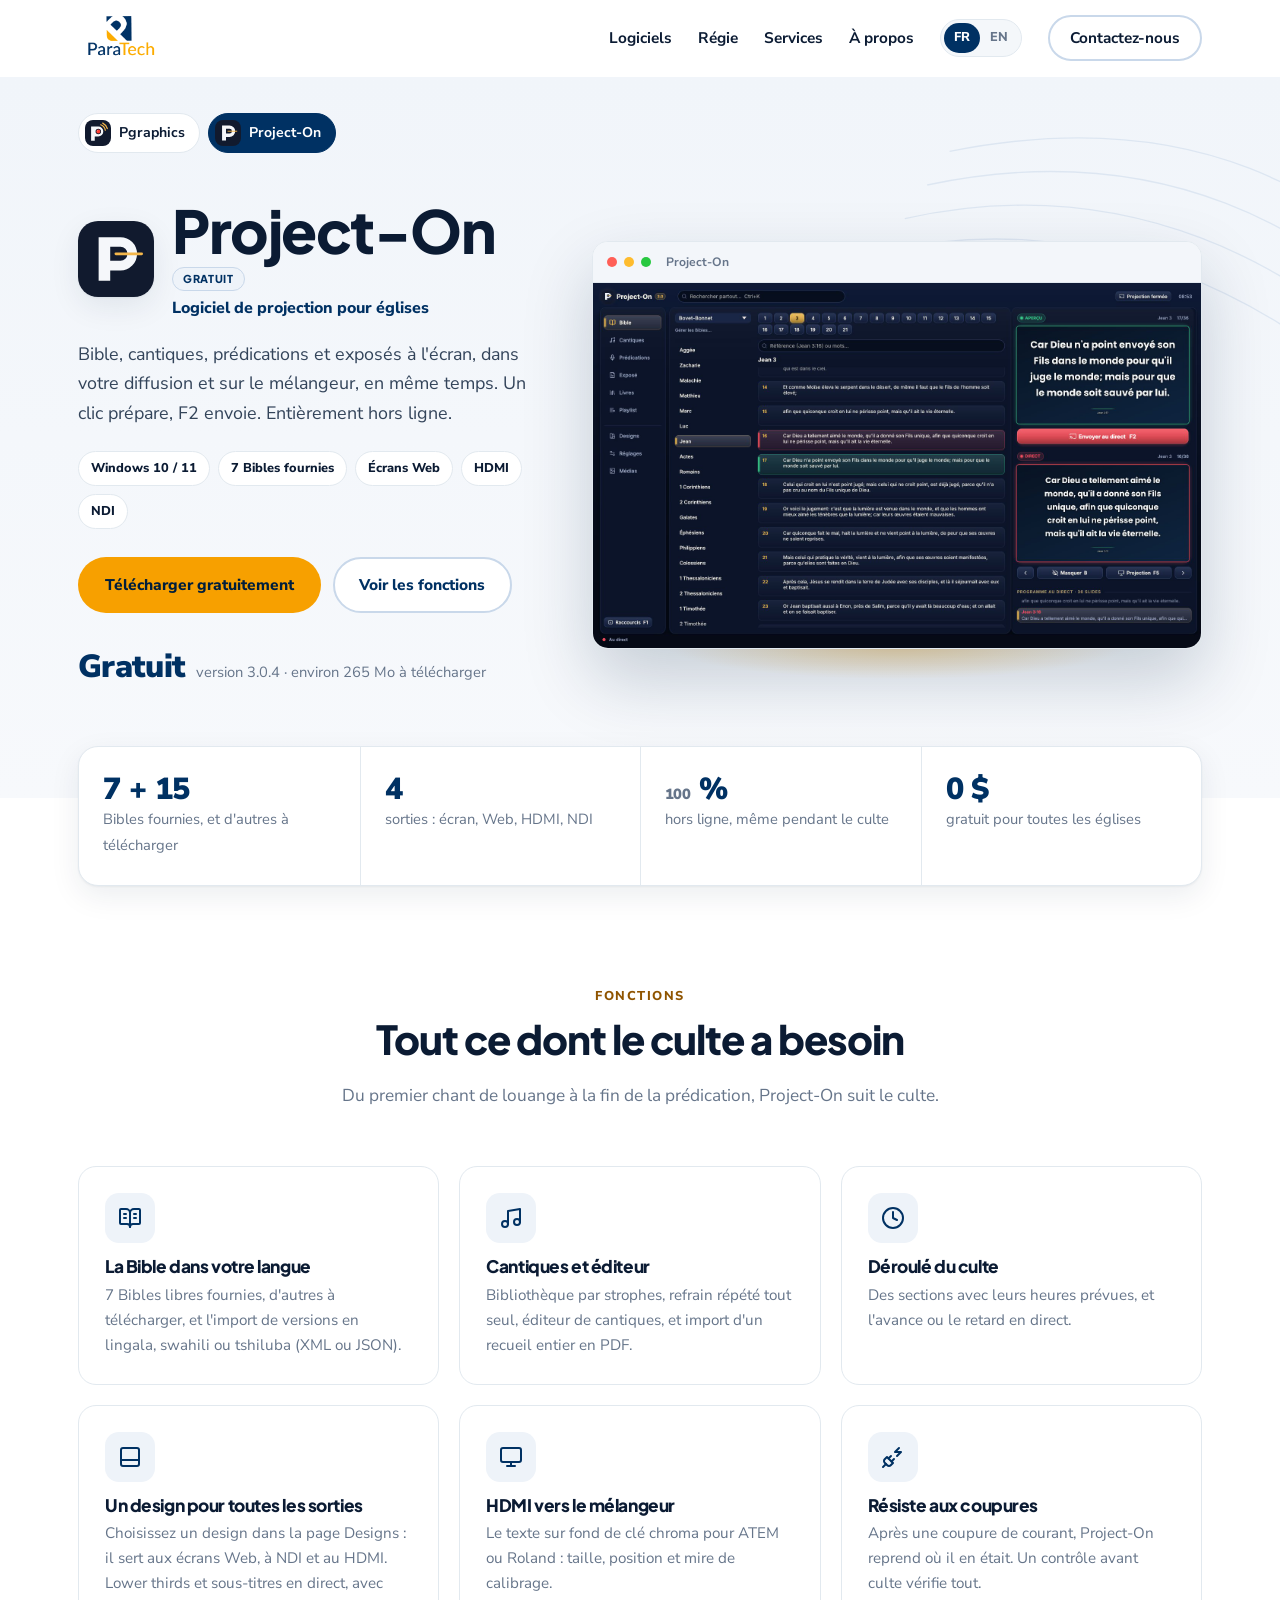
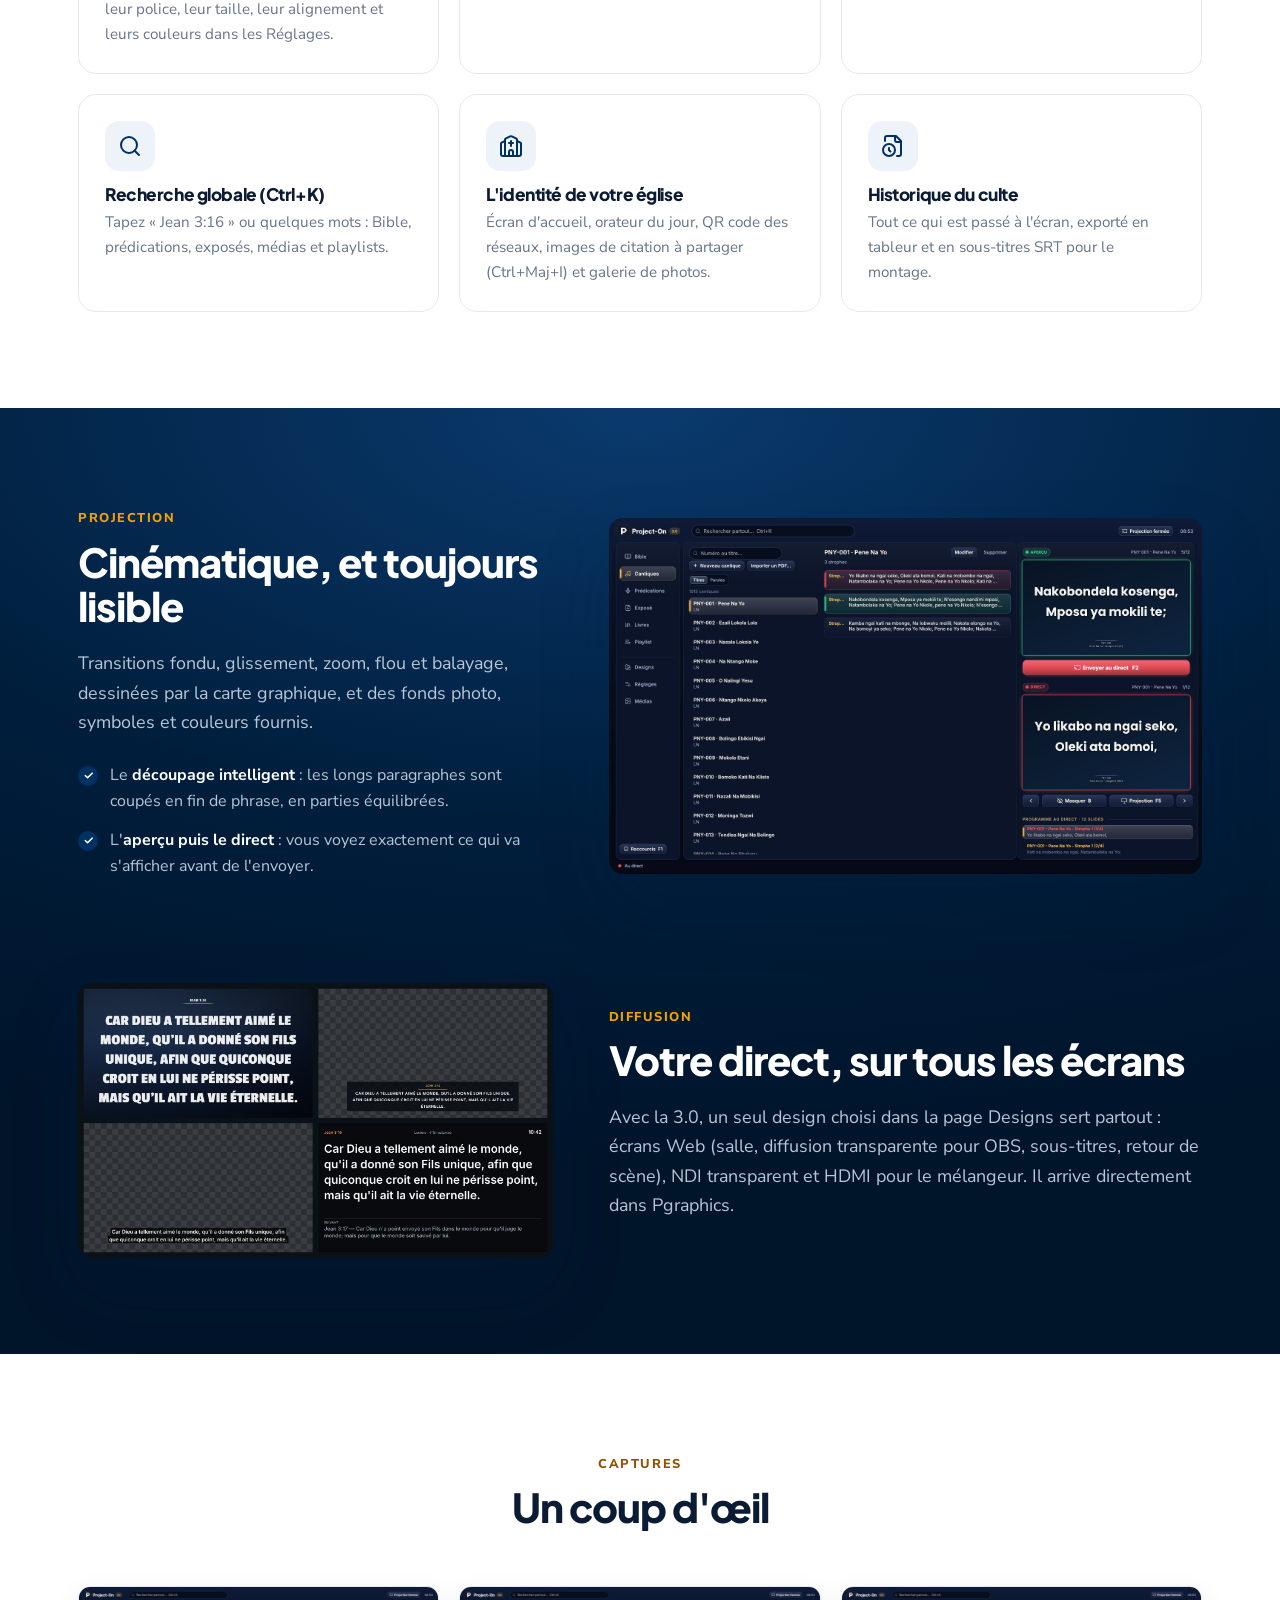
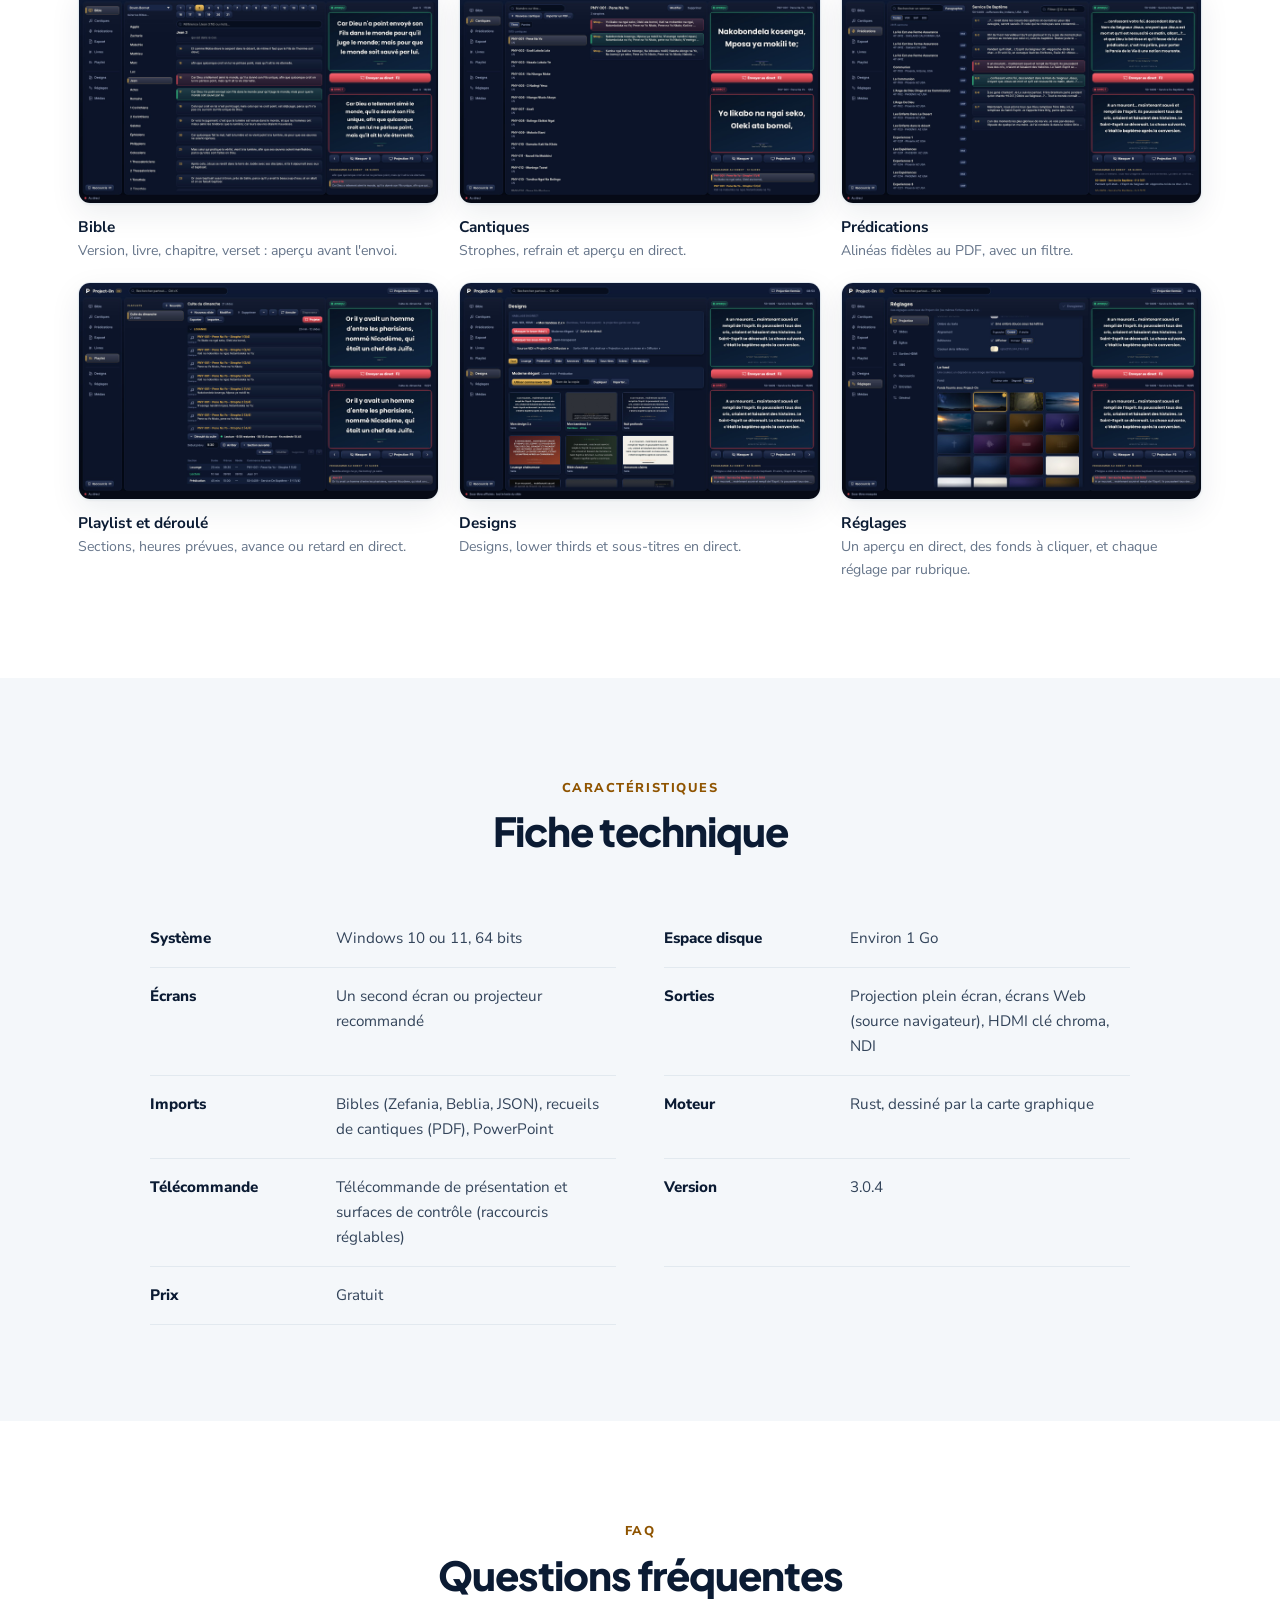
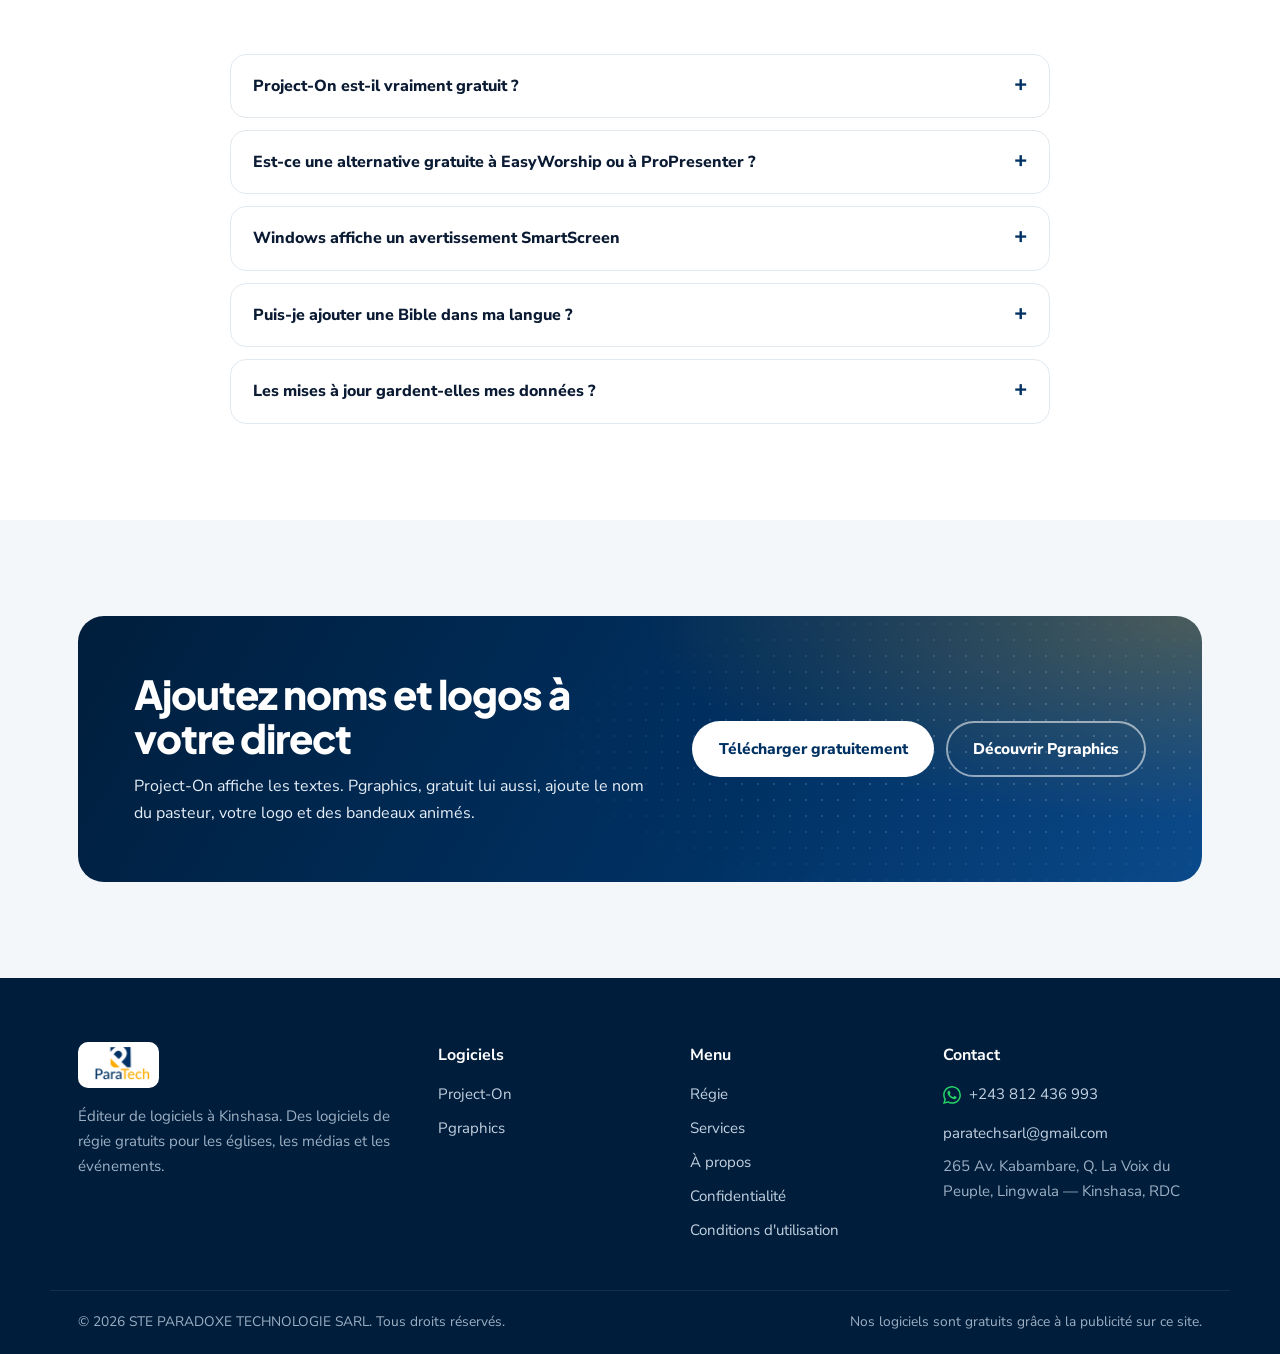
<file: project-on.html>
<!doctype html>
<html lang="fr" data-title-en="Project-On — Free church projection software (Bible, hymns) | PARATECH" data-description-en="Project-On, free church projection software: Bible, hymns, sermons, service order, stream, HDMI and NDI outputs. Fully offline, for Windows.">
<head>
  <meta charset="utf-8">
  <meta name="viewport" content="width=device-width, initial-scale=1">
  <title>Project-On — Logiciel gratuit de projection pour église | PARATECH</title>
  <meta name="description" content="Project-On, logiciel gratuit de projection pour églises : Bible, cantiques, prédications, sorties diffusion, HDMI et NDI. Hors ligne, en français.">
  <link rel="canonical" href="https://paratechsarl.com/project-on.html">
  <meta property="og:type" content="website">
  <meta property="og:site_name" content="PARATECH">
  <meta property="og:locale" content="fr_FR">
  <meta property="og:url" content="https://paratechsarl.com/project-on.html">
  <meta property="og:title" content="Project-On — Logiciel gratuit de projection pour églises">
  <meta property="og:description" content="Bible, cantiques et prédications à l'écran, dans votre diffusion et sur le mélangeur. Gratuit, hors ligne, en français.">
  <meta property="og:image" content="https://paratechsarl.com/assets/img/projecton/pc3-bible.jpg">
  <meta name="twitter:card" content="summary_large_image">
  <link rel="icon" href="assets/img/projecton-icon.svg">
  <script type="application/ld+json">
  {
    "@context": "https://schema.org",
    "@graph": [
      {
        "@type": "SoftwareApplication",
        "name": "Project-On",
        "url": "https://paratechsarl.com/project-on.html",
        "description": "Logiciel de projection pour églises : Bible, cantiques, prédications et déroulé du culte à l'écran, dans la diffusion et sur le mélangeur. Hors ligne.",
        "applicationCategory": "MultimediaApplication",
        "applicationSubCategory": "Projection pour églises",
        "operatingSystem": "Windows 10, Windows 11",
        "softwareVersion": "3.0.4",
        "inLanguage": "fr",
        "isAccessibleForFree": true,
        "offers": { "@type": "Offer", "price": "0", "priceCurrency": "USD" },
        "image": "https://paratechsarl.com/assets/img/projecton/pc3-bible.jpg",
        "screenshot": [
          "https://paratechsarl.com/assets/img/projecton/pc3-bible.jpg",
          "https://paratechsarl.com/assets/img/projecton/pc3-cantiques.jpg",
          "https://paratechsarl.com/assets/img/projecton/pc3-designs.jpg"
        ],
        "publisher": { "@type": "Organization", "@id": "https://paratechsarl.com/#organisation", "name": "PARATECH", "url": "https://paratechsarl.com/" }
      },
      {
        "@type": "BreadcrumbList",
        "itemListElement": [
          { "@type": "ListItem", "position": 1, "name": "PARATECH", "item": "https://paratechsarl.com/" },
          { "@type": "ListItem", "position": 2, "name": "Project-On", "item": "https://paratechsarl.com/project-on.html" }
        ]
      }
    ]
  }
  </script>
  <link rel="preconnect" href="https://fonts.googleapis.com">
  <link rel="preconnect" href="https://fonts.gstatic.com" crossorigin>
  <link href="https://fonts.googleapis.com/css2?family=Nunito+Sans:opsz,wght@6..12,400;6..12,600;6..12,700;6..12,800;6..12,900&family=Plus+Jakarta+Sans:wght@700;800&display=swap" rel="stylesheet">
  <link rel="stylesheet" href="assets/css/style.css?v=20261112">
</head>
<body>

<header class="site-header" id="top">
  <div class="container header-inner">
    <a href="index.html" class="brand" aria-label="PARATECH — accueil"><img src="assets/img/paratech-logo.png" alt="PARATECH" width="120" height="66"></a>
    <button class="nav-toggle" aria-label="Menu" aria-expanded="false"><span></span><span></span><span></span></button>
    <nav class="nav" aria-label="Navigation principale">
      <a href="index.html#logiciels" data-i18n="nav.software">Logiciels</a>
      <a href="index.html#regie" data-i18n="nav.regie">Régie</a>
      <a href="index.html#services" data-i18n="nav.services">Services</a>
      <a href="index.html#apropos" data-i18n="nav.about">À propos</a>
      <button class="lang-switch" type="button" aria-label="Changer de langue / Switch language"><span data-lang="fr">FR</span><span data-lang="en">EN</span></button>
      <a href="index.html#contact" class="btn btn-ghost" data-i18n="nav.contact">Contactez-nous</a>
    </nav>
  </div>
  <span class="scroll-progress" aria-hidden="true"></span>
</header>

<main>
  <section class="p-hero">
    <svg class="curves" viewBox="0 0 500 500" aria-hidden="true"><path d="M-40 300C60 140 220 80 420 120"/><path d="M-40 340C80 170 250 110 440 150"/><path d="M-40 380C100 200 280 140 460 180"/><path d="M-40 420C120 230 310 170 480 210"/></svg>
    <div class="container">
      <nav class="p-switch" aria-label="Nos logiciels">
        <a href="pgraphics.html"><img src="assets/img/pgraphics-icon.svg" alt="">Pgraphics</a>
        <a href="project-on.html" aria-current="page"><img src="assets/img/projecton-icon.svg" alt="">Project-On</a>
      </nav>
      <div class="p-hero-grid">
        <div>
          <div class="p-title">
            <img src="assets/img/projecton-icon.svg" alt="">
            <div>
              <h1>Project-On <span class="tag tag-free" data-i18n="common.free">Gratuit</span></h1>
              <p class="p-tagline" data-en="Projection software for churches">Logiciel de projection pour églises</p>
            </div>
          </div>
          <p class="lead" data-en="Bible, hymns, sermons and teachings on the screen, in your stream and on the switcher, all at once. One click prepares, F2 sends. Fully offline.">Bible, cantiques, prédications et exposés à l'écran, dans votre diffusion et sur le mélangeur, en même temps. Un clic prépare, F2 envoie. Entièrement hors ligne.</p>
          <ul class="badges">
            <li>Windows 10 / 11</li><li data-en="7 Bibles included">7 Bibles fournies</li><li data-en="Web screens">Écrans Web</li><li>HDMI</li><li>NDI</li>
          </ul>
          <div class="hero-actions">
            <a class="btn btn-accent" data-dl="projecton" href="#" target="_blank" rel="noopener" data-i18n="common.downloadFree">Télécharger gratuitement</a>
            <a class="btn btn-ghost-light" href="#fonctions" data-en="See the features">Voir les fonctions</a>
          </div>
          <p class="price-tag"><b data-en="Free">Gratuit</b><span data-en="version 3.0.4 · about 265 MB download">version 3.0.4 · environ 265 Mo à télécharger</span></p>
        </div>
        <div class="p-visual">
          <div class="p-frame">
            <div class="p-frame-bar"><i></i><i></i><i></i><span>Project-On</span></div>
            <img src="assets/img/projecton/pc3-bible.jpg" alt="Project-On 3.0 : Jean 3:16 au direct, le verset suivant dans l'aperçu" data-zoom width="1600" height="960">
          </div>
          <span class="p-glow" aria-hidden="true" style="--glow:#F3B64A"></span>
        </div>
      </div>
    </div>
  </section>

  <div class="container">
    <div class="stats">
      <div class="stat"><b>7 + 15</b><span data-en="Bibles included, and more to download">Bibles fournies, et d'autres à télécharger</span></div>
      <div class="stat"><b>4</b><span data-en="outputs: screen, web, HDMI, NDI">sorties : écran, Web, HDMI, NDI</span></div>
      <div class="stat"><b><span data-count="100">100</span> %</b><span data-en="offline, even during the service">hors ligne, même pendant le culte</span></div>
      <div class="stat"><b>0 $</b><span data-en="free for every church">gratuit pour toutes les églises</span></div>
    </div>
  </div>

  <section class="section" id="fonctions">
    <div class="container">
      <div class="section-head">
        <p class="eyebrow" data-en="Features">Fonctions</p>
        <h2 data-en="Everything the service needs">Tout ce dont le culte a besoin</h2>
        <p class="section-sub" data-en="From the first worship song to the end of the sermon, Project-On follows the service.">Du premier chant de louange à la fin de la prédication, Project-On suit le culte.</p>
      </div>
      <div class="feat-grid">
        <article class="feat">
          <div class="svc-icon" aria-hidden="true"><svg viewBox="0 0 24 24"><path d="M12 7v14" /> <path d="M16 12h2" /> <path d="M16 8h2" /> <path d="M3 18a1 1 0 0 1-1-1V4a1 1 0 0 1 1-1h5a4 4 0 0 1 4 4 4 4 0 0 1 4-4h5a1 1 0 0 1 1 1v13a1 1 0 0 1-1 1h-6a3 3 0 0 0-3 3 3 3 0 0 0-3-3z" /> <path d="M6 12h2" /> <path d="M6 8h2" /></svg></div>
          <h3 data-en="Bibles in your language">La Bible dans votre langue</h3>
          <p data-en="7 free Bibles included, more to download, and import of Lingala, Swahili or Tshiluba versions (XML or JSON).">7 Bibles libres fournies, d'autres à télécharger, et l'import de versions en lingala, swahili ou tshiluba (XML ou JSON).</p>
        </article>
        <article class="feat">
          <div class="svc-icon" aria-hidden="true"><svg viewBox="0 0 24 24"><path d="M9 18V5l12-2v13" /> <circle cx="6" cy="18" r="3" /> <circle cx="18" cy="16" r="3" /></svg></div>
          <h3 data-en="Hymns and editor">Cantiques et éditeur</h3>
          <p data-en="Library by verse, chorus repeated automatically, a hymn editor, and import of a whole hymnal from a PDF.">Bibliothèque par strophes, refrain répété tout seul, éditeur de cantiques, et import d'un recueil entier en PDF.</p>
        </article>
        <article class="feat">
          <div class="svc-icon" aria-hidden="true"><svg viewBox="0 0 24 24"><circle cx="12" cy="12" r="10" /> <polyline points="12 6 12 12 16 14" /></svg></div>
          <h3 data-en="Service run sheet">Déroulé du culte</h3>
          <p data-en="Sections with planned times, and whether you are ahead or behind, live.">Des sections avec leurs heures prévues, et l'avance ou le retard en direct.</p>
        </article>
        <article class="feat">
          <div class="svc-icon" aria-hidden="true"><svg viewBox="0 0 24 24"><rect width="18" height="18" x="3" y="3" rx="2" /> <path d="M3 15h18" /></svg></div>
          <h3 data-en="One design for every output">Un design pour toutes les sorties</h3>
          <p data-en="Pick a design in the Designs page: it is used on the web screens, on NDI and on HDMI. Lower thirds and live subtitles too, with their font, size, alignment and colors set in Settings.">Choisissez un design dans la page Designs : il sert aux écrans Web, à NDI et au HDMI. Lower thirds et sous-titres en direct, avec leur police, leur taille, leur alignement et leurs couleurs dans les Réglages.</p>
        </article>
        <article class="feat">
          <div class="svc-icon" aria-hidden="true"><svg viewBox="0 0 24 24"><rect width="20" height="14" x="2" y="3" rx="2" /> <line x1="8" x2="16" y1="21" y2="21" /> <line x1="12" x2="12" y1="17" y2="21" /></svg></div>
          <h3 data-en="HDMI to your switcher">HDMI vers le mélangeur</h3>
          <p data-en="Text on a chroma-key background for ATEM or Roland, with text size, position and a calibration chart.">Le texte sur fond de clé chroma pour ATEM ou Roland : taille, position et mire de calibrage.</p>
        </article>
        <article class="feat">
          <div class="svc-icon" aria-hidden="true"><svg viewBox="0 0 24 24"><path d="M6.3 20.3a2.4 2.4 0 0 0 3.4 0L12 18l-6-6-2.3 2.3a2.4 2.4 0 0 0 0 3.4Z" /> <path d="m2 22 3-3" /> <path d="M7.5 13.5 10 11" /> <path d="M10.5 16.5 13 14" /> <path d="m18 3-4 4h6l-4 4" /></svg></div>
          <h3 data-en="Survives power cuts">Résiste aux coupures</h3>
          <p data-en="After a power cut, Project-On restarts where it was. A pre-service check tests everything.">Après une coupure de courant, Project-On reprend où il en était. Un contrôle avant culte vérifie tout.</p>
        </article>
        <article class="feat">
          <div class="svc-icon" aria-hidden="true"><svg viewBox="0 0 24 24"><circle cx="11" cy="11" r="8" /> <path d="m21 21-4.3-4.3" /></svg></div>
          <h3 data-en="Global search (Ctrl+K)">Recherche globale (Ctrl+K)</h3>
          <p data-en="Type “John 3:16” or any words: Bible, sermons, teachings, media and playlists.">Tapez « Jean 3:16 » ou quelques mots : Bible, prédications, exposés, médias et playlists.</p>
        </article>
        <article class="feat">
          <div class="svc-icon" aria-hidden="true"><svg viewBox="0 0 24 24"><path d="M10 9h4" /> <path d="M12 7v5" /> <path d="M14 22v-4a2 2 0 0 0-4 0v4" /> <path d="M18 22V5.618a1 1 0 0 0-.553-.894l-4.553-2.277a2 2 0 0 0-1.788 0L6.553 4.724A1 1 0 0 0 6 5.618V22" /> <path d="m18 7 3.447 1.724a1 1 0 0 1 .553.894V20a2 2 0 0 1-2 2H4a2 2 0 0 1-2-2V9.618a1 1 0 0 1 .553-.894L6 7" /></svg></div>
          <h3 data-en="Your church's identity">L'identité de votre église</h3>
          <p data-en="Welcome screen, speaker of the day, social QR code, quote images to share (Ctrl+Shift+I) and a photo gallery.">Écran d'accueil, orateur du jour, QR code des réseaux, images de citation à partager (Ctrl+Maj+I) et galerie de photos.</p>
        </article>
        <article class="feat">
          <div class="svc-icon" aria-hidden="true"><svg viewBox="0 0 24 24"><path d="M16 22h2a2 2 0 0 0 2-2V7l-5-5H6a2 2 0 0 0-2 2v3" /> <path d="M14 2v4a2 2 0 0 0 2 2h4" /> <circle cx="8" cy="16" r="6" /> <path d="M9.5 17.5 8 16.25V14" /></svg></div>
          <h3 data-en="Service history">Historique du culte</h3>
          <p data-en="Everything that went live, exported to a spreadsheet and to SRT subtitles for video editing.">Tout ce qui est passé à l'écran, exporté en tableur et en sous-titres SRT pour le montage.</p>
        </article>
      </div>
    </div>
  </section>

  <section class="section section-dark">
    <div class="container">
      <div class="split-row">
        <div>
          <p class="eyebrow" data-en="Projection">Projection</p>
          <h2 data-en="Cinematic, and always readable">Cinématique, et toujours lisible</h2>
          <p class="lead" data-en="Fade, slide, zoom, blur and reveal transitions drawn by the graphics card, and photo, symbol and colour backgrounds included.">Transitions fondu, glissement, zoom, flou et balayage, dessinées par la carte graphique, et des fonds photo, symboles et couleurs fournis.</p>
          <ul class="feature-list">
            <li data-en="<b>Smart splitting</b>: long paragraphs cut at the end of a sentence into balanced parts.">Le <b>découpage intelligent</b> : les longs paragraphes sont coupés en fin de phrase, en parties équilibrées.</li>
            <li data-en="<b>Preview then Live</b>: you see exactly what will appear before sending it.">L'<b>aperçu puis le direct</b> : vous voyez exactement ce qui va s'afficher avant de l'envoyer.</li>
          </ul>
        </div>
        <div class="split-media"><img src="assets/img/projecton/pc3-cantiques.jpg" alt="Project-On 3.0 : un cantique en lingala au direct" data-zoom loading="lazy" width="1600" height="960"></div>
      </div>
      <div class="split-row flip">
        <div>
          <p class="eyebrow" data-en="Streaming">Diffusion</p>
          <h2 data-en="Your livestream, on every screen">Votre direct, sur tous les écrans</h2>
          <p class="lead" data-en="In 3.0, one design chosen in the Designs page is used everywhere: web screens (room, transparent stream for OBS, subtitles, stage display), transparent NDI and HDMI for the switcher. It goes straight into Pgraphics.">Avec la 3.0, un seul design choisi dans la page Designs sert partout : écrans Web (salle, diffusion transparente pour OBS, sous-titres, retour de scène), NDI transparent et HDMI pour le mélangeur. Il arrive directement dans Pgraphics.</p>
        </div>
        <div class="split-media"><img src="assets/img/projecton/pc3-ecrans.jpg" alt="Project-On 3.0 : les quatre écrans Web (salle, diffusion transparente, sous-titres, retour de scène)" data-zoom loading="lazy" width="1600" height="925"></div>
      </div>
    </div>
  </section>

  <section class="section">
    <div class="container">
      <div class="section-head"><p class="eyebrow" data-en="Screenshots">Captures</p><h2 data-en="Take a look">Un coup d'œil</h2></div>
      <div class="gallery">
        <figure class="shot"><img src="assets/img/projecton/pc3-bible.jpg" alt="Onglet Bible de Project-On" data-zoom loading="lazy" width="1600" height="960"><figcaption><b>Bible</b><span data-en="Version, book, chapter, verse: preview before sending.">Version, livre, chapitre, verset : aperçu avant l'envoi.</span></figcaption></figure>
        <figure class="shot"><img src="assets/img/projecton/pc3-cantiques.jpg" alt="Onglet Cantiques de Project-On" data-zoom loading="lazy" width="1600" height="960"><figcaption><b data-en="Hymns">Cantiques</b><span data-en="Verses, chorus and live preview.">Strophes, refrain et aperçu en direct.</span></figcaption></figure>
        <figure class="shot"><img src="assets/img/projecton/pc3-predications.jpg" alt="Onglet Prédications de Project-On" data-zoom loading="lazy" width="1600" height="960"><figcaption><b data-en="Sermons">Prédications</b><span data-en="Paragraphs faithful to the PDF, with a filter.">Alinéas fidèles au PDF, avec un filtre.</span></figcaption></figure>
        <figure class="shot"><img src="assets/img/projecton/pc3-playlist.jpg" alt="Playlist et déroulé du culte dans Project-On" data-zoom loading="lazy" width="1600" height="960"><figcaption><b data-en="Playlist and run sheet">Playlist et déroulé</b><span data-en="Sections, planned times, ahead or behind live.">Sections, heures prévues, avance ou retard en direct.</span></figcaption></figure>
        <figure class="shot"><img src="assets/img/projecton/pc3-designs.jpg" alt="Page Designs de Project-On" data-zoom loading="lazy" width="1600" height="960"><figcaption><b>Designs</b><span data-en="Designs, lower thirds and live subtitles.">Designs, lower thirds et sous-titres en direct.</span></figcaption></figure>
        <figure class="shot"><img src="assets/img/projecton/pc3-reglages.jpg" alt="Réglages de Project-On" data-zoom loading="lazy" width="1600" height="960"><figcaption><b data-en="Settings">Réglages</b><span data-en="A live preview, backgrounds to click, and every option by topic.">Un aperçu en direct, des fonds à cliquer, et chaque réglage par rubrique.</span></figcaption></figure>
      </div>
    </div>
  </section>

  <section class="section section-soft">
    <div class="container">
      <div class="section-head"><p class="eyebrow" data-en="Specifications">Caractéristiques</p><h2 data-en="Technical details">Fiche technique</h2></div>
      <dl class="specs">
        <div class="spec"><dt data-en="System">Système</dt><dd data-en="Windows 10 or 11, 64-bit">Windows 10 ou 11, 64 bits</dd></div>
        <div class="spec"><dt data-en="Disk space">Espace disque</dt><dd data-en="About 1 GB">Environ 1 Go</dd></div>
        <div class="spec"><dt data-en="Screens">Écrans</dt><dd data-en="A second screen or projector recommended">Un second écran ou projecteur recommandé</dd></div>
        <div class="spec"><dt data-en="Outputs">Sorties</dt><dd data-en="Fullscreen projection, web screens (browser source), HDMI chroma key, NDI">Projection plein écran, écrans Web (source navigateur), HDMI clé chroma, NDI</dd></div>
        <div class="spec"><dt data-en="Imports">Imports</dt><dd data-en="Bibles (Zefania, Beblia, JSON), hymnals (PDF), PowerPoint">Bibles (Zefania, Beblia, JSON), recueils de cantiques (PDF), PowerPoint</dd></div>
        <div class="spec"><dt data-en="Engine">Moteur</dt><dd data-en="Rust, drawn by the graphics card">Rust, dessiné par la carte graphique</dd></div>
        <div class="spec"><dt data-en="Remote control">Télécommande</dt><dd data-en="Presentation remote and control surfaces (custom shortcuts)">Télécommande de présentation et surfaces de contrôle (raccourcis réglables)</dd></div>
        <div class="spec"><dt>Version</dt><dd>3.0.4</dd></div>
        <div class="spec"><dt data-en="Price">Prix</dt><dd data-en="Free">Gratuit</dd></div>
      </dl>
    </div>
  </section>

  <div class="ad-slot" data-ad="product"></div>

  <section class="section">
    <div class="container">
      <div class="section-head"><p class="eyebrow">FAQ</p><h2 data-en="Common questions">Questions fréquentes</h2></div>
      <div class="faq">
        <details><summary data-en="Is Project-On really free?">Project-On est-il vraiment gratuit ?</summary><p data-en="Yes, for every church, with no time limit. Pgraphics is free too, and completes your control room.">Oui, pour toutes les églises, sans limite de durée. Pgraphics est gratuit lui aussi et complète votre régie.</p></details>
        <details><summary data-en="Is it a free alternative to EasyWorship or ProPresenter?">Est-ce une alternative gratuite à EasyWorship ou à ProPresenter ?</summary><p data-en="For church projection, yes: Bible, hymns, sermons and the service order, with room, stream, HDMI and NDI outputs, free, offline and in French.">Pour la projection du culte, oui : Bible, cantiques, prédications et déroulé du culte, avec les sorties salle, diffusion, HDMI et NDI, gratuitement, hors ligne et en français.</p></details>
        <details><summary data-en="Windows shows a SmartScreen warning">Windows affiche un avertissement SmartScreen</summary><p data-en="Click “More info” then “Run anyway”. This is normal for software from a young publisher.">Cliquez sur « Informations complémentaires » puis « Exécuter quand même ». C'est normal pour un logiciel d'un jeune éditeur.</p></details>
        <details><summary data-en="Can I add a Bible in my language?">Puis-je ajouter une Bible dans ma langue ?</summary><p data-en="Yes: Bible page ▸ “Manage Bibles…” ▸ import a Zefania, Beblia or JSON file, for a version your church has the rights to.">Oui : page Bible ▸ « Gérer les Bibles… » ▸ importer un fichier Zefania, Beblia ou JSON, pour une version dont l'église a les droits.</p></details>
        <details><summary data-en="Do updates keep my data?">Les mises à jour gardent-elles mes données ?</summary><p data-en="Yes. The installer keeps your database, playlists and settings, and 3.0 picks up those of 2.x. Updates are built into the software.">Oui. L'installateur conserve votre base, vos playlists et vos réglages, et la 3.0 reprend ceux de la 2.x. La mise à jour est intégrée au logiciel.</p></details>
      </div>
    </div>
  </section>

  <section class="section section-soft">
    <div class="container">
      <div class="cta-band">
        <div>
          <h2 data-en="Add names and logos to your livestream">Ajoutez noms et logos à votre direct</h2>
          <p data-en="Project-On shows the text. Pgraphics, free too, adds the pastor's name, your logo and animated lower thirds.">Project-On affiche les textes. Pgraphics, gratuit lui aussi, ajoute le nom du pasteur, votre logo et des bandeaux animés.</p>
        </div>
        <div class="hero-actions">
          <a class="btn btn-accent" data-dl="projecton" href="#" target="_blank" rel="noopener" data-i18n="common.downloadFree">Télécharger gratuitement</a>
          <a class="btn btn-ghost-light" href="pgraphics.html" data-en="Discover Pgraphics">Découvrir Pgraphics</a>
        </div>
      </div>
    </div>
  </section>
</main>

<footer class="site-footer">
  <div class="container footer-grid">
    <div class="footer-brand">
      <img src="assets/img/paratech-logo.png" alt="PARATECH" width="90" height="50">
      <p data-i18n="footer.about">Éditeur de logiciels à Kinshasa. Des logiciels de régie gratuits pour les églises, les médias et les événements.</p>
      <div class="socials" data-social></div>
    </div>
    <div>
      <h4 data-i18n="footer.software">Logiciels</h4>
      <ul><li><a href="project-on.html">Project-On</a></li><li><a href="pgraphics.html">Pgraphics</a></li></ul>
    </div>
    <div>
      <h4 data-i18n="footer.menu">Menu</h4>
      <ul><li><a href="index.html#regie" data-i18n="nav.regie">Régie</a></li><li><a href="index.html#services" data-i18n="nav.services">Services</a></li><li><a href="index.html#apropos" data-i18n="nav.about">À propos</a></li><li><a href="confidentialite.html" data-i18n="footer.privacy">Confidentialité</a></li><li><a href="conditions.html" data-i18n="footer.terms">Conditions d'utilisation</a></li></ul>
    </div>
    <div>
      <h4 data-i18n="footer.contact">Contact</h4>
      <ul><li><a class="footer-wa" data-contact="whatsapp" href="#" target="_blank" rel="noopener"><svg class="wa-logo" viewBox="0 0 24 24" aria-hidden="true"><path d="M17.472 14.382c-.297-.149-1.758-.867-2.03-.967-.273-.099-.471-.148-.67.15-.197.297-.767.966-.94 1.164-.173.199-.347.223-.644.075-.297-.15-1.255-.463-2.39-1.475-.883-.788-1.48-1.761-1.653-2.059-.173-.297-.018-.458.13-.606.134-.133.298-.347.446-.52.149-.174.198-.298.298-.497.099-.198.05-.371-.025-.52-.075-.149-.669-1.612-.916-2.207-.242-.579-.487-.5-.669-.51-.173-.008-.371-.01-.57-.01-.198 0-.52.074-.792.372-.272.297-1.04 1.016-1.04 2.479 0 1.462 1.065 2.875 1.213 3.074.149.198 2.096 3.2 5.077 4.487.709.306 1.262.489 1.694.625.712.227 1.36.195 1.871.118.571-.085 1.758-.719 2.006-1.413.248-.694.248-1.289.173-1.413-.074-.124-.272-.198-.57-.347m-5.421 7.403h-.004a9.87 9.87 0 01-5.031-1.378l-.361-.214-3.741.982.998-3.648-.235-.374a9.86 9.86 0 01-1.51-5.26c.001-5.45 4.436-9.884 9.888-9.884 2.64 0 5.122 1.03 6.988 2.898a9.825 9.825 0 012.893 6.994c-.003 5.45-4.437 9.884-9.885 9.884m8.413-18.297A11.815 11.815 0 0012.05 0C5.495 0 .16 5.335.157 11.892c0 2.096.547 4.142 1.588 5.945L.057 24l6.305-1.654a11.882 11.882 0 005.683 1.448h.005c6.554 0 11.89-5.335 11.893-11.893a11.821 11.821 0 00-3.48-8.413Z"/></svg><span data-contact-text="phoneDisplay"></span></a></li><li><a data-contact="email" href="#"><span data-contact-text="email"></span></a></li><li><span data-contact-text="address"></span></li></ul>
    </div>
  </div>
  <div class="container footer-bottom">
    <p>© <span data-year></span> <span data-legal="company"></span>. <span data-i18n="footer.rights">Tous droits réservés.</span></p>
    <p data-i18n="footer.ads">Nos logiciels sont gratuits grâce à la publicité sur ce site.</p>
  </div>
</footer>

<script src="assets/js/config.js?v=20261112"></script>
<script src="assets/js/i18n.js?v=20261112"></script>
<script src="assets/js/main.js?v=20261116"></script>
</body>
</html>
</file>
<file: assets/css/style.css>
/* PARATECH — style clair et vert émeraude, inspiré des sites d'agence modernes */
:root {
  /* Charte ParaTech : bleu marine (structure, confiance) et orange (action, énergie). */
  --ink: #0B1B33;          /* titres, pied de page */
  --navy-900: #001E3C;
  --navy-700: #003163;     /* couleur de marque */
  --navy-600: #0B4A8B;
  --navy-400: #4C7DB8;
  --orange: #F7A000;       /* boutons d'action, repères */
  --orange-600: #E08E00;
  --orange-ink: #8F5400;   /* l'orange en texte : lisible sur fond clair (contraste ≥ 4,5:1) */
  --sky: #C9D8EA;
  --sky-50: #EEF3F9;
  --text: #33445A;
  --muted: #66758A;
  --line: #E2E9EF;
  --bg: #FFFFFF;
  --bg-soft: #F4F7FA;
  --radius: 18px;
  --shadow: 0 1px 2px rgba(0, 33, 63, .05), 0 10px 30px rgba(0, 33, 63, .08);
  --shadow-lg: 0 30px 70px rgba(0, 33, 63, .20);
  --container: 1180px;
  --font-display: "Plus Jakarta Sans", "Nunito Sans", "Segoe UI", system-ui, sans-serif;
}

* { box-sizing: border-box; }
html { scroll-behavior: smooth; scroll-padding-top: 84px; }
body {
  margin: 0; font-family: "Nunito Sans", "Segoe UI", system-ui, sans-serif;
  color: var(--text); background: var(--bg); line-height: 1.65;
  -webkit-font-smoothing: antialiased; overflow-x: hidden;
}
img { max-width: 100%; height: auto; display: block; }
a { color: inherit; }
h1, h2, h3 { color: var(--ink); line-height: 1.12; margin: 0 0 .5em; letter-spacing: -.025em; font-weight: 800; font-family: var(--font-display); }
h1 { font-size: clamp(2.3rem, 5vw, 3.7rem); }
h2 { font-size: clamp(1.8rem, 3.4vw, 2.5rem); }
h3 { font-size: 1.2rem; }
p { margin: 0 0 1em; }
main { overflow-x: clip; }

.container { width: 100%; max-width: var(--container); margin: 0 auto; padding: 0 16px; }
@media (min-width: 720px) { .container { padding: 0 28px; } }

.eyebrow { display: inline-block; font-size: .8rem; font-weight: 800; letter-spacing: .12em; text-transform: uppercase; color: var(--orange-ink); margin-bottom: .8em; }
.pill { padding: 7px 14px; border-radius: 999px; background: #fff; border: 1px solid var(--line); color: var(--navy-700); letter-spacing: .04em; text-transform: none; font-size: .88rem; box-shadow: var(--shadow); }
.lead { font-size: 1.12rem; }
.muted { color: var(--muted); font-weight: 600; }
.accent { color: var(--navy-700); background: linear-gradient(transparent 60%, rgba(247, 160, 0, .45) 0); padding: 0 .08em; border-radius: 2px; }
.center { text-align: center; margin-top: 40px; }

/* ---------- Boutons (pilules, comme la maquette) ---------- */
.btn {
  display: inline-flex; align-items: center; justify-content: center; gap: .5em;
  padding: .85em 1.6em; border-radius: 999px; font: inherit; font-weight: 800; font-size: .97rem;
  text-decoration: none; border: 2px solid transparent; cursor: pointer;
  transition: transform .15s ease, background .15s, box-shadow .15s, border-color .15s, color .15s;
}
.btn:hover { transform: translateY(-1px); }
.btn:focus-visible, a:focus-visible, button:focus-visible, summary:focus-visible { outline: 3px solid var(--orange); outline-offset: 2px; }
.btn-primary, .btn-accent { background: var(--orange); color: var(--navy-900); }
.btn-primary:hover, .btn-accent:hover { background: var(--orange-600); box-shadow: 0 10px 24px rgba(247, 160, 0, .35); }
.btn-ghost, .btn-ghost-light { background: #fff; color: var(--navy-700); border-color: var(--sky); }
.btn-ghost:hover, .btn-ghost-light:hover { border-color: var(--navy-700); }
.btn-white { background: #fff; color: var(--navy-700); }
.btn-white:hover { box-shadow: 0 10px 24px rgba(0,0,0,.18); }
.btn-outline-white { background: transparent; color: #fff; border-color: rgba(255,255,255,.55); }
.btn-outline-white:hover { border-color: #fff; }
.btn.disabled { opacity: .55; pointer-events: none; }
.btn svg { width: 18px; height: 18px; fill: none; stroke: currentColor; stroke-width: 2.2; stroke-linecap: round; stroke-linejoin: round; }
.hero-actions { display: flex; flex-wrap: wrap; gap: 12px; align-items: center; margin: 28px 0; }
.link-arrow { font-weight: 800; color: var(--navy-700); text-decoration: none; }
.link-arrow::after { content: " →"; transition: margin .15s; }
.link-arrow:hover::after { margin-left: 4px; }
.link-arrow.disabled { color: var(--muted); pointer-events: none; }
.link-arrow.disabled::after { content: ""; }

/* ---------- En-tête ---------- */
.site-header { position: sticky; top: 0; z-index: 50; background: rgba(255,255,255,.92); backdrop-filter: saturate(180%) blur(14px); border-bottom: 1px solid transparent; transition: border-color .2s, box-shadow .2s; }
.site-header.scrolled { border-color: var(--line); box-shadow: 0 8px 30px rgba(0, 33, 63,.06); }
.header-inner { display: flex; align-items: center; justify-content: space-between; height: 76px; gap: 20px; }
.brand img { height: 44px; width: auto; }
.nav { display: flex; align-items: center; gap: 26px; }
.nav a { text-decoration: none; font-weight: 700; font-size: .96rem; color: var(--ink); }
.nav a:not(.btn):hover, .nav a[aria-current="page"] { color: var(--navy-600); }
.nav .btn { padding: .55em 1.3em; }
.lang-switch { display: inline-flex; border: 1.5px solid var(--line); border-radius: 999px; padding: 3px; background: var(--bg-soft); cursor: pointer; font: inherit; font-size: .8rem; font-weight: 800; }
.lang-switch span { padding: 4px 10px; border-radius: 999px; color: var(--muted); }
html[lang="fr"] .lang-switch [data-lang="fr"], html[lang="en"] .lang-switch [data-lang="en"] { background: var(--navy-700); color: #fff; }
.nav-toggle { display: none; background: none; border: 0; padding: 10px; cursor: pointer; }
.nav-toggle span { display: block; width: 24px; height: 2px; background: var(--ink); margin: 5px 0; border-radius: 2px; }
.scroll-progress { position: absolute; left: 0; bottom: -1px; height: 3px; width: 100%; background: linear-gradient(90deg, var(--navy-700), var(--orange)); transform-origin: 0 50%; transform: scaleX(var(--progress, 0)); }
@media (max-width: 920px) {
  .nav-toggle { display: block; }
  .nav { position: absolute; top: 76px; left: 0; right: 0; flex-direction: column; align-items: stretch; gap: 0; background: #fff; border-bottom: 1px solid var(--line); padding: 8px 16px 18px; display: none; box-shadow: var(--shadow); }
  .nav.open { display: flex; }
  .nav a:not(.btn) { padding: 12px 4px; border-bottom: 1px solid var(--line); }
  .nav .btn { margin-top: 14px; }
  .lang-switch { align-self: flex-start; margin-top: 14px; }
}

/* ---------- Décor : courbes fines (comme la maquette) ---------- */
.curves { position: absolute; pointer-events: none; opacity: .5; }
.curves path { fill: none; stroke: var(--sky); stroke-width: 1.2; }

/* ---------- Héros de l'accueil ---------- */
.hero { position: relative; overflow: hidden; background: linear-gradient(180deg, #F1F5FA 0%, #F7F9FC 100%); padding: 72px 0 96px; isolation: isolate; }
.hero .curves { left: -120px; top: -40px; width: 520px; }
.hero-grid { display: grid; grid-template-columns: 1fr 1.05fr; gap: 56px; align-items: center; }
.hero h1 .accent { color: var(--navy-700); }
.hero-facts { list-style: none; padding: 0; margin: 0; display: flex; flex-wrap: wrap; gap: 10px 26px; font-size: .95rem; color: var(--muted); }
.hero-facts strong { color: var(--ink); font-weight: 900; font-size: 1.1rem; }
.hero-visual { position: relative; }
.hero-visual::before { content: ""; position: absolute; left: 6%; right: 6%; bottom: -34px; height: 70px; border-radius: 50%; background: radial-gradient(closest-side, rgba(0, 33, 63,.14), transparent); z-index: -1; }
.stack { position: relative; aspect-ratio: 16 / 11; }
.stack img { position: absolute; border-radius: 14px; box-shadow: var(--shadow-lg); border: 1px solid rgba(0, 33, 63,.08); }
.stack-back { width: 78%; right: 0; top: 0; animation: float 8s ease-in-out infinite; }
.stack-front { width: 80%; left: 0; bottom: 4%; animation: float 9s ease-in-out -3s infinite; }
.stack-phone { width: 21% !important; right: 2%; bottom: -6%; border-radius: 20px !important; border: 5px solid var(--ink) !important; animation: float 7s ease-in-out -2s infinite; }
.chip { position: absolute; z-index: 2; display: inline-flex; align-items: center; gap: 8px; background: #fff; color: var(--ink); font-weight: 800; font-size: .84rem; padding: 9px 14px; border-radius: 999px; box-shadow: var(--shadow); }
.chip b { color: var(--navy-700); }
.chip-free { left: -2%; top: 10%; animation: float 6s ease-in-out -1s infinite; }
.chip-offline { right: 24%; top: 44%; animation: float 7s ease-in-out -4s infinite; }
.dot { width: 9px; height: 9px; border-radius: 50%; display: inline-block; background: var(--navy-600); }
.dot.live { background: #E5484D; animation: pulse 1.8s infinite; }
@keyframes pulse { 0% { box-shadow: 0 0 0 0 rgba(229,72,77,.55); } 70% { box-shadow: 0 0 0 10px rgba(229,72,77,0); } 100% { box-shadow: 0 0 0 0 rgba(229,72,77,0); } }
@keyframes float { 50% { transform: translateY(-10px); } }
@media (max-width: 900px) { .hero { padding: 40px 0 72px; } .hero-grid { grid-template-columns: 1fr; gap: 40px; } }

/* Titre révélé mot à mot */
.split .w { display: inline-block; overflow: hidden; vertical-align: top; padding-bottom: .08em; }
.split .w > span { display: inline-block; transform: translateY(105%); animation: wordUp .8s cubic-bezier(.2,.8,.2,1) forwards; animation-delay: calc(var(--i) * 55ms + 150ms); }
@keyframes wordUp { to { transform: none; } }

/* ---------- Bande « compatible avec » (logos clients de la maquette) ---------- */
.logo-strip { background: #fff; border-top: 1px solid var(--line); border-bottom: 1px solid var(--line); padding: 26px 0; }
.logo-strip .container { display: flex; align-items: center; gap: 18px 40px; flex-wrap: wrap; justify-content: center; }
.logo-strip p { margin: 0; font-size: .8rem; font-weight: 800; letter-spacing: .12em; text-transform: uppercase; color: var(--muted); }
.logo-strip ul { list-style: none; margin: 0; padding: 0; display: flex; flex-wrap: wrap; gap: 14px 34px; justify-content: center; }
.logo-strip li { font-weight: 900; font-size: 1.15rem; color: #98A7B8; letter-spacing: -.01em; transition: color .2s; }
.logo-strip li:hover { color: var(--navy-700); }

/* ---------- Sections ---------- */
.section { padding: 96px 0; position: relative; }
.section-soft { background: var(--bg-soft); }
.section-sky { background: var(--sky-50); }
.section-dark { background: radial-gradient(120% 80% at 50% 0%, #0A3A6E 0%, var(--navy-900) 55%, #00142A 100%); color: #B8C6D6; }
.section-dark h2, .section-dark h3, .section-dark b { color: #fff; }
.section-dark .lead, .section-dark .section-sub { color: #B8C6D6; }
.section-dark .eyebrow { color: var(--orange); }
.section-head { max-width: 700px; margin: 0 auto 56px; text-align: center; }
.section-head.left { margin-left: 0; text-align: left; }
.section-sub { color: var(--muted); font-size: 1.08rem; }
@media (max-width: 720px) { .section { padding: 64px 0; } }

.tag { font-size: .7rem; font-weight: 900; letter-spacing: .06em; text-transform: uppercase; padding: 5px 10px; border-radius: 999px; vertical-align: middle; }
.tag-free { background: var(--sky-50); color: var(--navy-700); border: 1px solid var(--sky); }
.tag-soon { background: #FFF4DB; color: #8A5B00; }
.tag-pro { background: var(--navy-700); color: #fff; }
h1 .tag, h2 .tag { font-size: .68rem; position: relative; top: -6px; }

/* ---------- Logiciels : titre + illustration à gauche, accordéon à droite ---------- */
.software { display: grid; grid-template-columns: .85fr 1.15fr; gap: 64px; align-items: start; }
.software-intro { position: sticky; top: 110px; }
.orbit { position: relative; width: min(340px, 100%); aspect-ratio: 1; margin: 36px 0 0; }
.orbit::before { content: ""; position: absolute; inset: 14%; border-radius: 50%; background: radial-gradient(circle at 35% 30%, var(--navy-400), var(--navy-700) 70%); box-shadow: 0 30px 60px rgba(247, 160, 0,.3); }
.orbit::after { content: ""; position: absolute; inset: 0; border-radius: 50%; border: 1.5px dashed var(--sky); animation: spin 40s linear infinite; }
.orbit img { position: absolute; width: 58px; height: 58px; border-radius: 16px; background: #fff; padding: 6px; box-shadow: var(--shadow); z-index: 1; }
.orbit img:nth-child(1) { top: 40%; left: -6%; }
.orbit img:nth-child(2) { top: 40%; right: -6%; }
.orbit span { position: absolute; inset: 0; display: grid; place-content: center; text-align: center; color: #fff; font-weight: 900; font-size: 2.4rem; z-index: 1; line-height: 1.05; }
.orbit span small { display: block; font-size: .85rem; font-weight: 700; opacity: .85; letter-spacing: .06em; text-transform: uppercase; }
@keyframes spin { to { transform: rotate(360deg); } }

.accordion { display: grid; gap: 0; border-top: 1px solid var(--line); }
.accordion details { border-bottom: 1px solid var(--line); }
.accordion summary { list-style: none; cursor: pointer; display: flex; align-items: center; gap: 16px; padding: 20px 4px; }
.accordion summary::-webkit-details-marker { display: none; }
.accordion summary img { width: 46px; height: 46px; border-radius: 12px; flex: 0 0 auto; }
.accordion summary .acc-title { flex: 1; min-width: 0; }
.accordion summary b { display: block; color: var(--ink); font-size: 1.25rem; font-weight: 800; }
.accordion summary small { display: block; color: var(--muted); font-size: .92rem; }
.accordion summary::after { content: "+"; flex: 0 0 34px; height: 34px; border-radius: 50%; display: grid; place-items: center; font-size: 1.3rem; font-weight: 700; color: var(--navy-700); border: 1.5px solid var(--sky); transition: transform .25s, background .25s, color .25s; }
.accordion details[open] summary::after { transform: rotate(45deg); background: var(--navy-700); color: #fff; border-color: var(--navy-700); }
.acc-body { padding: 0 4px 24px 62px; display: grid; grid-template-columns: 1fr 200px; gap: 22px; align-items: start; animation: fadeIn .4s ease; }
.acc-body p { margin: 0 0 14px; }
.acc-body img { border-radius: 12px; box-shadow: var(--shadow); border: 1px solid var(--line); }
.acc-actions { display: flex; flex-wrap: wrap; gap: 10px 18px; align-items: center; }
.acc-actions .btn { padding: .6em 1.2em; font-size: .92rem; }
@media (max-width: 960px) { .software { grid-template-columns: 1fr; gap: 24px; } .software-intro { position: static; } .orbit { display: none; } }
@media (max-width: 620px) { .acc-body { grid-template-columns: 1fr; padding-left: 4px; } }

/* ---------- Schéma de la régie ---------- */
.flow { display: grid; grid-template-columns: 1fr 90px auto 90px 1fr; align-items: center; max-width: 1040px; margin: 0 auto; }
.flow-col { display: grid; gap: 14px; }
.flow-node { display: flex; align-items: center; gap: 14px; padding: 14px 16px; border-radius: 16px; text-decoration: none; background: #fff; border: 1px solid var(--line); box-shadow: var(--shadow); transition: transform .25s, border-color .25s; }
a.flow-node:hover { transform: translateX(4px); border-color: var(--navy-400); }
.flow-node img { border-radius: 10px; flex: 0 0 40px; }
.flow-node b { display: block; color: var(--ink); }
.flow-node small { display: block; color: var(--muted); font-size: .85rem; line-height: 1.35; }
.flow-node.out { background: var(--sky-50); box-shadow: none; border-color: var(--sky); }
.out-ic { flex: 0 0 40px; height: 40px; border-radius: 10px; display: grid; place-items: center; background: var(--navy-700); color: #fff; }
.out-ic svg { width: 21px; height: 21px; fill: none; stroke: currentColor; stroke-width: 2; stroke-linecap: round; stroke-linejoin: round; }
.flow-link { position: relative; height: 4px; border-radius: 4px; background: var(--line); overflow: hidden; }
.flow-link i { position: absolute; inset: 0; width: 200%; background: repeating-linear-gradient(90deg, transparent 0 14px, var(--navy-600) 14px 34px, transparent 34px 48px); animation: flowX 1.2s linear infinite; }
@keyframes flowX { from { transform: translateX(-48px); } to { transform: translateX(0); } }
@keyframes flowY { from { transform: translateY(-48px); } to { transform: translateY(0); } }
.flow-hub { position: relative; width: 190px; height: 190px; border-radius: 50%; display: grid; place-content: center; text-align: center; background: radial-gradient(circle at 30% 30%, var(--navy-600), var(--navy-900)); color: #fff; box-shadow: 0 20px 50px rgba(247, 160, 0,.35); }
.flow-hub b { color: #fff; font-size: 1.15rem; }
.flow-hub small { color: var(--sky); font-size: .76rem; font-weight: 800; letter-spacing: .04em; padding: 0 18px; }
.hub-ring { position: absolute; inset: -10px; border-radius: 50%; border: 2px dashed var(--sky); animation: spin 18s linear infinite; }
@media (max-width: 900px) {
  .flow { grid-template-columns: 1fr; }
  .flow-hub { justify-self: center; width: 170px; height: 170px; margin: 6px 0; }
  .flow-link { justify-self: center; width: 4px; height: 56px; }
  .flow-link i { width: 100%; height: 200%; background: repeating-linear-gradient(180deg, transparent 0 14px, var(--navy-600) 14px 34px, transparent 34px 48px); animation-name: flowY; }
}

/* ---------- Pourquoi PARATECH : chiffres et atouts ---------- */
.why { display: grid; grid-template-columns: 1fr 1fr; gap: 56px; align-items: center; }
.why-cards { display: grid; grid-template-columns: 1fr 1fr; gap: 18px; }
.why-card { background: #fff; border: 1px solid var(--line); border-radius: var(--radius); padding: 24px; box-shadow: var(--shadow); transition: transform .25s; }
.why-card:hover { transform: translateY(-4px); }
.why-card b { display: block; font-size: 2.1rem; font-weight: 900; color: var(--navy-700); line-height: 1.1; letter-spacing: -.02em; }
.why-card span { color: var(--muted); font-size: .95rem; }
.checks { list-style: none; padding: 0; margin: 20px 0 0; display: grid; gap: 12px; }
.checks li, .feature-list li { position: relative; padding-left: 32px; }
.checks li::before, .feature-list li::before { content: ""; position: absolute; left: 0; top: .25em; width: 20px; height: 20px; border-radius: 50%; background: var(--navy-700) url("data:image/svg+xml,%3Csvg xmlns='http://www.w3.org/2000/svg' viewBox='0 0 24 24' fill='none' stroke='%23fff' stroke-width='3.5' stroke-linecap='round' stroke-linejoin='round'%3E%3Cpath d='M5 12l5 5L20 7'/%3E%3C/svg%3E") center / 11px no-repeat; }
.feature-list { list-style: none; padding: 0; margin: 24px 0 8px; display: grid; gap: 12px; }
@media (max-width: 900px) { .why { grid-template-columns: 1fr; gap: 36px; } }
@media (max-width: 480px) { .why-cards { grid-template-columns: 1fr; } }

/* ---------- Comment ça marche (processus) ---------- */
.process { list-style: none; padding: 0; margin: 0; display: grid; grid-template-columns: repeat(4, 1fr); gap: 22px; counter-reset: step; position: relative; }
.process::before { content: ""; position: absolute; left: 12%; right: 12%; top: 30px; border-top: 2px dashed var(--sky); z-index: 0; }
.process li { position: relative; z-index: 1; text-align: center; padding: 0 8px; }
.process li::before { counter-increment: step; content: counter(step); display: grid; place-items: center; width: 60px; height: 60px; margin: 0 auto 16px; border-radius: 50%; background: #fff; border: 2px solid var(--navy-600); color: var(--navy-700); font-weight: 900; font-size: 1.3rem; box-shadow: var(--shadow); }
.process b { display: block; color: var(--ink); font-size: 1.08rem; margin-bottom: 4px; }
.process span { color: var(--muted); font-size: .94rem; }
@media (max-width: 820px) { .process { grid-template-columns: 1fr 1fr; row-gap: 36px; } .process::before { display: none; } }
@media (max-width: 480px) { .process { grid-template-columns: 1fr; } }

/* ---------- Services et public ---------- */
.service-grid { display: flex; flex-wrap: wrap; justify-content: center; gap: 22px; }
.service-grid .service { flex: 1 1 200px; max-width: 290px; }
.service, .audience { border: 1px solid var(--line); border-radius: var(--radius); padding: 26px; background: #fff; transition: transform .25s, box-shadow .25s, border-color .25s; }
.service:hover, .audience:hover { transform: translateY(-4px); box-shadow: var(--shadow); border-color: var(--sky); }
.service p { font-size: .95rem; }
.svc-icon { width: 50px; height: 50px; border-radius: 14px; background: var(--sky-50); display: grid; place-items: center; margin-bottom: 16px; transition: background .3s, transform .4s cubic-bezier(.3,1.6,.5,1); }
.svc-icon svg { width: 24px; height: 24px; fill: none; stroke: var(--navy-700); stroke-width: 2; stroke-linecap: round; stroke-linejoin: round; }
.service:hover .svc-icon, .feat:hover .svc-icon { background: var(--navy-700); transform: rotate(-6deg); }
.service:hover .svc-icon svg, .feat:hover .svc-icon svg { stroke: #fff; }
.svc-price { font-weight: 900; color: var(--navy-700); margin: 0; }
.svc-price span, .svc-price small { font-weight: 600; color: var(--muted); }
.audiences { display: grid; grid-template-columns: repeat(4, 1fr); gap: 20px; }
.audience b { display: block; color: var(--ink); font-size: 1.08rem; margin-bottom: 6px; }
.audience span { color: var(--muted); font-size: .94rem; }
.audience .svc-icon, .usecase .svc-icon { margin-bottom: 14px; }
.audience:hover .svc-icon, .usecase:hover .svc-icon { background: var(--navy-700); transform: rotate(-6deg); }
.audience:hover .svc-icon svg, .usecase:hover .svc-icon svg { stroke: #fff; }
@media (max-width: 900px) { .audiences { grid-template-columns: 1fr 1fr; } }
@media (max-width: 520px) { .audiences { grid-template-columns: 1fr; } }

/* ---------- Bandeau vert d'appel (comme la maquette) ---------- */
.cta-band { position: relative; overflow: hidden; isolation: isolate; border-radius: 26px; padding: 56px; background: radial-gradient(90% 140% at 100% 0%, rgba(247, 160, 0, .28), transparent 55%), linear-gradient(120deg, var(--navy-900), var(--navy-700) 60%, var(--navy-600)); color: #E6EEF7; display: grid; grid-template-columns: 1.4fr auto; gap: 32px; align-items: center; text-align: left; }
.cta-band::before { content: ""; position: absolute; inset: 0; z-index: -1; opacity: .18; background-image: radial-gradient(#fff 1.2px, transparent 1.3px); background-size: 16px 16px; mask-image: radial-gradient(ellipse 60% 90% at 80% 50%, #000 20%, transparent 70%); -webkit-mask-image: radial-gradient(ellipse 60% 90% at 80% 50%, #000 20%, transparent 70%); }
.cta-band h2 { color: #fff; margin-bottom: .3em; }
.cta-band p { margin: 0; }
.cta-band .hero-actions { margin: 0; }
.cta-band .btn-accent, .cta-band .btn-primary { background: #fff; color: var(--navy-700); }
.cta-band .btn-ghost-light, .cta-band .btn-ghost { background: transparent; color: #fff; border-color: rgba(255,255,255,.55); }
@media (max-width: 900px) { .cta-band { grid-template-columns: 1fr; padding: 40px 26px; } }

/* ---------- Publicité ---------- */
.ad-slot { display: none; max-width: 970px; margin: 0 auto; padding: 24px 16px; text-align: center; }
.ad-slot.on { display: block; }
.ad-slot .ad-label { display: block; font-size: .7rem; font-weight: 800; letter-spacing: .12em; text-transform: uppercase; color: #A2B0C0; margin-bottom: 6px; }
.ad-slot ins { display: block; min-height: 90px; text-decoration: none; }
.ad-slot.preview ins { display: grid; place-items: center; min-height: 110px; border: 2px dashed var(--sky); border-radius: 14px; color: var(--muted); font-weight: 700; background: var(--sky-50); }

/* ---------- Contact ---------- */
.contact-grid { display: grid; grid-template-columns: 1.1fr 1fr; gap: 56px; align-items: center; }
.legal-line { font-size: .88rem; color: var(--muted); }
.contact-card { background: #fff; border: 1px solid var(--line); border-radius: 22px; padding: 26px; box-shadow: var(--shadow); }
.contact-row { display: flex; gap: 14px; align-items: center; padding: 14px; border-radius: 14px; text-decoration: none; transition: background .15s; }
a.contact-row:hover { background: var(--sky-50); }
.contact-row b { color: var(--ink); }
.contact-row small { display: block; color: var(--muted); font-size: .92rem; word-break: break-word; }
.ci { flex: 0 0 44px; height: 44px; border-radius: 50%; background: var(--navy-700) center / 21px no-repeat; }
.ci-wa { background-color: #25D366; background-image: url("data:image/svg+xml,%3Csvg xmlns='http://www.w3.org/2000/svg' viewBox='0 0 24 24'%3E%3Cpath fill='%23fff' d='M17.472 14.382c-.297-.149-1.758-.867-2.03-.967-.273-.099-.471-.148-.67.15-.197.297-.767.966-.94 1.164-.173.199-.347.223-.644.075-.297-.15-1.255-.463-2.39-1.475-.883-.788-1.48-1.761-1.653-2.059-.173-.297-.018-.458.13-.606.134-.133.298-.347.446-.52.149-.174.198-.298.298-.497.099-.198.05-.371-.025-.52-.075-.149-.669-1.612-.916-2.207-.242-.579-.487-.5-.669-.51-.173-.008-.371-.01-.57-.01-.198 0-.52.074-.792.372-.272.297-1.04 1.016-1.04 2.479 0 1.462 1.065 2.875 1.213 3.074.149.198 2.096 3.2 5.077 4.487.709.306 1.262.489 1.694.625.712.227 1.36.195 1.871.118.571-.085 1.758-.719 2.006-1.413.248-.694.248-1.289.173-1.413-.074-.124-.272-.198-.57-.347m-5.421 7.403h-.004a9.87 9.87 0 01-5.031-1.378l-.361-.214-3.741.982.998-3.648-.235-.374a9.86 9.86 0 01-1.51-5.26c.001-5.45 4.436-9.884 9.888-9.884 2.64 0 5.122 1.03 6.988 2.898a9.825 9.825 0 012.893 6.994c-.003 5.45-4.437 9.884-9.885 9.884m8.413-18.297A11.815 11.815 0 0012.05 0C5.495 0 .16 5.335.157 11.892c0 2.096.547 4.142 1.588 5.945L.057 24l6.305-1.654a11.882 11.882 0 005.683 1.448h.005c6.554 0 11.89-5.335 11.893-11.893a11.821 11.821 0 00-3.48-8.413Z'/%3E%3C/svg%3E"); background-size: 22px; }
.ci-mail { background-image: url("data:image/svg+xml,%3Csvg xmlns='http://www.w3.org/2000/svg' viewBox='0 0 24 24' fill='none' stroke='%23fff' stroke-width='2' stroke-linecap='round' stroke-linejoin='round'%3E%3Crect width='20' height='16' x='2' y='4' rx='2' /%3E %3Cpath d='m22 7-8.97 5.7a1.94 1.94 0 0 1-2.06 0L2 7' /%3E%3C/svg%3E"); }
.ci-pin { background-image: url("data:image/svg+xml,%3Csvg xmlns='http://www.w3.org/2000/svg' viewBox='0 0 24 24' fill='none' stroke='%23fff' stroke-width='2' stroke-linecap='round' stroke-linejoin='round'%3E%3Cpath d='M20 10c0 4.993-5.539 10.193-7.399 11.799a1 1 0 0 1-1.202 0C9.539 20.193 4 14.993 4 10a8 8 0 0 1 16 0' /%3E %3Ccircle cx='12' cy='10' r='3' /%3E%3C/svg%3E"); }
@media (max-width: 900px) { .contact-grid { grid-template-columns: 1fr; gap: 36px; } }

/* ---------- Pied de page sombre en colonnes ---------- */
.site-footer { background: var(--navy-900); color: #9DAFC3; font-size: .94rem; padding: 64px 0 0; }
.footer-grid { display: grid; grid-template-columns: 1.5fr 1fr 1fr 1.2fr; gap: 36px; }
.footer-brand img { height: 46px; width: auto; background: #fff; border-radius: 10px; padding: 5px 9px; margin-bottom: 16px; }
.footer-brand p { max-width: 320px; }
.site-footer h4 { color: #fff; font-size: 1rem; margin: 0 0 14px; }
.site-footer ul { list-style: none; padding: 0; margin: 0; display: grid; gap: 9px; }
.site-footer a { text-decoration: none; color: #C3D1E0; }
.site-footer a:hover { color: var(--navy-400); }
.footer-bottom { margin-top: 48px; border-top: 1px solid rgba(255,255,255,.08); padding-top: 20px; padding-bottom: 20px; display: flex; flex-wrap: wrap; gap: 10px 24px; justify-content: space-between; font-size: .86rem; }
.footer-bottom p { margin: 0; }
.socials { display: flex; gap: 10px; margin-top: 16px; }
.socials a { width: 36px; height: 36px; border-radius: 50%; display: grid; place-items: center; background: rgba(255,255,255,.08); font-weight: 800; font-size: .8rem; color: #fff; }
.socials a:hover { background: var(--navy-600); color: #fff; }
@media (max-width: 900px) { .footer-grid { grid-template-columns: 1fr 1fr; } }
@media (max-width: 520px) { .footer-grid { grid-template-columns: 1fr; } }

/* ---------- Apparition au défilement ---------- */
.reveal { opacity: 0; transform: translateY(32px); transition: opacity .8s cubic-bezier(.2,.8,.2,1), transform .8s cubic-bezier(.2,.8,.2,1); transition-delay: var(--d, 0ms); }
.reveal.from-left { transform: translateX(-40px); }
.reveal.from-right { transform: translateX(40px); }
.reveal.zoom { transform: scale(.95); }
.reveal.in { opacity: 1; transform: none; }
.fade-in { animation: fadeIn .5s ease; }
@keyframes fadeIn { from { opacity: 0; transform: translateY(10px); } to { opacity: 1; transform: none; } }

/* =========================================================
   PAGES PRODUIT
   ========================================================= */
.p-hero { position: relative; overflow: hidden; isolation: isolate; background: linear-gradient(180deg, #F1F5FA, #F7F9FC); padding: 36px 0 104px; }
.p-hero .curves { right: -140px; top: -60px; width: 560px; transform: scaleX(-1); }
.p-hero h1 { margin: 0; display: flex; align-items: center; flex-wrap: wrap; gap: 4px 14px; }
.p-hero h1 .tag { top: 0; }
.p-hero .lead { max-width: 560px; }
.p-switch { display: flex; flex-wrap: wrap; gap: 8px; margin-bottom: 44px; }
.p-switch a { display: inline-flex; align-items: center; gap: 8px; padding: 6px 14px 6px 6px; border-radius: 999px; text-decoration: none; font-weight: 700; font-size: .88rem; color: var(--ink); border: 1px solid var(--line); background: #fff; transition: border-color .2s, background .2s, color .2s; }
.p-switch a:hover { border-color: var(--navy-400); }
.p-switch a[aria-current="page"] { background: var(--navy-700); color: #fff; border-color: var(--navy-700); }
.p-switch img { width: 26px; height: 26px; border-radius: 8px; }
.p-hero-grid { display: grid; grid-template-columns: .9fr 1.2fr; gap: 56px; align-items: center; }
.p-title { display: flex; align-items: center; gap: 18px; margin-bottom: 18px; }
.p-title img { width: 76px; height: 76px; flex: 0 0 auto; border-radius: 20px; box-shadow: var(--shadow); }
.p-tagline { color: var(--navy-700); font-weight: 800; margin: 4px 0 0; }
.badges { display: flex; flex-wrap: wrap; gap: 8px; margin: 22px 0 0; padding: 0; list-style: none; }
.badges li { font-size: .8rem; font-weight: 800; padding: 6px 12px; border-radius: 999px; background: #fff; border: 1px solid var(--line); color: var(--ink); }
.price-tag { display: inline-flex; align-items: baseline; gap: 10px; color: var(--ink); margin: 0; }
.price-tag b { font-size: 2rem; font-weight: 900; color: var(--navy-700); letter-spacing: -.02em; }
.price-tag span { color: var(--muted); font-size: .92rem; }
.p-visual { position: relative; }
.p-frame { position: relative; border-radius: 16px; background: #fff; border: 1px solid var(--line); box-shadow: var(--shadow-lg); overflow: hidden; }
.p-frame-bar { display: flex; align-items: center; gap: 7px; padding: 10px 14px; background: #F3F6FA; border-bottom: 1px solid var(--line); font-size: .76rem; font-weight: 700; color: var(--muted); }
.p-frame-bar i { width: 10px; height: 10px; border-radius: 50%; background: #D5DEE8; }
.p-frame-bar i:nth-child(1) { background: #FF5F57; } .p-frame-bar i:nth-child(2) { background: #FEBC2E; } .p-frame-bar i:nth-child(3) { background: #28C840; }
.p-frame-bar span { margin-left: 8px; }
.p-frame img { width: 100%; cursor: zoom-in; }
.p-glow { position: absolute; inset: auto 12% -30px 12%; height: 70px; border-radius: 50%; background: radial-gradient(closest-side, var(--glow, rgba(0, 33, 63, .35)), transparent); opacity: .5; z-index: -1; }
.p-phone { position: absolute; right: -3%; bottom: -14%; width: 25%; border-radius: 22px; border: 5px solid var(--ink); box-shadow: var(--shadow-lg); animation: float 6s ease-in-out infinite; cursor: zoom-in; }

.stats { display: grid; grid-template-columns: repeat(4, 1fr); margin-top: -52px; position: relative; z-index: 2; background: #fff; border-radius: 20px; box-shadow: var(--shadow); border: 1px solid var(--line); }
.stat { padding: 26px 24px; border-left: 1px solid var(--line); }
.stat:first-child { border-left: 0; }
.stat b { display: block; font-size: 1.9rem; font-weight: 900; color: var(--navy-700); letter-spacing: -.02em; line-height: 1.1; }
.stat span { color: var(--muted); font-size: .92rem; }

.feat-grid { display: grid; grid-template-columns: repeat(3, 1fr); gap: 20px; }
.feat { padding: 26px; border-radius: var(--radius); border: 1px solid var(--line); background: #fff; transition: transform .25s, box-shadow .25s, border-color .25s; }
.feat:hover { transform: translateY(-4px); box-shadow: var(--shadow); border-color: var(--sky); }
.feat h3 { font-size: 1.08rem; margin: 14px 0 6px; }
.feat p { font-size: .95rem; margin: 0; color: var(--muted); }
.feat .svc-icon { margin: 0; }

.split-row { display: grid; grid-template-columns: 1fr 1.25fr; gap: 56px; align-items: center; }
.split-row + .split-row { margin-top: 96px; }
.split-row.flip .split-media { order: -1; }
.split-media img { border-radius: 14px; box-shadow: var(--shadow-lg); cursor: zoom-in; transition: transform .5s cubic-bezier(.2,.8,.2,1); }
.split-media img:hover { transform: scale(1.015); }

.gallery { display: grid; grid-template-columns: repeat(3, 1fr); gap: 20px; }
.gallery.two { grid-template-columns: repeat(2, 1fr); }
.gallery.phones { grid-template-columns: repeat(3, minmax(0, 250px)); justify-content: center; }
.shot { margin: 0; }
.shot img { width: 100%; border-radius: 12px; border: 1px solid var(--line); box-shadow: var(--shadow); cursor: zoom-in; transition: transform .35s, box-shadow .35s; }
.shot img:hover { transform: translateY(-4px); box-shadow: 0 20px 40px rgba(0, 33, 63,.16); }
.shot figcaption { font-size: .88rem; color: var(--muted); margin-top: 10px; }
.shot figcaption b { color: var(--ink); display: block; font-size: .96rem; }
.section-dark .shot img { border-color: rgba(255,255,255,.08); }
.section-dark .shot figcaption { color: #9DAFC3; }

.tabs { max-width: 1040px; margin: 0 auto; }
.tab-list { display: flex; flex-wrap: wrap; justify-content: center; gap: 8px; margin-bottom: 28px; }
.tab-list [role=tab] { font: inherit; font-weight: 800; font-size: .92rem; padding: 10px 20px; border-radius: 999px; border: 1.5px solid var(--line); background: #fff; color: var(--ink); cursor: pointer; transition: all .2s; }
.tab-list [role=tab]:hover { border-color: var(--navy-400); }
.tab-list [role=tab][aria-selected="true"] { background: var(--navy-700); border-color: var(--navy-700); color: #fff; }
.section-dark .tab-list [role=tab] { background: rgba(255,255,255,.05); border-color: rgba(255,255,255,.15); color: #DCE5EF; }
.section-dark .tab-list [role=tab][aria-selected="true"] { background: var(--orange); border-color: var(--orange); color: var(--navy-900); }
[role=tabpanel] > img { border-radius: 14px; box-shadow: 0 30px 80px rgba(0,0,0,.35); cursor: zoom-in; margin: 0 auto; }
[role=tabpanel] > p { text-align: center; margin-top: 16px; }

.usecases { display: grid; grid-template-columns: repeat(4, 1fr); gap: 18px; }
.usecase { padding: 22px; border-radius: 16px; background: #fff; border: 1px solid var(--line); }
.usecase b { display: block; color: var(--ink); margin-bottom: 4px; font-size: 1.02rem; }
.usecase span { font-size: .92rem; color: var(--muted); }


.specs { display: grid; grid-template-columns: repeat(2, 1fr); gap: 0 48px; max-width: 980px; margin: 0 auto; }
.spec { display: grid; grid-template-columns: 170px 1fr; gap: 16px; padding: 16px 0; border-bottom: 1px solid var(--line); font-size: .95rem; }
.spec dt { font-weight: 800; color: var(--ink); margin: 0; }
.spec dd { margin: 0; }

.faq { max-width: 820px; margin: 0 auto; display: grid; gap: 12px; }
.faq details { border: 1px solid var(--line); border-radius: 16px; background: #fff; padding: 0 22px; transition: box-shadow .2s, border-color .2s; }
.faq details[open] { box-shadow: var(--shadow); border-color: var(--sky); }
.faq summary { cursor: pointer; list-style: none; padding: 18px 0; font-weight: 800; color: var(--ink); display: flex; justify-content: space-between; gap: 16px; }
.faq summary::-webkit-details-marker { display: none; }
.faq summary::after { content: "+"; font-size: 1.4rem; line-height: 1; color: var(--navy-700); transition: transform .25s; }
.faq details[open] summary::after { transform: rotate(45deg); }
.faq details p { margin: 0 0 18px; }

.roadmap { list-style: none; padding: 0; margin: 0 auto; max-width: 720px; position: relative; }
.roadmap::before { content: ""; position: absolute; left: 11px; top: 8px; bottom: 8px; width: 2px; background: var(--line); }
.roadmap li { position: relative; padding: 0 0 26px 44px; }
.roadmap li::before { content: ""; position: absolute; left: 4px; top: 4px; width: 16px; height: 16px; border-radius: 50%; background: #fff; border: 3px solid var(--line); }
.roadmap li.done::before { background: var(--navy-600); border-color: var(--navy-600); }
.roadmap li.now::before { border-color: var(--navy-600); }
.roadmap b { color: var(--ink); display: block; }
.roadmap span { color: var(--muted); font-size: .94rem; }

/* Pages de texte (confidentialité) */
.prose { max-width: 780px; margin: 0 auto; }
.prose h2 { font-size: 1.4rem; margin-top: 2em; }
.prose a { color: var(--navy-700); font-weight: 700; }
.prose h3 { font-size: 1.1rem; margin-top: 1.6em; }
.prose code { font-size: .88em; background: rgba(0, 0, 0, .06); padding: 1px 6px; border-radius: 4px; overflow-wrap: anywhere; }

/* Lightbox */
.lightbox { border: 0; padding: 0; background: transparent; max-width: min(1400px, 94vw); width: 100%; overflow: visible; }
.lightbox::backdrop { background: rgba(0, 33, 63,.88); backdrop-filter: blur(6px); }
.lightbox img { width: 100%; max-height: 82vh; object-fit: contain; border-radius: 12px; animation: fadeIn .3s ease; }
.lightbox p { color: #DCE5EF; text-align: center; margin: 12px 0 0; }
.lightbox-close { position: absolute; top: -44px; right: 0; background: none; border: 0; color: #fff; font-size: 2.2rem; cursor: pointer; line-height: 1; }

@media (max-width: 980px) {
  .p-hero-grid, .split-row { grid-template-columns: 1fr; gap: 40px; }
  .split-row.flip .split-media { order: 0; }
  .feat-grid, .gallery { grid-template-columns: 1fr 1fr; }
  .usecases { grid-template-columns: 1fr 1fr; }
  .stats { grid-template-columns: 1fr 1fr; }
  .stat:nth-child(3) { border-left: 0; }
  .stat:nth-child(n+3) { border-top: 1px solid var(--line); }
  .specs { grid-template-columns: 1fr; }
}
@media (max-width: 620px) {
  .feat-grid, .gallery, .gallery.two, .usecases { grid-template-columns: 1fr; }
  .gallery.phones { grid-template-columns: repeat(2, 1fr); gap: 12px; }
  .spec { grid-template-columns: 1fr; gap: 4px; }
  .p-title img { width: 60px; height: 60px; }
  .stat { padding: 18px 16px; }
  .stat b { font-size: 1.5rem; }
  .p-phone { width: 28%; right: 0; }
}
.split-row > *, .p-hero-grid > *, .hero-grid > *, .why > *, .software > * { min-width: 0; }

@media (prefers-reduced-motion: reduce) {
  *, *::before, *::after { animation: none !important; transition: none !important; }
  .reveal { opacity: 1; transform: none; }
  .split .w > span { transform: none; }
}
@media print { .site-header, .ad-slot { display: none; } }

/* Logo WhatsApp officiel (Simple Icons, CC0) */
.wa-logo { width: 18px; height: 18px; fill: currentColor; flex: 0 0 auto; }
.footer-wa { display: inline-flex; align-items: center; gap: 8px; }
.footer-wa .wa-logo { fill: #25D366; }

/* ---------- Vidéo de démonstration ---------- */
.demo-section { background: linear-gradient(180deg, var(--bg) 0%, var(--bg-soft) 100%); }
.demo-frame { max-width: 1040px; margin: 0 auto; border-radius: 20px; overflow: hidden; background: var(--navy-900); box-shadow: var(--shadow-lg); border: 1px solid var(--line); position: relative; }
.demo-frame::after { content: ""; position: absolute; inset: auto 0 0 0; height: 4px; background: linear-gradient(90deg, var(--navy-700), var(--orange)); }
.demo-frame video { display: block; width: 100%; height: auto; aspect-ratio: 16 / 9; background: var(--navy-900); }
</file>
